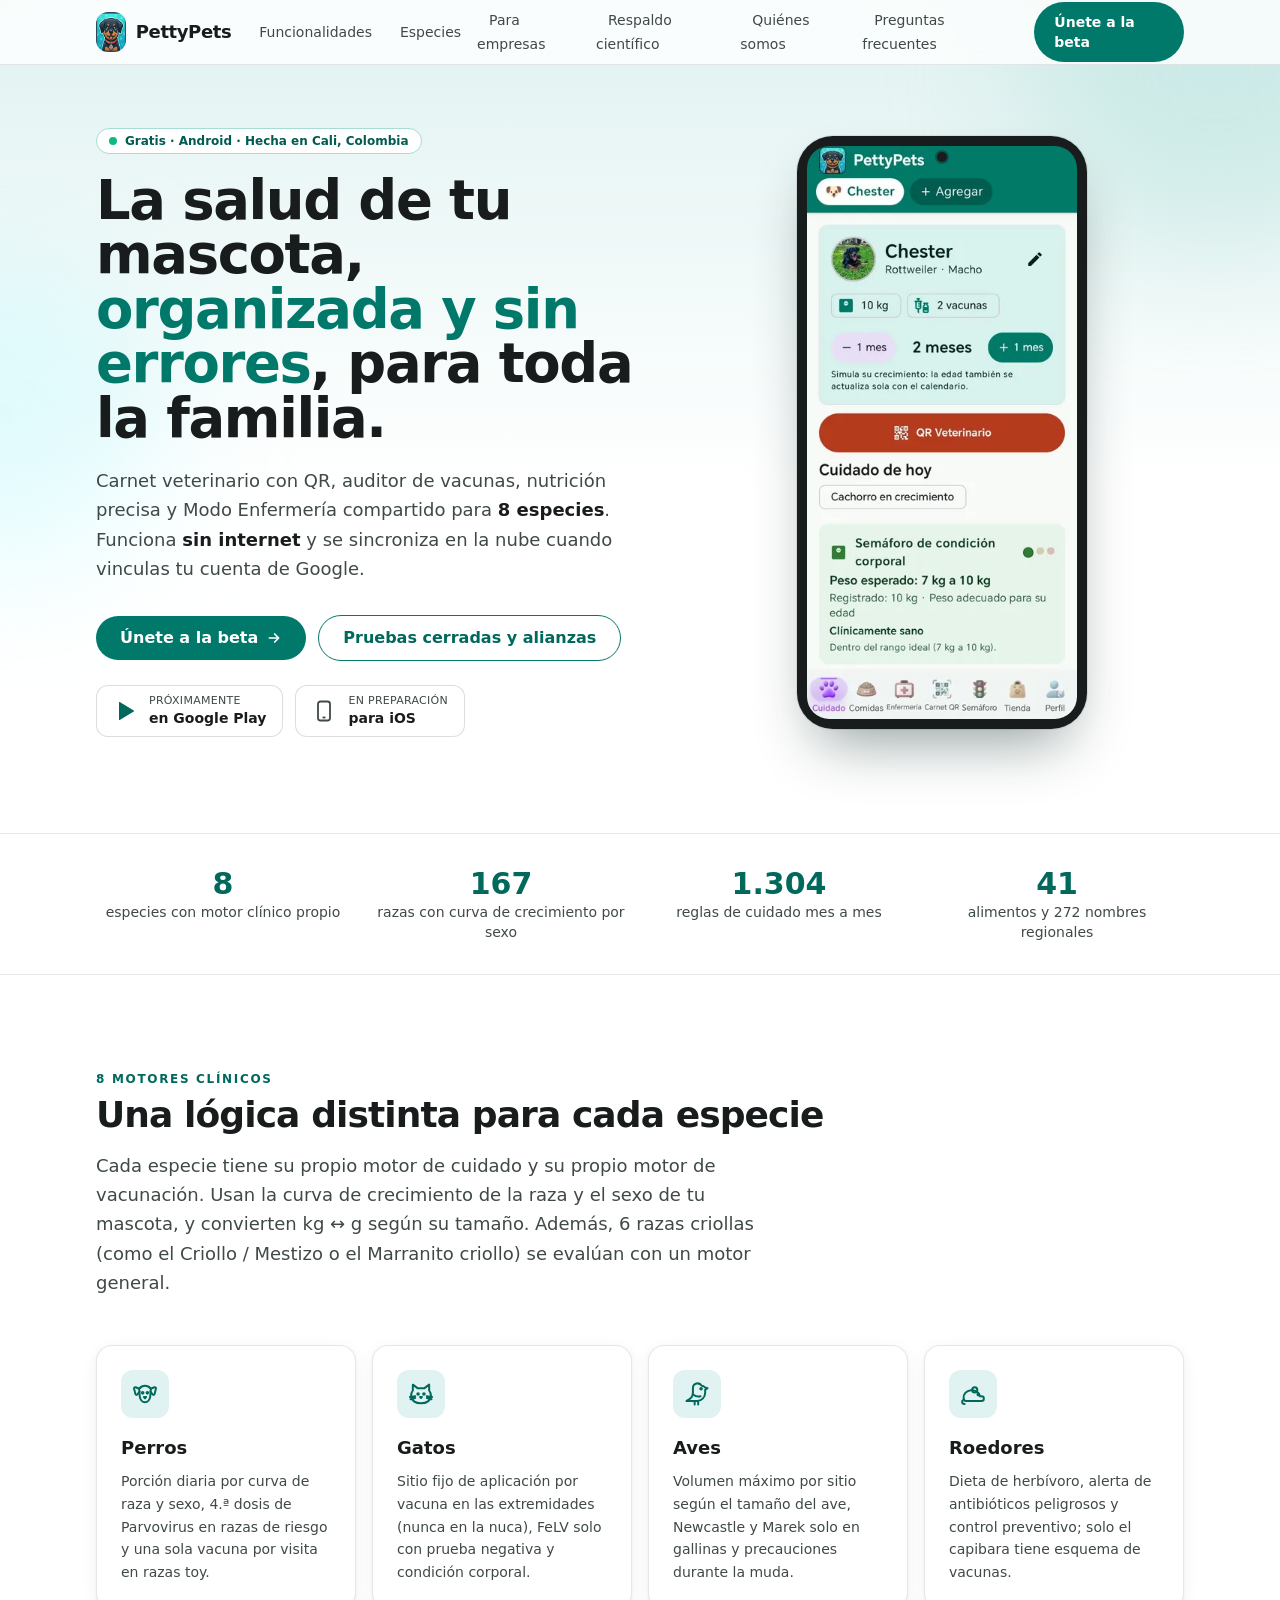
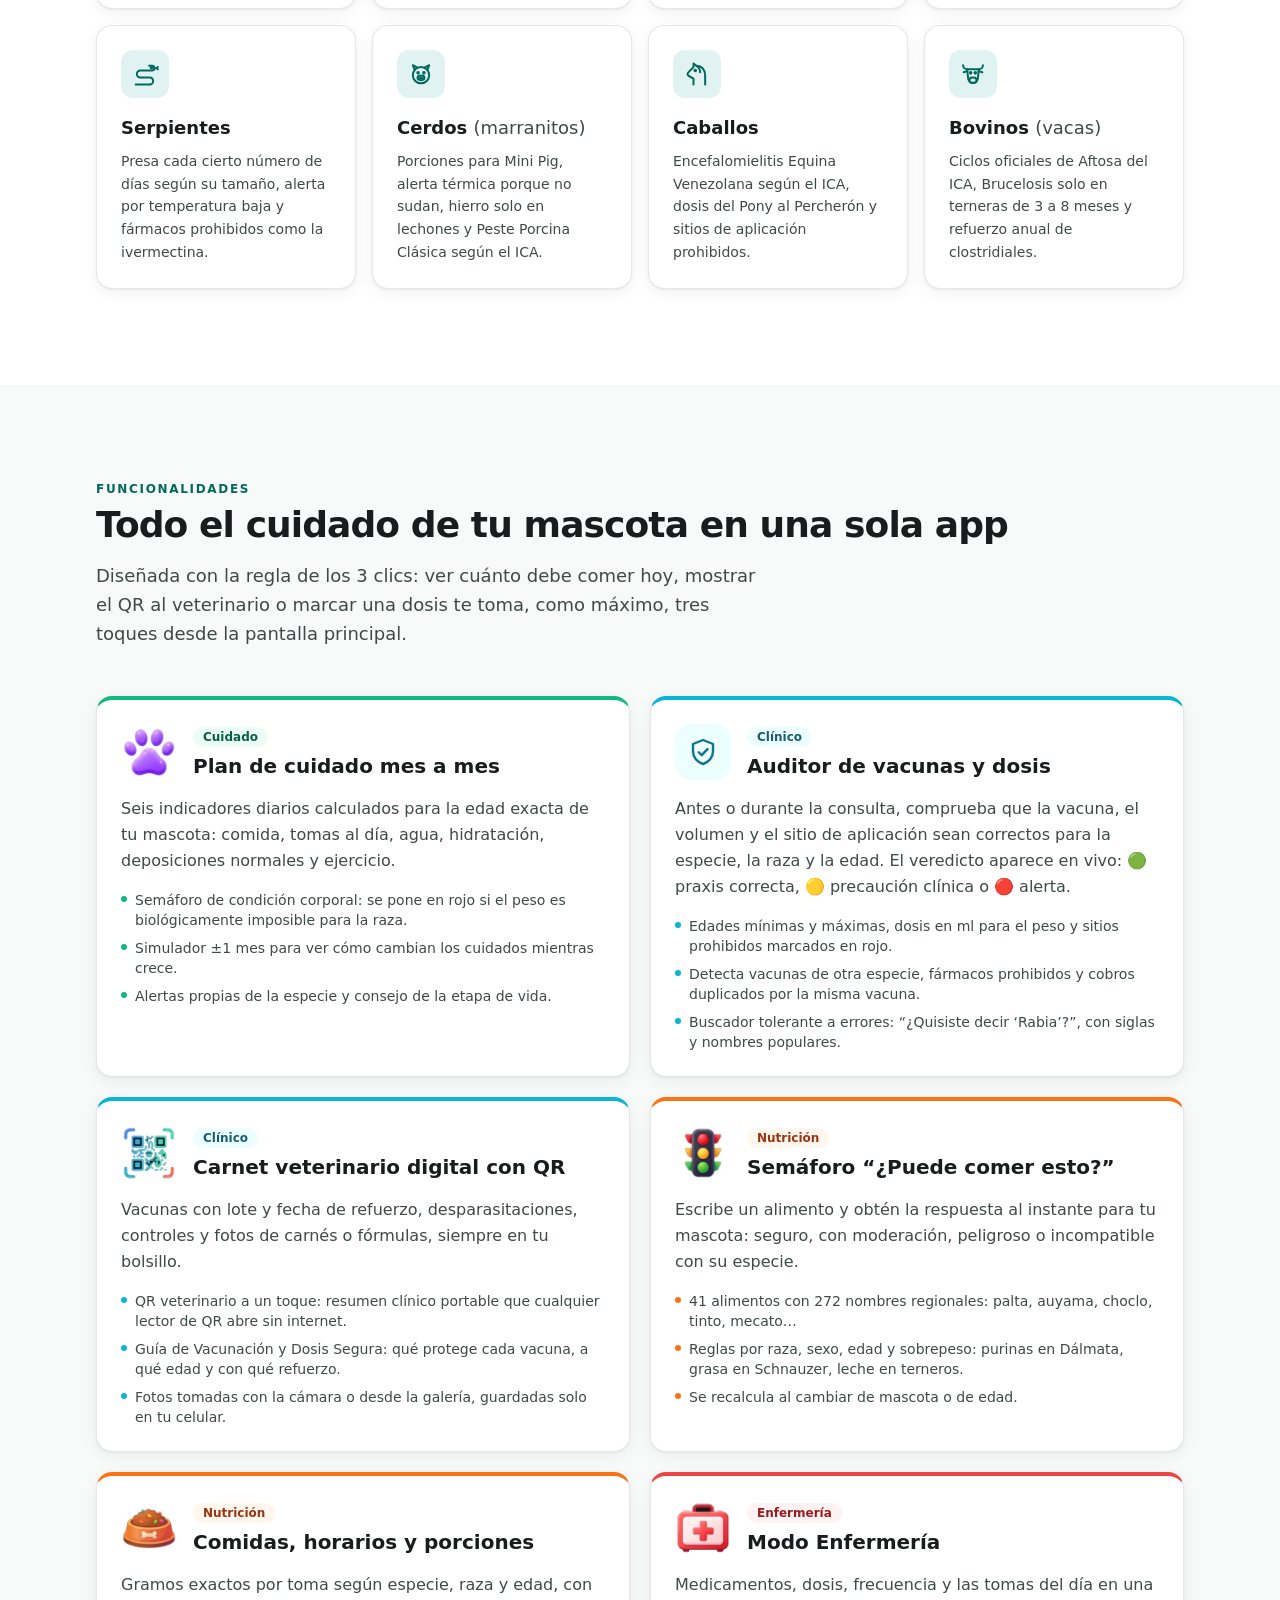
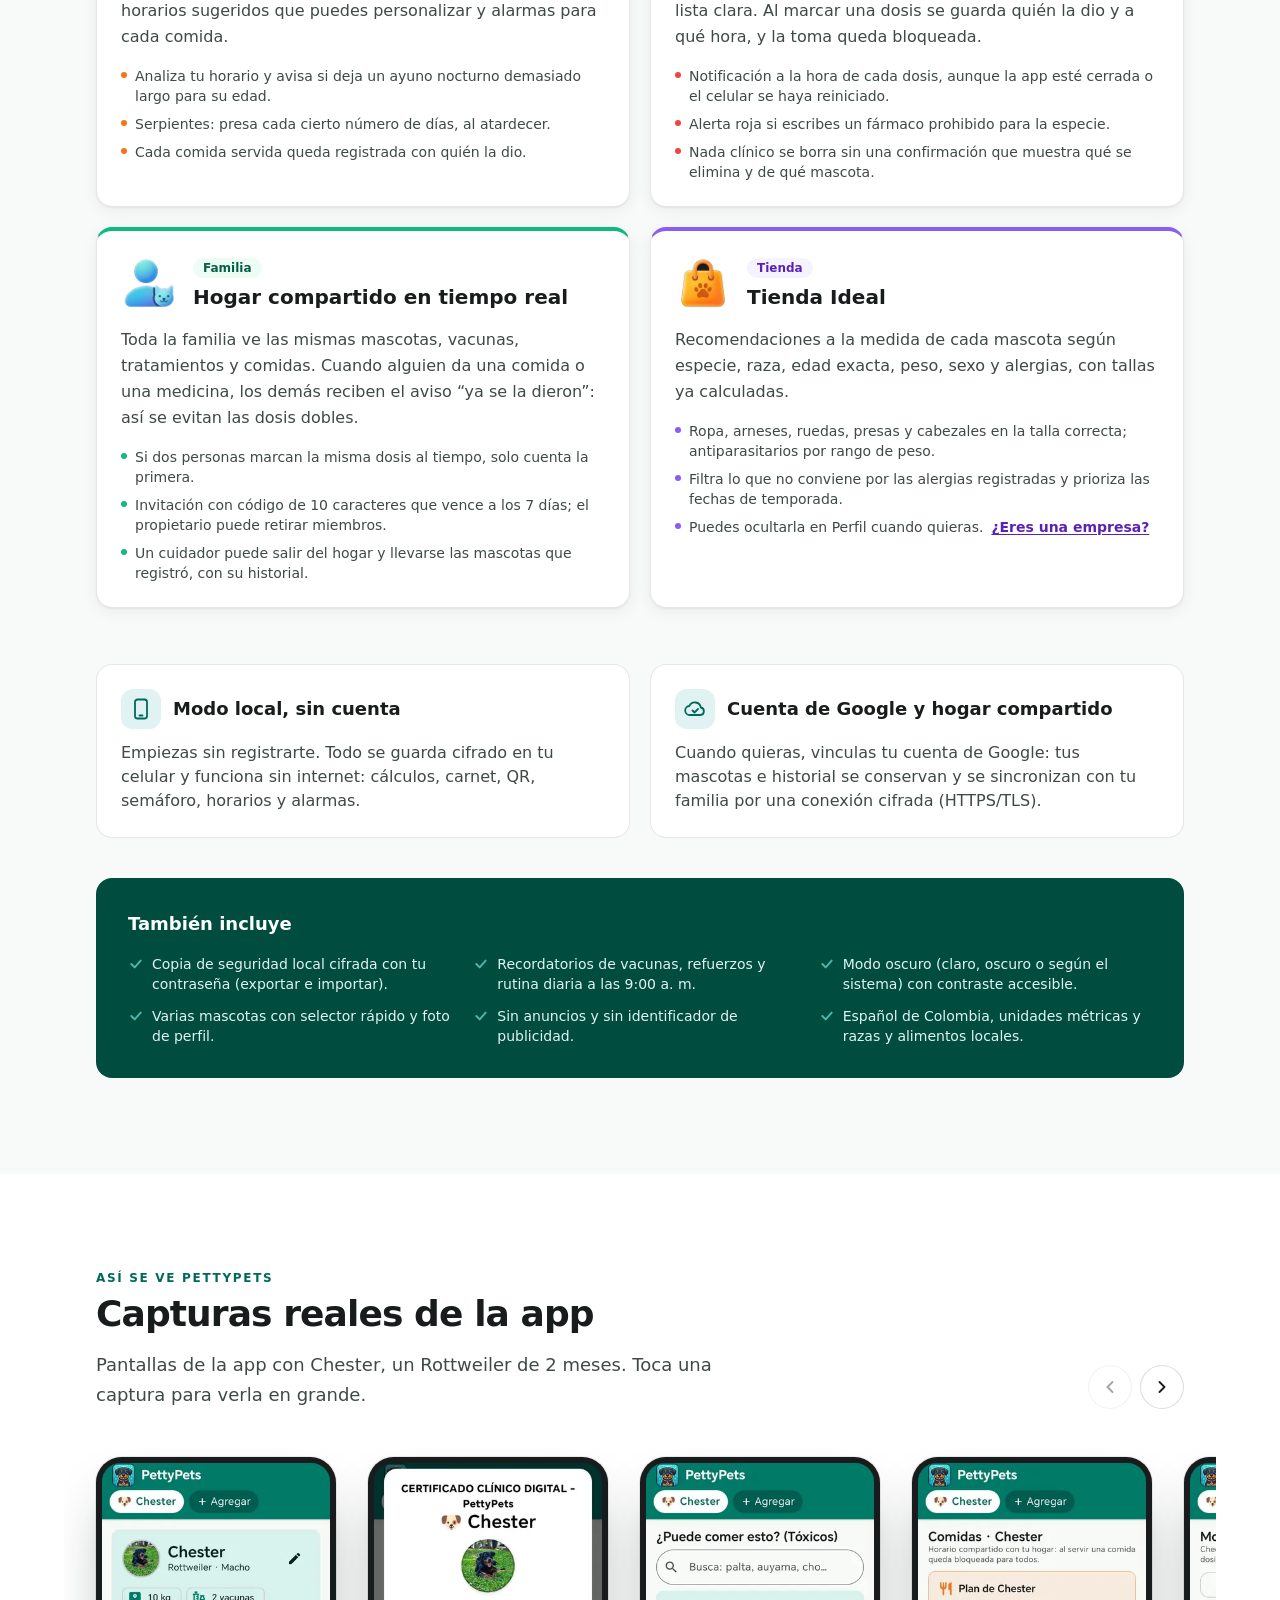
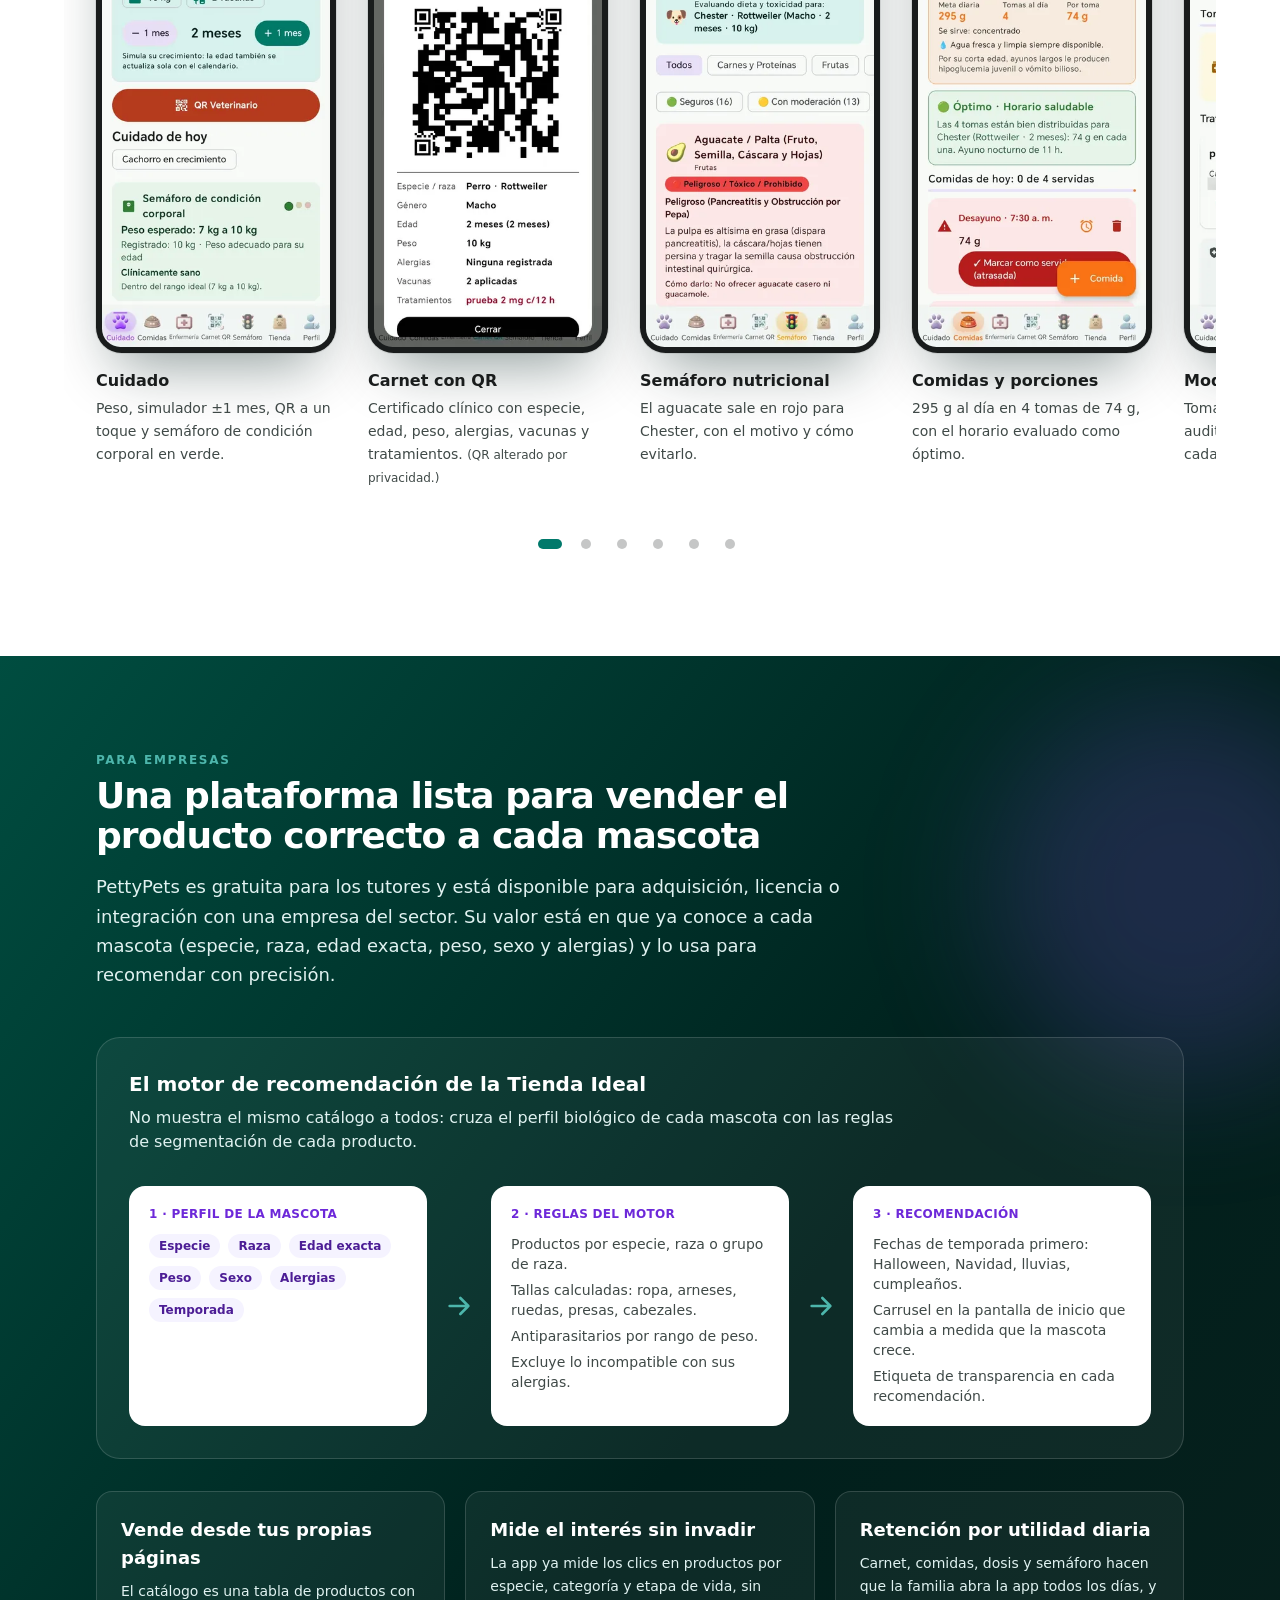
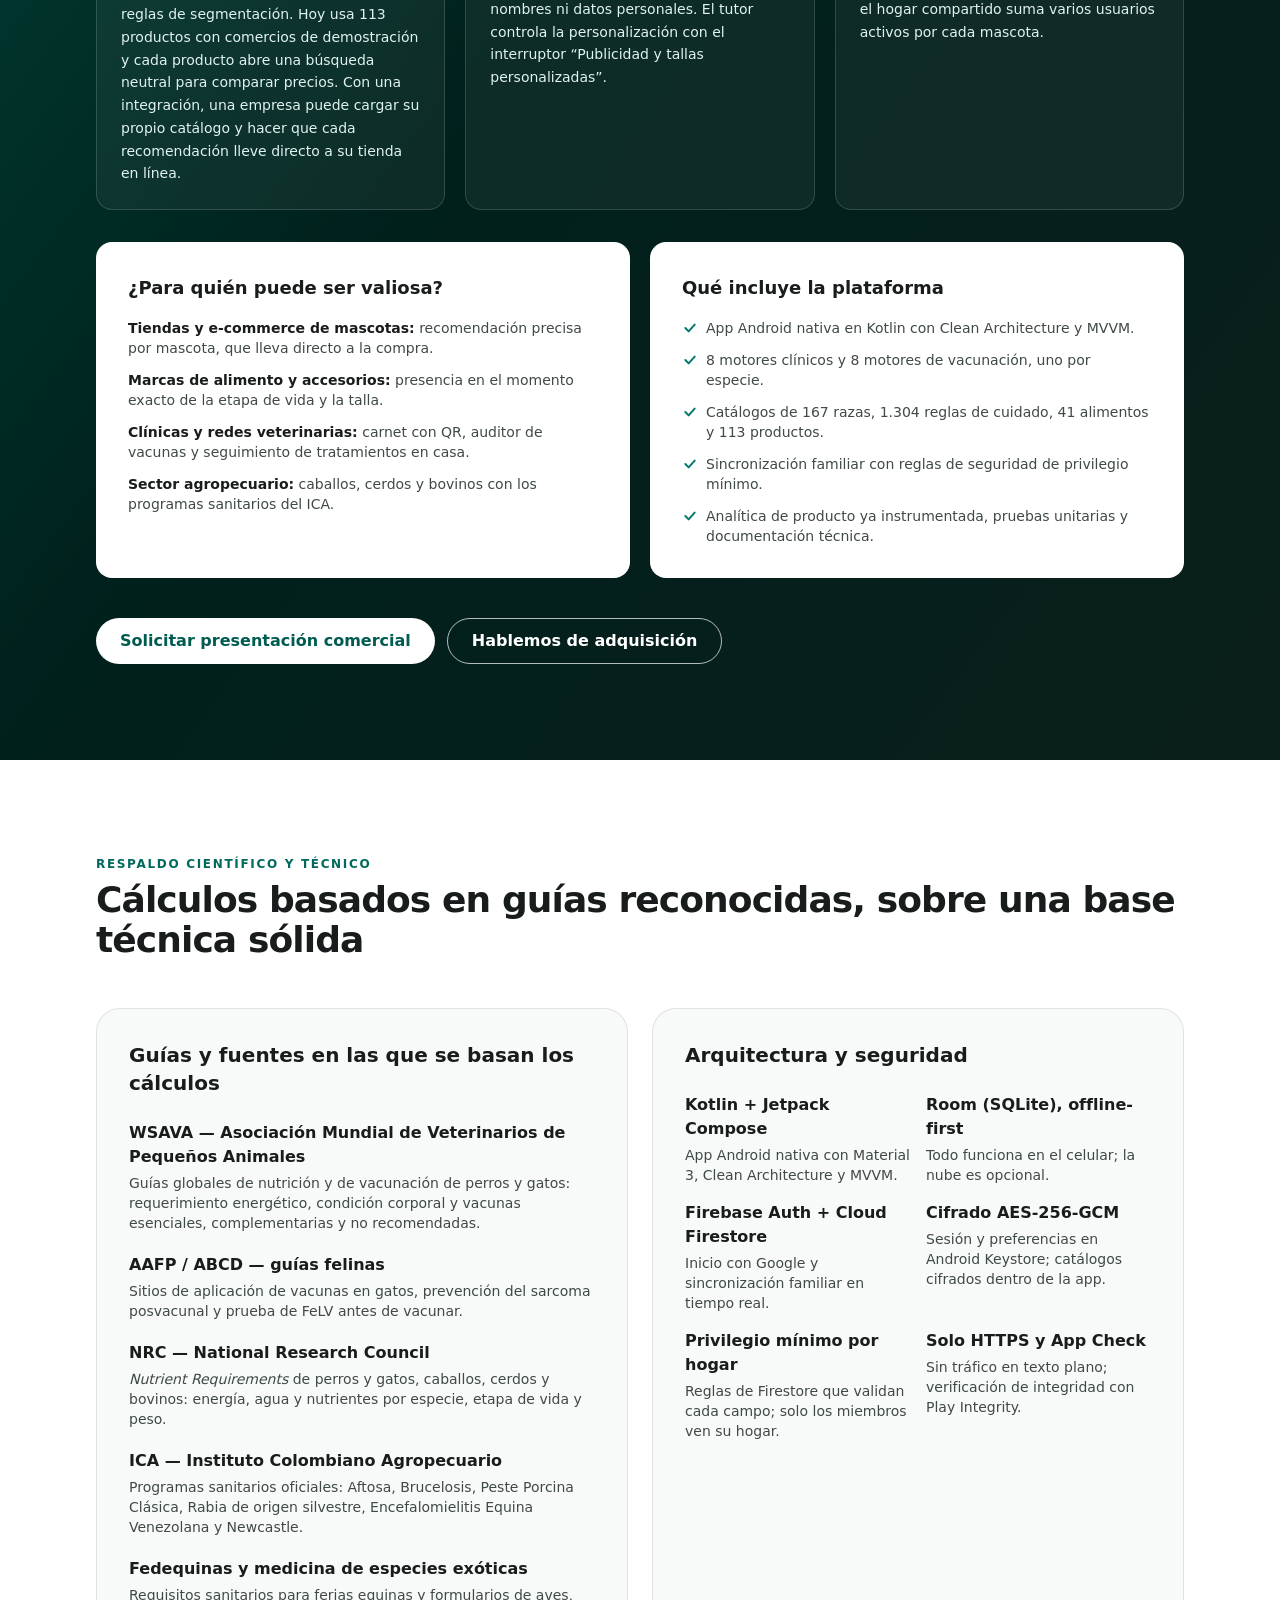
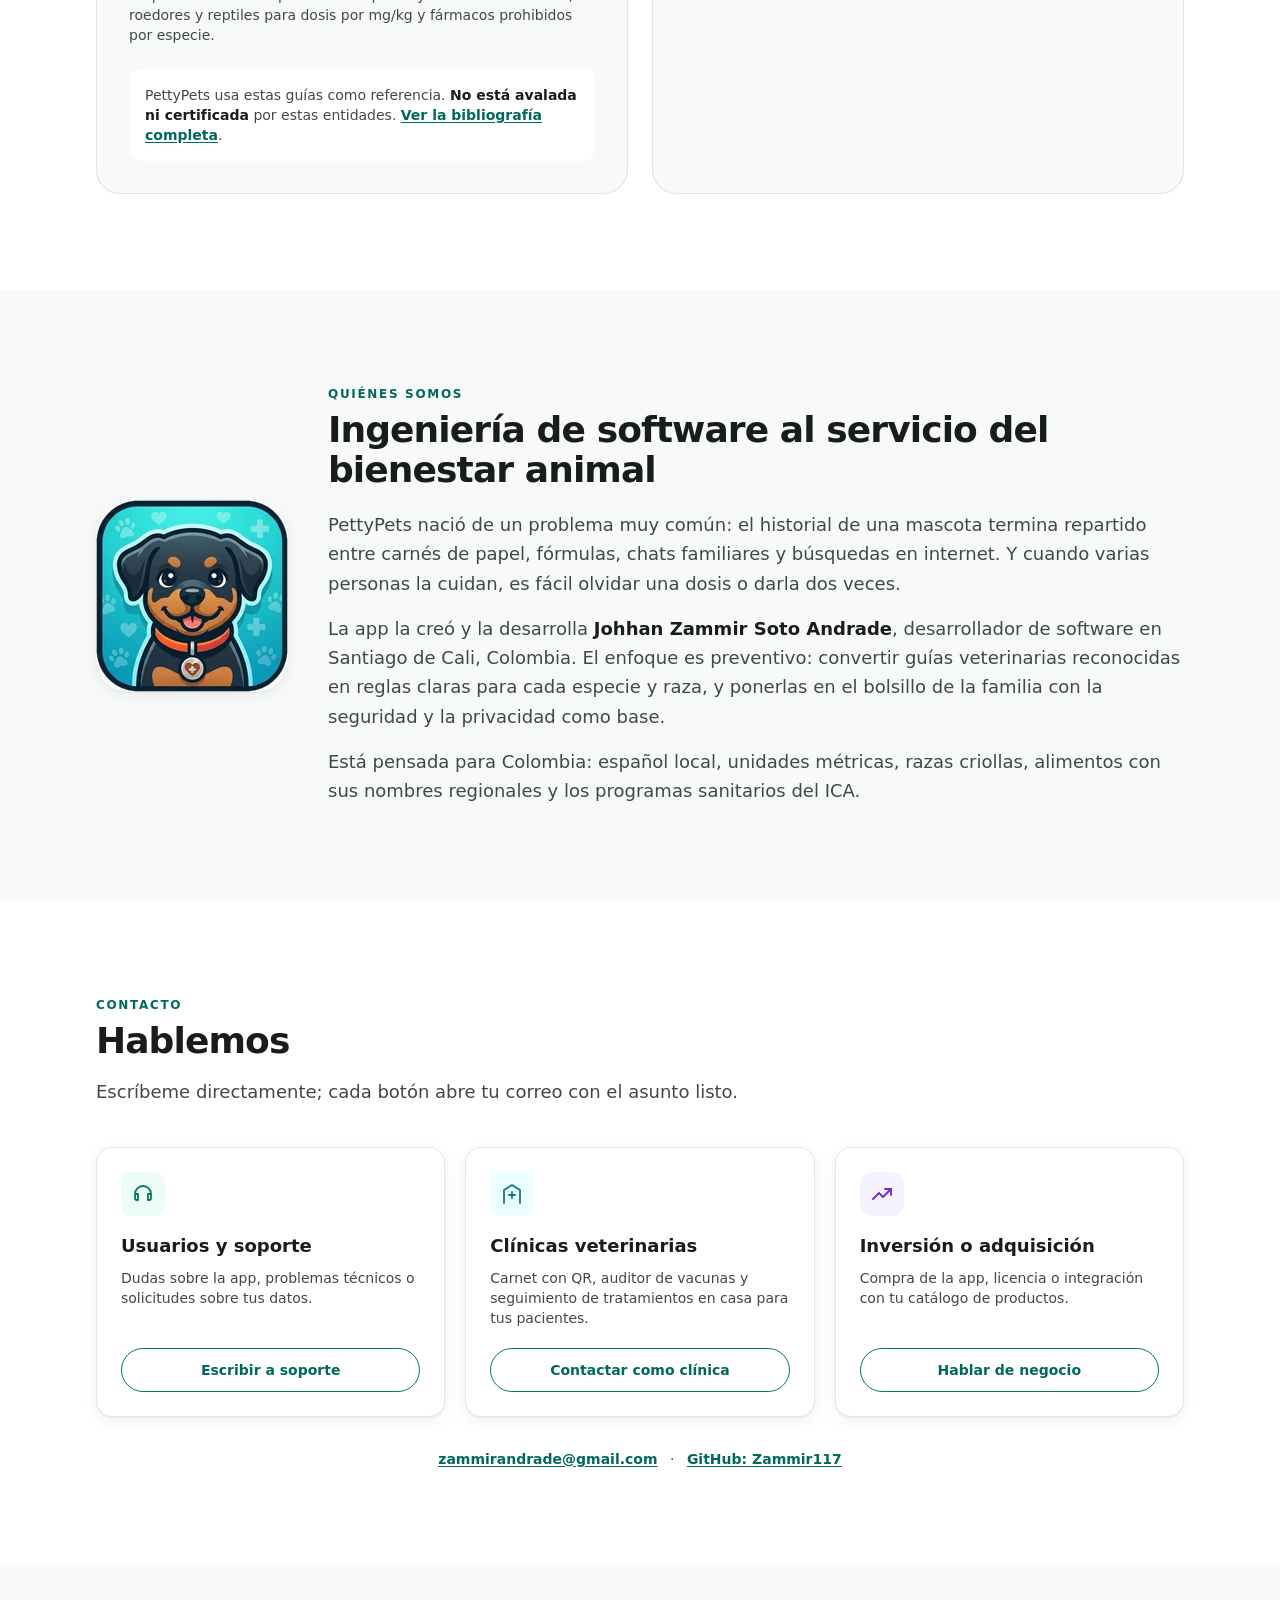
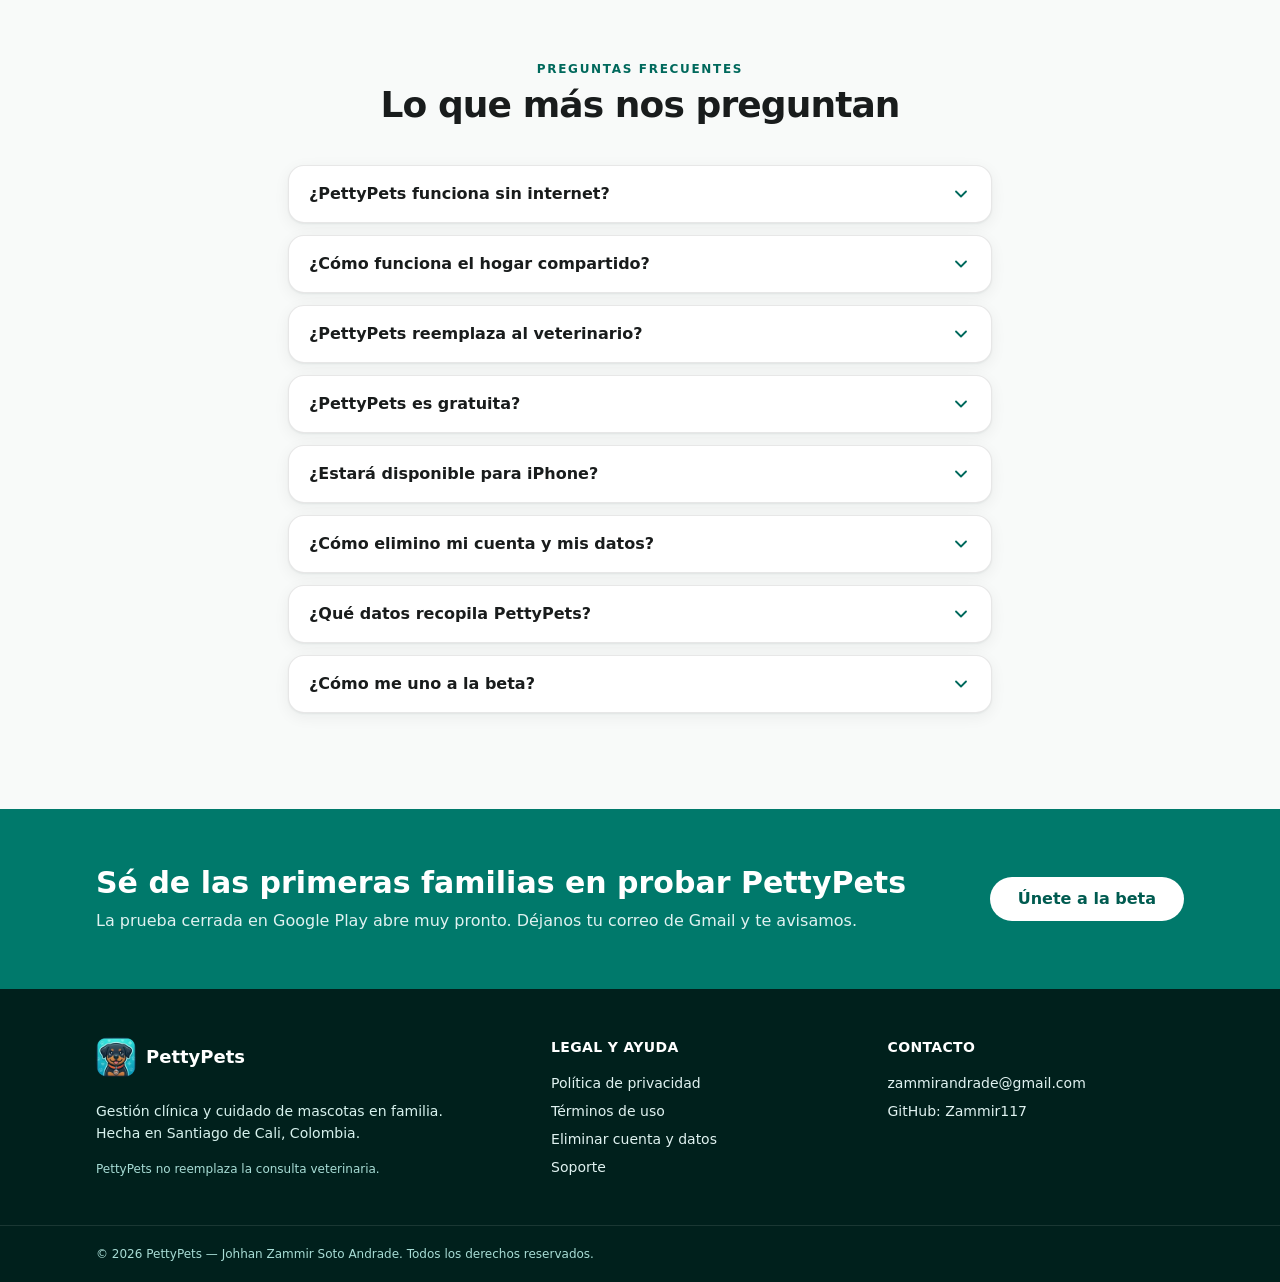
<file: index.html>
<!doctype html>
<html lang="es-CO">
<head>
  <meta charset="utf-8">
  <meta name="viewport" content="width=device-width, initial-scale=1">
  <title>PettyPets — Gestión clínica y cuidado de mascotas en familia</title>
  <meta name="description" content="App gratuita para 8 especies: carnet veterinario con QR, auditor de vacunas, semáforo de alimentos, porciones exactas y Modo Enfermería compartido en familia. Funciona sin internet. Hecha en Colombia.">
  <link rel="canonical" href="https://zammir117.github.io/">
  <meta name="theme-color" content="#00796B">
  <meta name="author" content="Johhan Zammir Soto Andrade">
  <link rel="icon" href="favicon.svg" type="image/svg+xml">
  <link rel="apple-touch-icon" href="apple-touch-icon.png">
  <link rel="stylesheet" href="assets/css/styles.css">

  <!-- Open Graph / Twitter -->
  <meta property="og:type" content="website">
  <meta property="og:site_name" content="PettyPets">
  <meta property="og:locale" content="es_CO">
  <meta property="og:title" content="PettyPets — Gestión clínica y cuidado de mascotas en familia">
  <meta property="og:description" content="Carnet veterinario con QR, auditor de vacunas, nutrición precisa y Modo Enfermería compartido para 8 especies. Gratis y sin internet.">
  <meta property="og:url" content="https://zammir117.github.io/">
  <meta property="og:image" content="https://zammir117.github.io/assets/og-image.png">
  <meta property="og:image:width" content="1200">
  <meta property="og:image:height" content="630">
  <meta property="og:image:alt" content="Logo de PettyPets junto a dos capturas de la app: la pantalla Cuidado de Chester y el semáforo de alimentos.">
  <meta name="twitter:card" content="summary_large_image">
  <meta name="twitter:title" content="PettyPets — Gestión clínica y cuidado de mascotas en familia">
  <meta name="twitter:description" content="Carnet veterinario con QR, auditor de vacunas, nutrición precisa y Modo Enfermería compartido para 8 especies.">
  <meta name="twitter:image" content="https://zammir117.github.io/assets/og-image.png">

  <script type="application/ld+json">
  {
    "@context": "https://schema.org",
    "@type": "MobileApplication",
    "name": "PettyPets",
    "url": "https://zammir117.github.io/",
    "image": "https://zammir117.github.io/assets/logo.png",
    "description": "App para la gestión clínica y el cuidado de mascotas en familia: 8 especies, carnet veterinario con QR, auditor de vacunas, semáforo nutricional, porciones exactas, Modo Enfermería y hogar compartido. Funciona sin internet y sincroniza en la nube al vincular una cuenta de Google.",
    "applicationCategory": "LifestyleApplication",
    "operatingSystem": "Android 8.0 o superior",
    "inLanguage": "es-CO",
    "isAccessibleForFree": true,
    "offers": { "@type": "Offer", "price": "0", "priceCurrency": "COP" },
    "author": {
      "@type": "Person",
      "name": "Johhan Zammir Soto Andrade",
      "url": "https://github.com/Zammir117",
      "address": { "@type": "PostalAddress", "addressLocality": "Santiago de Cali", "addressCountry": "CO" }
    },
    "publisher": { "@type": "Person", "name": "Johhan Zammir Soto Andrade" },
    "privacyPolicy": "https://zammir117.github.io/privacidad.html"
  }
  </script>
  <script type="application/ld+json">
  {
    "@context": "https://schema.org",
    "@type": "FAQPage",
    "mainEntity": [
      {
        "@type": "Question",
        "name": "¿PettyPets funciona sin internet?",
        "acceptedAnswer": { "@type": "Answer", "text": "Sí. Todos los cálculos, el carnet, el QR, el semáforo de alimentos, los horarios y las alarmas funcionan dentro del celular, sin conexión. Internet solo se necesita para iniciar sesión con Google, sincronizar un hogar compartido y eliminar una cuenta vinculada." }
      },
      {
        "@type": "Question",
        "name": "¿Cómo funciona el hogar compartido?",
        "acceptedAnswer": { "@type": "Answer", "text": "El propietario vincula su cuenta de Google, crea el hogar y genera desde Perfil un código de invitación de 10 caracteres que vence a los 7 días. Los cuidadores se unen con ese código. Mascotas, vacunas, tratamientos, horarios y tomas se sincronizan en tiempo real; cada toma queda firmada con el nombre de quien la dio y, si dos personas la marcan al mismo tiempo, solo cuenta la primera." }
      },
      {
        "@type": "Question",
        "name": "¿PettyPets reemplaza al veterinario?",
        "acceptedAnswer": { "@type": "Answer", "text": "No. PettyPets es una herramienta informativa, organizativa y preventiva. No sustituye el diagnóstico, la prescripción ni la atención presencial de un médico veterinario. Ante una emergencia, acude de inmediato a un veterinario." }
      },
      {
        "@type": "Question",
        "name": "¿PettyPets es gratuita?",
        "acceptedAnswer": { "@type": "Answer", "text": "Sí. PettyPets es gratuita para los tutores: no tiene compras dentro de la app, no muestra anuncios y no usa el identificador de publicidad del celular." }
      },
      {
        "@type": "Question",
        "name": "¿Estará disponible para iPhone?",
        "acceptedAnswer": { "@type": "Answer", "text": "Por ahora PettyPets es una app para Android 8.0 o superior. La versión para iPhone está en preparación y todavía no tiene fecha de lanzamiento." }
      },
      {
        "@type": "Question",
        "name": "¿Cómo elimino mi cuenta y mis datos?",
        "acceptedAnswer": { "@type": "Answer", "text": "En la app: Perfil, tarjeta Privacidad y cuenta, botón Eliminar mi cuenta y todos mis datos. Si ya desinstalaste la app, escribe a zammirandrade@gmail.com desde el correo de tu cuenta de Google con el asunto Eliminar cuenta PettyPets. Los detalles están en https://zammir117.github.io/eliminar-cuenta.html." }
      },
      {
        "@type": "Question",
        "name": "¿Qué datos recopila PettyPets?",
        "acceptedAnswer": { "@type": "Answer", "text": "En modo local todo queda en el celular. Si vinculas Google, se guardan tu nombre, correo y foto de perfil de Google y los datos de tu hogar en Firebase. Con tu permiso, que puedes retirar en Perfil, se envían estadísticas de uso y reportes de fallos sin tu nombre, tu correo, nombres de mascotas, fotos ni lo que escribes. Las fotos de las mascotas y de los carnés nunca salen del celular." }
      },
      {
        "@type": "Question",
        "name": "¿Cómo me uno a la beta?",
        "acceptedAnswer": { "@type": "Answer", "text": "Escribe a zammirandrade@gmail.com con el asunto Quiero unirme a la beta cerrada de PettyPets e indica el correo de Gmail que usas en Google Play. Cuando Google apruebe la prueba cerrada recibirás el enlace para instalar la app desde Google Play." }
      }
    ]
  }
  </script>
  <script src="assets/js/main.js" defer></script>
</head>
<body>
  <a href="#contenido" class="skip-link">Saltar al contenido</a>

  <!-- ============================================================ NAVBAR -->
  <header class="fixed inset-x-0 top-0 z-50 border-b border-ink/10 bg-white/90 backdrop-blur supports-[backdrop-filter]:bg-white/80" data-header>
    <nav class="container-site flex h-16 items-center justify-between gap-4" aria-label="Principal">
      <a href="#inicio" class="flex items-center gap-2.5 rounded-lg font-extrabold tracking-tight text-ink">
        <picture>
          <source srcset="assets/img/logo-96.webp" type="image/webp">
          <img src="assets/logo.png" width="40" height="40" alt="" class="h-10 w-10 rounded-xl">
        </picture>
        <span class="text-lg">PettyPets</span>
      </a>

      <ul class="hidden items-center gap-1 xl:flex">
        <li><a class="nav-link" href="#funcionalidades">Funcionalidades</a></li>
        <li><a class="nav-link" href="#especies">Especies</a></li>
        <li><a class="nav-link" href="#empresas">Para empresas</a></li>
        <li><a class="nav-link" href="#respaldo">Respaldo científico</a></li>
        <li><a class="nav-link" href="#quienes-somos">Quiénes somos</a></li>
        <li><a class="nav-link" href="#faq">Preguntas frecuentes</a></li>
      </ul>

      <div class="flex items-center gap-2">
        <a href="mailto:zammirandrade@gmail.com?subject=Quiero%20unirme%20a%20la%20beta%20cerrada%20de%20PettyPets&amp;body=Hola%2C%20Johhan%3A%0A%0AQuiero%20probar%20PettyPets%20antes%20del%20lanzamiento.%0A%0ACorreo%20de%20Google%20%28Gmail%29%20que%20uso%20en%20Google%20Play%3A%20%0AModelo%20de%20celular%20y%20versi%C3%B3n%20de%20Android%3A%20%0AEspecies%20que%20cuido%3A%20%0A%0AGracias." class="btn-primary hidden sm:inline-flex">Únete a la beta</a>
        <button type="button" class="inline-flex h-11 w-11 items-center justify-center rounded-lg text-ink hover:bg-brand-50 xl:hidden" aria-expanded="false" aria-controls="menu-movil" data-menu-button>
          <span class="sr-only" data-menu-label>Abrir menú</span>
          <svg class="h-6 w-6" viewBox="0 0 24 24" fill="none" stroke="currentColor" stroke-width="2" stroke-linecap="round" aria-hidden="true"><path d="M4 7h16M4 12h16M4 17h16"/></svg>
        </button>
      </div>
    </nav>
    <div id="menu-movil" class="hidden border-t border-ink/10 bg-white xl:hidden" data-menu>
      <ul class="container-site flex flex-col gap-1 py-3">
        <li><a class="nav-link block text-base" href="#funcionalidades">Funcionalidades</a></li>
        <li><a class="nav-link block text-base" href="#especies">Especies</a></li>
        <li><a class="nav-link block text-base" href="#empresas">Para empresas</a></li>
        <li><a class="nav-link block text-base" href="#respaldo">Respaldo científico</a></li>
        <li><a class="nav-link block text-base" href="#quienes-somos">Quiénes somos</a></li>
        <li><a class="nav-link block text-base" href="#faq">Preguntas frecuentes</a></li>
        <li class="pt-2"><a href="mailto:zammirandrade@gmail.com?subject=Quiero%20unirme%20a%20la%20beta%20cerrada%20de%20PettyPets&amp;body=Hola%2C%20Johhan%3A%0A%0AQuiero%20probar%20PettyPets%20antes%20del%20lanzamiento.%0A%0ACorreo%20de%20Google%20%28Gmail%29%20que%20uso%20en%20Google%20Play%3A%20%0AModelo%20de%20celular%20y%20versi%C3%B3n%20de%20Android%3A%20%0AEspecies%20que%20cuido%3A%20%0A%0AGracias." class="btn-primary w-full">Únete a la beta</a></li>
      </ul>
    </div>
  </header>

  <main id="contenido">
    <!-- ============================================================ HERO -->
    <section id="inicio" class="relative overflow-hidden bg-gradient-to-b from-brand-50 via-white to-white pt-28 sm:pt-32">
      <div aria-hidden="true" class="pointer-events-none absolute -right-32 -top-32 h-96 w-96 rounded-full bg-brand-200/40 blur-3xl"></div>
      <div aria-hidden="true" class="pointer-events-none absolute -left-40 top-64 h-80 w-80 rounded-full bg-cyan-200/30 blur-3xl"></div>

      <div class="container-site relative grid items-center gap-12 pb-16 lg:grid-cols-[1.15fr_1fr] lg:pb-24">
        <div class="text-center lg:text-left">
          <p class="inline-flex items-center gap-2 rounded-full border border-brand-200 bg-white px-3 py-1 text-xs font-semibold text-brand-800">
            <span class="h-2 w-2 rounded-full bg-emerald-500" aria-hidden="true"></span>
            Gratis · Android · Hecha en Cali, Colombia
          </p>
          <h1 class="mt-5 text-4xl font-extrabold leading-[1.1] tracking-tight text-ink sm:text-5xl lg:text-[3.4rem]">
            La salud de tu mascota, <span class="text-brand-600">organizada y sin errores</span>, para toda la familia.
          </h1>
          <p class="mx-auto mt-5 max-w-xl text-lg leading-relaxed text-ink-soft lg:mx-0">
            Carnet veterinario con QR, auditor de vacunas, nutrición precisa y Modo Enfermería compartido para <strong class="text-ink">8 especies</strong>.
            Funciona <strong class="text-ink">sin internet</strong> y se sincroniza en la nube cuando vinculas tu cuenta de Google.
          </p>

          <div class="mt-8 flex flex-col items-center gap-3 sm:flex-row sm:justify-center lg:justify-start">
            <a href="mailto:zammirandrade@gmail.com?subject=Quiero%20unirme%20a%20la%20beta%20cerrada%20de%20PettyPets&amp;body=Hola%2C%20Johhan%3A%0A%0AQuiero%20probar%20PettyPets%20antes%20del%20lanzamiento.%0A%0ACorreo%20de%20Google%20%28Gmail%29%20que%20uso%20en%20Google%20Play%3A%20%0AModelo%20de%20celular%20y%20versi%C3%B3n%20de%20Android%3A%20%0AEspecies%20que%20cuido%3A%20%0A%0AGracias." class="btn-primary px-6 text-base">
              Únete a la beta
              <svg class="h-4 w-4" viewBox="0 0 24 24" fill="none" stroke="currentColor" stroke-width="2.5" stroke-linecap="round" stroke-linejoin="round" aria-hidden="true"><path d="M5 12h14M13 6l6 6-6 6"/></svg>
            </a>
            <a href="mailto:zammirandrade@gmail.com?subject=Pruebas%20cerradas%20y%20alianzas%20con%20PettyPets&amp;body=Hola%2C%20Johhan%3A%0A%0AMe%20interesa%20PettyPets%20para%3A%0A%5B%20%5D%20Participar%20en%20las%20pruebas%20cerradas%0A%5B%20%5D%20Una%20alianza%20comercial%0A%0ANombre%20/%20empresa%3A%20%0ACu%C3%A9ntame%20brevemente%20tu%20propuesta%3A%20%0A" class="btn-secondary px-6 text-base">Pruebas cerradas y alianzas</a>
          </div>

          <!-- Estado en tiendas. Al publicar: reemplazar el primer bloque por la insignia oficial
               "Disponible en Google Play" enlazada a {{URL_PLAY_STORE}} (ver README). -->
          <ul class="mt-6 flex flex-col items-center gap-3 sm:flex-row sm:justify-center lg:justify-start" aria-label="Disponibilidad en tiendas">
            <li class="store-status">
              <svg class="h-6 w-6 text-brand-700" viewBox="0 0 24 24" fill="currentColor" aria-hidden="true"><path d="M6 3.5v17a.5.5 0 0 0 .76.43l14-8.5a.5.5 0 0 0 0-.86l-14-8.5A.5.5 0 0 0 6 3.5z"/></svg>
              <span class="leading-tight"><span class="block text-[11px] font-medium uppercase tracking-wide text-ink-soft">Próximamente</span><span class="block text-sm font-bold">en Google Play</span></span>
            </li>
            <li class="store-status">
              <svg class="h-6 w-6 text-ink-soft" viewBox="0 0 24 24" fill="none" stroke="currentColor" stroke-width="1.8" aria-hidden="true"><rect x="6" y="2.5" width="12" height="19" rx="2.5"/><path d="M10.5 18.5h3"/></svg>
              <span class="leading-tight"><span class="block text-[11px] font-medium uppercase tracking-wide text-ink-soft">En preparación</span><span class="block text-sm font-bold">para iOS</span></span>
            </li>
          </ul>
        </div>

        <!-- Mockup de teléfono con la captura real de la pantalla Cuidado (sin lazy: es el elemento principal). -->
        <div class="relative">
          <div class="phone">
            <div class="phone-notch" aria-hidden="true"></div>
            <div class="phone-screen">
              <img src="assets/screenshots/cuidado-720.webp" srcset="assets/screenshots/cuidado-360.webp 360w, assets/screenshots/cuidado-720.webp 720w" sizes="(min-width: 640px) 270px, 240px" width="720" height="1530" alt="Pantalla Cuidado de Chester, un Rottweiler de 2 meses y 10 kg, con el simulador de crecimiento y el semáforo de condición corporal en verde" fetchpriority="high" decoding="async">
            </div>
          </div>
        </div>
      </div>

      <!-- Cifras del catálogo (datos reales del proyecto, no de usuarios) -->
      <div class="border-y border-ink/10 bg-white">
        <dl class="container-site grid grid-cols-2 gap-6 py-8 text-center md:grid-cols-4">
          <div class="flex flex-col"><dt class="text-sm text-ink-soft">especies con motor clínico propio</dt><dd class="order-first text-3xl font-extrabold text-brand-700">8</dd></div>
          <div class="flex flex-col"><dt class="text-sm text-ink-soft">razas con curva de crecimiento por sexo</dt><dd class="order-first text-3xl font-extrabold text-brand-700">167</dd></div>
          <div class="flex flex-col"><dt class="text-sm text-ink-soft">reglas de cuidado mes a mes</dt><dd class="order-first text-3xl font-extrabold text-brand-700">1.304</dd></div>
          <div class="flex flex-col"><dt class="text-sm text-ink-soft">alimentos y 272 nombres regionales</dt><dd class="order-first text-3xl font-extrabold text-brand-700">41</dd></div>
        </dl>
      </div>
    </section>

    <!-- ============================================================ ESPECIES -->
    <section id="especies" class="section bg-white" aria-labelledby="especies-titulo">
      <div class="container-site">
        <p class="eyebrow">8 motores clínicos</p>
        <h2 id="especies-titulo" class="section-title">Una lógica distinta para cada especie</h2>
        <p class="section-lead">Cada especie tiene su propio motor de cuidado y su propio motor de vacunación. Usan la curva de crecimiento de la raza y el sexo de tu mascota, y convierten kg ↔ g según su tamaño. Además, 6 razas criollas (como el Criollo / Mestizo o el Marranito criollo) se evalúan con un motor general.</p>

        <ul class="mt-12 grid gap-4 sm:grid-cols-2 lg:grid-cols-4">
          <li class="card">
            <span class="flex h-12 w-12 items-center justify-center rounded-xl bg-brand-50 text-brand-700">
              <svg class="h-7 w-7" viewBox="0 0 24 24" fill="none" stroke="currentColor" stroke-width="1.7" stroke-linecap="round" stroke-linejoin="round" aria-hidden="true"><path d="M7 7.5C8.3 5.9 10 5 12 5s3.7.9 5 2.5l-.5 6.5c-.3 3-2.3 5-4.5 5s-4.2-2-4.5-5z"/><path d="M7 7.5 4 6.2c-.8-.3-1.6.4-1.4 1.2l1.2 4.6c.2.8 1.2 1 1.7.4L7.3 10"/><path d="m17 7.5 3-1.3c.8-.3 1.6.4 1.4 1.2l-1.2 4.6c-.2.8-1.2 1-1.7.4L16.7 10"/><path d="M11 14.5h2l-1 1.2z" fill="currentColor"/><circle cx="10" cy="11" r=".7" fill="currentColor"/><circle cx="14" cy="11" r=".7" fill="currentColor"/></svg>
            </span>
            <h3 class="mt-4 text-lg font-bold">Perros</h3>
            <p class="mt-2 text-sm leading-relaxed text-ink-soft">Porción diaria por curva de raza y sexo, 4.ª dosis de Parvovirus en razas de riesgo y una sola vacuna por visita en razas toy.</p>
          </li>
          <li class="card">
            <span class="flex h-12 w-12 items-center justify-center rounded-xl bg-brand-50 text-brand-700">
              <svg class="h-7 w-7" viewBox="0 0 24 24" fill="none" stroke="currentColor" stroke-width="1.7" stroke-linecap="round" stroke-linejoin="round" aria-hidden="true"><path d="M5 9V4l4 3h6l4-3v5c1 1.3 1.5 2.8 1.5 4.5C20.5 17.6 16.7 20 12 20s-8.5-2.4-8.5-6.5C3.5 11.8 4 10.3 5 9z"/><path d="M11.2 14.5h1.6L12 15.4z" fill="currentColor"/><path d="M2.5 14.5 7 14m-4 2.5L7 15.5m14.5-1L17 14m4 2.5-4-1"/><circle cx="9.5" cy="12" r=".7" fill="currentColor"/><circle cx="14.5" cy="12" r=".7" fill="currentColor"/></svg>
            </span>
            <h3 class="mt-4 text-lg font-bold">Gatos</h3>
            <p class="mt-2 text-sm leading-relaxed text-ink-soft">Sitio fijo de aplicación por vacuna en las extremidades (nunca en la nuca), FeLV solo con prueba negativa y condición corporal.</p>
          </li>
          <li class="card">
            <span class="flex h-12 w-12 items-center justify-center rounded-xl bg-brand-50 text-brand-700">
              <svg class="h-7 w-7" viewBox="0 0 24 24" fill="none" stroke="currentColor" stroke-width="1.7" stroke-linecap="round" stroke-linejoin="round" aria-hidden="true"><path d="M16 5a4 4 0 0 0-7.5 1.9V11c0 3.3-2 5.5-5.5 7h9a7 7 0 0 0 7-7V8.5L21 7l-2.2-.7A4 4 0 0 0 16 5z"/><path d="M9 12.5c1.5 1.5 3.5 2 6 1.5"/><path d="M10 18v3m3-3v3"/><circle cx="15.5" cy="7.5" r=".7" fill="currentColor"/></svg>
            </span>
            <h3 class="mt-4 text-lg font-bold">Aves</h3>
            <p class="mt-2 text-sm leading-relaxed text-ink-soft">Volumen máximo por sitio según el tamaño del ave, Newcastle y Marek solo en gallinas y precauciones durante la muda.</p>
          </li>
          <li class="card">
            <span class="flex h-12 w-12 items-center justify-center rounded-xl bg-brand-50 text-brand-700">
              <svg class="h-7 w-7" viewBox="0 0 24 24" fill="none" stroke="currentColor" stroke-width="1.7" stroke-linecap="round" stroke-linejoin="round" aria-hidden="true"><path d="M4 15.5a7 6 0 0 1 14-1.5h1.3a2 2 0 0 1 0 4H6a2 2 0 0 1-2-2.5z"/><circle cx="13.5" cy="8.5" r="2.2"/><path d="M4.5 16.8C2 17.3 2 20.5 4.8 20.5"/><circle cx="16.5" cy="12.5" r=".7" fill="currentColor"/></svg>
            </span>
            <h3 class="mt-4 text-lg font-bold">Roedores</h3>
            <p class="mt-2 text-sm leading-relaxed text-ink-soft">Dieta de herbívoro, alerta de antibióticos peligrosos y control preventivo; solo el capibara tiene esquema de vacunas.</p>
          </li>
          <li class="card">
            <span class="flex h-12 w-12 items-center justify-center rounded-xl bg-brand-50 text-brand-700">
              <svg class="h-7 w-7" viewBox="0 0 24 24" fill="none" stroke="currentColor" stroke-width="1.7" stroke-linecap="round" stroke-linejoin="round" aria-hidden="true"><path d="M15.5 5H18a2 2 0 0 1 0 4H8a3 3 0 0 0 0 6h8a3 3 0 0 1 0 6H4"/><path d="M20 7h2m0 0 1-1m-1 1 1 1"/><circle cx="17.5" cy="6.6" r=".6" fill="currentColor"/></svg>
            </span>
            <h3 class="mt-4 text-lg font-bold">Serpientes</h3>
            <p class="mt-2 text-sm leading-relaxed text-ink-soft">Presa cada cierto número de días según su tamaño, alerta por temperatura baja y fármacos prohibidos como la ivermectina.</p>
          </li>
          <li class="card">
            <span class="flex h-12 w-12 items-center justify-center rounded-xl bg-brand-50 text-brand-700">
              <svg class="h-7 w-7" viewBox="0 0 24 24" fill="none" stroke="currentColor" stroke-width="1.7" stroke-linecap="round" stroke-linejoin="round" aria-hidden="true"><circle cx="12" cy="13" r="7"/><path d="M6.6 8.6 5 4.5l4 2m8.4 2.1L19 4.5l-4 2"/><ellipse cx="12" cy="15.3" rx="3" ry="2"/><circle cx="11" cy="15.3" r=".5" fill="currentColor"/><circle cx="13" cy="15.3" r=".5" fill="currentColor"/><circle cx="9.5" cy="11" r=".7" fill="currentColor"/><circle cx="14.5" cy="11" r=".7" fill="currentColor"/></svg>
            </span>
            <h3 class="mt-4 text-lg font-bold">Cerdos <span class="font-medium text-ink-soft">(marranitos)</span></h3>
            <p class="mt-2 text-sm leading-relaxed text-ink-soft">Porciones para Mini Pig, alerta térmica porque no sudan, hierro solo en lechones y Peste Porcina Clásica según el ICA.</p>
          </li>
          <li class="card">
            <span class="flex h-12 w-12 items-center justify-center rounded-xl bg-brand-50 text-brand-700">
              <svg class="h-7 w-7" viewBox="0 0 24 24" fill="none" stroke="currentColor" stroke-width="1.7" stroke-linecap="round" stroke-linejoin="round" aria-hidden="true"><path d="M9 21v-5l-4.2-2.4c-1-.6-1.2-2-.4-2.8L9 6V3l2.5 2C16 5 19 8.5 19 13v8"/><path d="M11.5 5c2 1 3 3 3.2 5.5"/><circle cx="10.5" cy="9" r=".7" fill="currentColor"/></svg>
            </span>
            <h3 class="mt-4 text-lg font-bold">Caballos</h3>
            <p class="mt-2 text-sm leading-relaxed text-ink-soft">Encefalomielitis Equina Venezolana según el ICA, dosis del Pony al Percherón y sitios de aplicación prohibidos.</p>
          </li>
          <li class="card">
            <span class="flex h-12 w-12 items-center justify-center rounded-xl bg-brand-50 text-brand-700">
              <svg class="h-7 w-7" viewBox="0 0 24 24" fill="none" stroke="currentColor" stroke-width="1.7" stroke-linecap="round" stroke-linejoin="round" aria-hidden="true"><path d="M7 8h10l-.8 7.5a4.2 4.2 0 0 1-8.4 0z"/><path d="M7 8C5 8 3.5 6.5 3.5 4.5M17 8c2 0 3.5-1.5 3.5-3.5"/><path d="M7.2 9.5 4 10.5m12.8-1 3.2 1"/><rect x="9" y="15" width="6" height="4.5" rx="2.2"/><circle cx="10" cy="11" r=".7" fill="currentColor"/><circle cx="14" cy="11" r=".7" fill="currentColor"/></svg>
            </span>
            <h3 class="mt-4 text-lg font-bold">Bovinos <span class="font-medium text-ink-soft">(vacas)</span></h3>
            <p class="mt-2 text-sm leading-relaxed text-ink-soft">Ciclos oficiales de Aftosa del ICA, Brucelosis solo en terneras de 3 a 8 meses y refuerzo anual de clostridiales.</p>
          </li>
        </ul>
      </div>
    </section>

    <!-- ============================================================ FUNCIONALIDADES -->
    <section id="funcionalidades" class="section bg-[#F8FAF9]" aria-labelledby="func-titulo">
      <div class="container-site">
        <p class="eyebrow">Funcionalidades</p>
        <h2 id="func-titulo" class="section-title">Todo el cuidado de tu mascota en una sola app</h2>
        <p class="section-lead">Diseñada con la regla de los 3 clics: ver cuánto debe comer hoy, mostrar el QR al veterinario o marcar una dosis te toma, como máximo, tres toques desde la pantalla principal.</p>

        <div class="mt-12 grid gap-5 md:grid-cols-2">
          <!-- Plan de cuidado -->
          <article class="card border-t-4 border-t-emerald-500">
            <div class="flex items-start gap-4">
              <img src="assets/img/icons/care.webp" width="56" height="56" alt="" loading="lazy" decoding="async" class="h-14 w-14 shrink-0">
              <div>
                <span class="inline-block rounded-full bg-emerald-50 px-2.5 py-0.5 text-xs font-semibold text-emerald-800">Cuidado</span>
                <h3 class="mt-1 text-xl font-bold">Plan de cuidado mes a mes</h3>
              </div>
            </div>
            <p class="mt-4 leading-relaxed text-ink-soft">Seis indicadores diarios calculados para la edad exacta de tu mascota: comida, tomas al día, agua, hidratación, deposiciones normales y ejercicio.</p>
            <ul class="mt-4 space-y-2 text-sm text-ink-soft">
              <li class="flex gap-2"><span class="mt-1.5 h-1.5 w-1.5 shrink-0 rounded-full bg-emerald-500" aria-hidden="true"></span>Semáforo de condición corporal: se pone en rojo si el peso es biológicamente imposible para la raza.</li>
              <li class="flex gap-2"><span class="mt-1.5 h-1.5 w-1.5 shrink-0 rounded-full bg-emerald-500" aria-hidden="true"></span>Simulador ±1 mes para ver cómo cambian los cuidados mientras crece.</li>
              <li class="flex gap-2"><span class="mt-1.5 h-1.5 w-1.5 shrink-0 rounded-full bg-emerald-500" aria-hidden="true"></span>Alertas propias de la especie y consejo de la etapa de vida.</li>
            </ul>
          </article>

          <!-- Auditor de vacunas -->
          <article class="card border-t-4 border-t-cyan-500">
            <div class="flex items-start gap-4">
              <span class="flex h-14 w-14 shrink-0 items-center justify-center rounded-2xl bg-cyan-50 text-cyan-700">
                <svg class="h-8 w-8" viewBox="0 0 24 24" fill="none" stroke="currentColor" stroke-width="1.8" stroke-linecap="round" stroke-linejoin="round" aria-hidden="true"><path d="M12 3 4.5 6v5.5c0 4.6 3.1 8.3 7.5 9.5 4.4-1.2 7.5-4.9 7.5-9.5V6z"/><path d="m8.8 12.2 2.2 2.2 4.4-4.6"/></svg>
              </span>
              <div>
                <span class="inline-block rounded-full bg-cyan-50 px-2.5 py-0.5 text-xs font-semibold text-cyan-800">Clínico</span>
                <h3 class="mt-1 text-xl font-bold">Auditor de vacunas y dosis</h3>
              </div>
            </div>
            <p class="mt-4 leading-relaxed text-ink-soft">Antes o durante la consulta, comprueba que la vacuna, el volumen y el sitio de aplicación sean correctos para la especie, la raza y la edad. El veredicto aparece en vivo: 🟢 praxis correcta, 🟡 precaución clínica o 🔴 alerta.</p>
            <ul class="mt-4 space-y-2 text-sm text-ink-soft">
              <li class="flex gap-2"><span class="mt-1.5 h-1.5 w-1.5 shrink-0 rounded-full bg-cyan-500" aria-hidden="true"></span>Edades mínimas y máximas, dosis en ml para el peso y sitios prohibidos marcados en rojo.</li>
              <li class="flex gap-2"><span class="mt-1.5 h-1.5 w-1.5 shrink-0 rounded-full bg-cyan-500" aria-hidden="true"></span>Detecta vacunas de otra especie, fármacos prohibidos y cobros duplicados por la misma vacuna.</li>
              <li class="flex gap-2"><span class="mt-1.5 h-1.5 w-1.5 shrink-0 rounded-full bg-cyan-500" aria-hidden="true"></span>Buscador tolerante a errores: “¿Quisiste decir ‘Rabia’?”, con siglas y nombres populares.</li>
            </ul>
          </article>

          <!-- Carnet + QR -->
          <article class="card border-t-4 border-t-cyan-500">
            <div class="flex items-start gap-4">
              <img src="assets/img/icons/card.webp" width="56" height="56" alt="" loading="lazy" decoding="async" class="h-14 w-14 shrink-0">
              <div>
                <span class="inline-block rounded-full bg-cyan-50 px-2.5 py-0.5 text-xs font-semibold text-cyan-800">Clínico</span>
                <h3 class="mt-1 text-xl font-bold">Carnet veterinario digital con QR</h3>
              </div>
            </div>
            <p class="mt-4 leading-relaxed text-ink-soft">Vacunas con lote y fecha de refuerzo, desparasitaciones, controles y fotos de carnés o fórmulas, siempre en tu bolsillo.</p>
            <ul class="mt-4 space-y-2 text-sm text-ink-soft">
              <li class="flex gap-2"><span class="mt-1.5 h-1.5 w-1.5 shrink-0 rounded-full bg-cyan-500" aria-hidden="true"></span>QR veterinario a un toque: resumen clínico portable que cualquier lector de QR abre sin internet.</li>
              <li class="flex gap-2"><span class="mt-1.5 h-1.5 w-1.5 shrink-0 rounded-full bg-cyan-500" aria-hidden="true"></span>Guía de Vacunación y Dosis Segura: qué protege cada vacuna, a qué edad y con qué refuerzo.</li>
              <li class="flex gap-2"><span class="mt-1.5 h-1.5 w-1.5 shrink-0 rounded-full bg-cyan-500" aria-hidden="true"></span>Fotos tomadas con la cámara o desde la galería, guardadas solo en tu celular.</li>
            </ul>
          </article>

          <!-- Semáforo -->
          <article class="card border-t-4 border-t-orange-500">
            <div class="flex items-start gap-4">
              <img src="assets/img/icons/nutrition.webp" width="56" height="56" alt="" loading="lazy" decoding="async" class="h-14 w-14 shrink-0">
              <div>
                <span class="inline-block rounded-full bg-orange-50 px-2.5 py-0.5 text-xs font-semibold text-orange-800">Nutrición</span>
                <h3 class="mt-1 text-xl font-bold">Semáforo “¿Puede comer esto?”</h3>
              </div>
            </div>
            <p class="mt-4 leading-relaxed text-ink-soft">Escribe un alimento y obtén la respuesta al instante para tu mascota: seguro, con moderación, peligroso o incompatible con su especie.</p>
            <ul class="mt-4 space-y-2 text-sm text-ink-soft">
              <li class="flex gap-2"><span class="mt-1.5 h-1.5 w-1.5 shrink-0 rounded-full bg-orange-500" aria-hidden="true"></span>41 alimentos con 272 nombres regionales: palta, auyama, choclo, tinto, mecato…</li>
              <li class="flex gap-2"><span class="mt-1.5 h-1.5 w-1.5 shrink-0 rounded-full bg-orange-500" aria-hidden="true"></span>Reglas por raza, sexo, edad y sobrepeso: purinas en Dálmata, grasa en Schnauzer, leche en terneros.</li>
              <li class="flex gap-2"><span class="mt-1.5 h-1.5 w-1.5 shrink-0 rounded-full bg-orange-500" aria-hidden="true"></span>Se recalcula al cambiar de mascota o de edad.</li>
            </ul>
          </article>

          <!-- Comidas -->
          <article class="card border-t-4 border-t-orange-500">
            <div class="flex items-start gap-4">
              <img src="assets/img/icons/feeding.webp" width="56" height="56" alt="" loading="lazy" decoding="async" class="h-14 w-14 shrink-0">
              <div>
                <span class="inline-block rounded-full bg-orange-50 px-2.5 py-0.5 text-xs font-semibold text-orange-800">Nutrición</span>
                <h3 class="mt-1 text-xl font-bold">Comidas, horarios y porciones</h3>
              </div>
            </div>
            <p class="mt-4 leading-relaxed text-ink-soft">Gramos exactos por toma según especie, raza y edad, con horarios sugeridos que puedes personalizar y alarmas para cada comida.</p>
            <ul class="mt-4 space-y-2 text-sm text-ink-soft">
              <li class="flex gap-2"><span class="mt-1.5 h-1.5 w-1.5 shrink-0 rounded-full bg-orange-500" aria-hidden="true"></span>Analiza tu horario y avisa si deja un ayuno nocturno demasiado largo para su edad.</li>
              <li class="flex gap-2"><span class="mt-1.5 h-1.5 w-1.5 shrink-0 rounded-full bg-orange-500" aria-hidden="true"></span>Serpientes: presa cada cierto número de días, al atardecer.</li>
              <li class="flex gap-2"><span class="mt-1.5 h-1.5 w-1.5 shrink-0 rounded-full bg-orange-500" aria-hidden="true"></span>Cada comida servida queda registrada con quién la dio.</li>
            </ul>
          </article>

          <!-- Enfermería -->
          <article class="card border-t-4 border-t-red-500">
            <div class="flex items-start gap-4">
              <img src="assets/img/icons/nursing.webp" width="56" height="56" alt="" loading="lazy" decoding="async" class="h-14 w-14 shrink-0">
              <div>
                <span class="inline-block rounded-full bg-red-50 px-2.5 py-0.5 text-xs font-semibold text-red-800">Enfermería</span>
                <h3 class="mt-1 text-xl font-bold">Modo Enfermería</h3>
              </div>
            </div>
            <p class="mt-4 leading-relaxed text-ink-soft">Medicamentos, dosis, frecuencia y las tomas del día en una lista clara. Al marcar una dosis se guarda quién la dio y a qué hora, y la toma queda bloqueada.</p>
            <ul class="mt-4 space-y-2 text-sm text-ink-soft">
              <li class="flex gap-2"><span class="mt-1.5 h-1.5 w-1.5 shrink-0 rounded-full bg-red-500" aria-hidden="true"></span>Notificación a la hora de cada dosis, aunque la app esté cerrada o el celular se haya reiniciado.</li>
              <li class="flex gap-2"><span class="mt-1.5 h-1.5 w-1.5 shrink-0 rounded-full bg-red-500" aria-hidden="true"></span>Alerta roja si escribes un fármaco prohibido para la especie.</li>
              <li class="flex gap-2"><span class="mt-1.5 h-1.5 w-1.5 shrink-0 rounded-full bg-red-500" aria-hidden="true"></span>Nada clínico se borra sin una confirmación que muestra qué se elimina y de qué mascota.</li>
            </ul>
          </article>

          <!-- Hogar compartido -->
          <article class="card border-t-4 border-t-emerald-500">
            <div class="flex items-start gap-4">
              <img src="assets/img/icons/profile.webp" width="56" height="56" alt="" loading="lazy" decoding="async" class="h-14 w-14 shrink-0">
              <div>
                <span class="inline-block rounded-full bg-emerald-50 px-2.5 py-0.5 text-xs font-semibold text-emerald-800">Familia</span>
                <h3 class="mt-1 text-xl font-bold">Hogar compartido en tiempo real</h3>
              </div>
            </div>
            <p class="mt-4 leading-relaxed text-ink-soft">Toda la familia ve las mismas mascotas, vacunas, tratamientos y comidas. Cuando alguien da una comida o una medicina, los demás reciben el aviso “ya se la dieron”: así se evitan las dosis dobles.</p>
            <ul class="mt-4 space-y-2 text-sm text-ink-soft">
              <li class="flex gap-2"><span class="mt-1.5 h-1.5 w-1.5 shrink-0 rounded-full bg-emerald-500" aria-hidden="true"></span>Si dos personas marcan la misma dosis al tiempo, solo cuenta la primera.</li>
              <li class="flex gap-2"><span class="mt-1.5 h-1.5 w-1.5 shrink-0 rounded-full bg-emerald-500" aria-hidden="true"></span>Invitación con código de 10 caracteres que vence a los 7 días; el propietario puede retirar miembros.</li>
              <li class="flex gap-2"><span class="mt-1.5 h-1.5 w-1.5 shrink-0 rounded-full bg-emerald-500" aria-hidden="true"></span>Un cuidador puede salir del hogar y llevarse las mascotas que registró, con su historial.</li>
            </ul>
          </article>

          <!-- Tienda Ideal -->
          <article class="card border-t-4 border-t-violet-500">
            <div class="flex items-start gap-4">
              <img src="assets/img/icons/store.webp" width="56" height="56" alt="" loading="lazy" decoding="async" class="h-14 w-14 shrink-0">
              <div>
                <span class="inline-block rounded-full bg-violet-50 px-2.5 py-0.5 text-xs font-semibold text-violet-800">Tienda</span>
                <h3 class="mt-1 text-xl font-bold">Tienda Ideal</h3>
              </div>
            </div>
            <p class="mt-4 leading-relaxed text-ink-soft">Recomendaciones a la medida de cada mascota según especie, raza, edad exacta, peso, sexo y alergias, con tallas ya calculadas.</p>
            <ul class="mt-4 space-y-2 text-sm text-ink-soft">
              <li class="flex gap-2"><span class="mt-1.5 h-1.5 w-1.5 shrink-0 rounded-full bg-violet-500" aria-hidden="true"></span>Ropa, arneses, ruedas, presas y cabezales en la talla correcta; antiparasitarios por rango de peso.</li>
              <li class="flex gap-2"><span class="mt-1.5 h-1.5 w-1.5 shrink-0 rounded-full bg-violet-500" aria-hidden="true"></span>Filtra lo que no conviene por las alergias registradas y prioriza las fechas de temporada.</li>
              <li class="flex gap-2"><span class="mt-1.5 h-1.5 w-1.5 shrink-0 rounded-full bg-violet-500" aria-hidden="true"></span>Puedes ocultarla en Perfil cuando quieras. <a href="#empresas" class="font-semibold text-violet-800 underline underline-offset-2">¿Eres una empresa?</a></li>
            </ul>
          </article>
        </div>

        <!-- Cómo funciona: local vs nube -->
        <div class="mt-14 grid gap-5 lg:grid-cols-2">
          <div class="rounded-2xl border border-ink/10 bg-white p-6">
            <div class="flex items-center gap-3">
              <span class="flex h-10 w-10 items-center justify-center rounded-xl bg-brand-50 text-brand-700"><svg class="h-6 w-6" viewBox="0 0 24 24" fill="none" stroke="currentColor" stroke-width="1.8" stroke-linecap="round" stroke-linejoin="round" aria-hidden="true"><rect x="6" y="2.5" width="12" height="19" rx="2.5"/><path d="M10.5 18.5h3"/></svg></span>
              <h3 class="text-lg font-bold">Modo local, sin cuenta</h3>
            </div>
            <p class="mt-3 text-ink-soft">Empiezas sin registrarte. Todo se guarda cifrado en tu celular y funciona sin internet: cálculos, carnet, QR, semáforo, horarios y alarmas.</p>
          </div>
          <div class="rounded-2xl border border-ink/10 bg-white p-6">
            <div class="flex items-center gap-3">
              <span class="flex h-10 w-10 items-center justify-center rounded-xl bg-brand-50 text-brand-700"><svg class="h-6 w-6" viewBox="0 0 24 24" fill="none" stroke="currentColor" stroke-width="1.8" stroke-linecap="round" stroke-linejoin="round" aria-hidden="true"><path d="M7 18a4.5 4.5 0 0 1-.6-9 6 6 0 0 1 11.4 1.5A3.8 3.8 0 0 1 17.5 18z"/><path d="m9.5 13.5 2 2 3.5-3.5"/></svg></span>
              <h3 class="text-lg font-bold">Cuenta de Google y hogar compartido</h3>
            </div>
            <p class="mt-3 text-ink-soft">Cuando quieras, vinculas tu cuenta de Google: tus mascotas e historial se conservan y se sincronizan con tu familia por una conexión cifrada (HTTPS/TLS).</p>
          </div>
        </div>

        <!-- También incluye -->
        <div class="mt-10 rounded-2xl bg-brand-900 p-6 text-white sm:p-8">
          <h3 class="text-lg font-bold">También incluye</h3>
          <ul class="mt-4 grid gap-3 text-sm text-brand-50 sm:grid-cols-2 lg:grid-cols-3">
            <li class="flex gap-2"><svg class="mt-0.5 h-4 w-4 shrink-0 text-brand-300" viewBox="0 0 24 24" fill="none" stroke="currentColor" stroke-width="3" stroke-linecap="round" stroke-linejoin="round" aria-hidden="true"><path d="m5 12 5 5 9-10"/></svg>Copia de seguridad local cifrada con tu contraseña (exportar e importar).</li>
            <li class="flex gap-2"><svg class="mt-0.5 h-4 w-4 shrink-0 text-brand-300" viewBox="0 0 24 24" fill="none" stroke="currentColor" stroke-width="3" stroke-linecap="round" stroke-linejoin="round" aria-hidden="true"><path d="m5 12 5 5 9-10"/></svg>Recordatorios de vacunas, refuerzos y rutina diaria a las 9:00 a. m.</li>
            <li class="flex gap-2"><svg class="mt-0.5 h-4 w-4 shrink-0 text-brand-300" viewBox="0 0 24 24" fill="none" stroke="currentColor" stroke-width="3" stroke-linecap="round" stroke-linejoin="round" aria-hidden="true"><path d="m5 12 5 5 9-10"/></svg>Modo oscuro (claro, oscuro o según el sistema) con contraste accesible.</li>
            <li class="flex gap-2"><svg class="mt-0.5 h-4 w-4 shrink-0 text-brand-300" viewBox="0 0 24 24" fill="none" stroke="currentColor" stroke-width="3" stroke-linecap="round" stroke-linejoin="round" aria-hidden="true"><path d="m5 12 5 5 9-10"/></svg>Varias mascotas con selector rápido y foto de perfil.</li>
            <li class="flex gap-2"><svg class="mt-0.5 h-4 w-4 shrink-0 text-brand-300" viewBox="0 0 24 24" fill="none" stroke="currentColor" stroke-width="3" stroke-linecap="round" stroke-linejoin="round" aria-hidden="true"><path d="m5 12 5 5 9-10"/></svg>Sin anuncios y sin identificador de publicidad.</li>
            <li class="flex gap-2"><svg class="mt-0.5 h-4 w-4 shrink-0 text-brand-300" viewBox="0 0 24 24" fill="none" stroke="currentColor" stroke-width="3" stroke-linecap="round" stroke-linejoin="round" aria-hidden="true"><path d="m5 12 5 5 9-10"/></svg>Español de Colombia, unidades métricas y razas y alimentos locales.</li>
          </ul>
        </div>
      </div>
    </section>

    <!-- ============================================================ CAPTURAS -->
    <section id="capturas" class="section overflow-hidden bg-white" aria-labelledby="capturas-titulo">
      <div class="container-site">
        <div class="flex flex-col gap-6 sm:flex-row sm:items-end sm:justify-between">
          <div>
            <p class="eyebrow">Así se ve PettyPets</p>
            <h2 id="capturas-titulo" class="section-title">Capturas reales de la app</h2>
            <p class="section-lead">Pantallas de la app con Chester, un Rottweiler de 2 meses. Toca una captura para verla en grande.</p>
          </div>
          <div class="hidden shrink-0 gap-2 sm:flex">
            <button type="button" class="gallery-arrow" data-gallery-prev aria-label="Captura anterior" aria-controls="galeria">
              <svg class="h-5 w-5" viewBox="0 0 24 24" fill="none" stroke="currentColor" stroke-width="2.2" stroke-linecap="round" stroke-linejoin="round" aria-hidden="true"><path d="m15 6-6 6 6 6"/></svg>
            </button>
            <button type="button" class="gallery-arrow" data-gallery-next aria-label="Captura siguiente" aria-controls="galeria">
              <svg class="h-5 w-5" viewBox="0 0 24 24" fill="none" stroke="currentColor" stroke-width="2.2" stroke-linecap="round" stroke-linejoin="round" aria-hidden="true"><path d="m9 6 6 6-6 6"/></svg>
            </button>
          </div>
        </div>

        <ul id="galeria" class="gallery-track" data-gallery tabindex="0" aria-label="Capturas de PettyPets. Desplázate horizontalmente para ver más.">
          <li class="gallery-item" data-gallery-item>
            <figure>
              <button type="button" class="shot-phone" data-lightbox data-full="assets/screenshots/cuidado-720.webp" data-caption="Cuidado: perfil de Chester con su peso, el simulador ±1 mes y el semáforo de condición corporal." aria-label="Ampliar captura: Cuidado">
                <img src="assets/screenshots/cuidado-360.webp" srcset="assets/screenshots/cuidado-360.webp 360w, assets/screenshots/cuidado-720.webp 720w" sizes="240px" width="360" height="765" alt="Pantalla Cuidado de Chester con su peso de 10 kg, el simulador de crecimiento y el semáforo de condición corporal en verde" loading="lazy" decoding="async">
              </button>
              <figcaption class="mt-4">
                <p class="font-bold text-ink">Cuidado</p>
                <p class="mt-1 text-sm leading-relaxed text-ink-soft">Peso, simulador ±1 mes, QR a un toque y semáforo de condición corporal en verde.</p>
              </figcaption>
            </figure>
          </li>
          <li class="gallery-item" data-gallery-item>
            <figure>
              <button type="button" class="shot-phone" data-lightbox data-full="assets/screenshots/carnet-qr-720.webp" data-caption="Certificado clínico digital de Chester con su resumen clínico. El código QR está alterado por privacidad." aria-label="Ampliar captura: Carnet con QR">
                <img src="assets/screenshots/carnet-qr-360.webp" srcset="assets/screenshots/carnet-qr-360.webp 360w, assets/screenshots/carnet-qr-720.webp 720w" sizes="240px" width="360" height="765" alt="Certificado clínico digital de Chester con su foto, el código QR alterado por privacidad y su especie, edad, peso, alergias, vacunas y tratamientos" loading="lazy" decoding="async">
              </button>
              <figcaption class="mt-4">
                <p class="font-bold text-ink">Carnet con QR</p>
                <p class="mt-1 text-sm leading-relaxed text-ink-soft">Certificado clínico con especie, edad, peso, alergias, vacunas y tratamientos. <span class="text-xs">(QR alterado por privacidad.)</span></p>
              </figcaption>
            </figure>
          </li>
          <li class="gallery-item" data-gallery-item>
            <figure>
              <button type="button" class="shot-phone" data-lightbox data-full="assets/screenshots/semaforo-720.webp" data-caption="Semáforo ¿Puede comer esto?: el aguacate es peligroso para Chester, con el motivo y cómo evitarlo." aria-label="Ampliar captura: Semáforo nutricional">
                <img src="assets/screenshots/semaforo-360.webp" srcset="assets/screenshots/semaforo-360.webp 360w, assets/screenshots/semaforo-720.webp 720w" sizes="240px" width="360" height="765" alt="Semáforo ¿Puede comer esto? marcando el aguacate como peligroso para Chester por riesgo de pancreatitis y obstrucción" loading="lazy" decoding="async">
              </button>
              <figcaption class="mt-4">
                <p class="font-bold text-ink">Semáforo nutricional</p>
                <p class="mt-1 text-sm leading-relaxed text-ink-soft">El aguacate sale en rojo para Chester, con el motivo y cómo evitarlo.</p>
              </figcaption>
            </figure>
          </li>
          <li class="gallery-item" data-gallery-item>
            <figure>
              <button type="button" class="shot-phone" data-lightbox data-full="assets/screenshots/comidas-720.webp" data-caption="Comidas: 295 g al día en 4 tomas de 74 g, con el horario evaluado como óptimo." aria-label="Ampliar captura: Comidas y porciones">
                <img src="assets/screenshots/comidas-360.webp" srcset="assets/screenshots/comidas-360.webp 360w, assets/screenshots/comidas-720.webp 720w" sizes="240px" width="360" height="765" alt="Plan de comidas de Chester con meta de 295 g al día en 4 tomas de 74 g y el horario marcado como óptimo" loading="lazy" decoding="async">
              </button>
              <figcaption class="mt-4">
                <p class="font-bold text-ink">Comidas y porciones</p>
                <p class="mt-1 text-sm leading-relaxed text-ink-soft">295 g al día en 4 tomas de 74 g, con el horario evaluado como óptimo.</p>
              </figcaption>
            </figure>
          </li>
          <li class="gallery-item" data-gallery-item>
            <figure>
              <button type="button" class="shot-phone" data-lightbox data-full="assets/screenshots/enfermeria-720.webp" data-caption="Modo Enfermería: toma pendiente con el botón Dar dosis, el auditor de dosis y el tratamiento activo." aria-label="Ampliar captura: Modo Enfermería">
                <img src="assets/screenshots/enfermeria-360.webp" srcset="assets/screenshots/enfermeria-360.webp 360w, assets/screenshots/enfermeria-720.webp 720w" sizes="240px" width="360" height="765" alt="Modo Enfermería de Chester con una toma pendiente, el botón Dar dosis y un tratamiento activo cada 12 horas" loading="lazy" decoding="async">
              </button>
              <figcaption class="mt-4">
                <p class="font-bold text-ink">Modo Enfermería</p>
                <p class="mt-1 text-sm leading-relaxed text-ink-soft">Toma pendiente con “Dar dosis”, auditor de dosis y tratamiento cada 12 horas.</p>
              </figcaption>
            </figure>
          </li>
          <li class="gallery-item" data-gallery-item>
            <figure>
              <button type="button" class="shot-phone" data-lightbox data-full="assets/screenshots/tienda-720.webp" data-caption="Tienda Ideal: alimento recomendado para un Rottweiler de 2 meses, con el porqué y el precio estimado." aria-label="Ampliar captura: Tienda Ideal">
                <img src="assets/screenshots/tienda-360.webp" srcset="assets/screenshots/tienda-360.webp 360w, assets/screenshots/tienda-720.webp 720w" sizes="240px" width="360" height="765" alt="Tienda Ideal con un alimento para cachorro Rottweiler, la explicación de por qué es para Chester y su precio estimado en pesos" loading="lazy" decoding="async">
              </button>
              <figcaption class="mt-4">
                <p class="font-bold text-ink">Tienda Ideal</p>
                <p class="mt-1 text-sm leading-relaxed text-ink-soft">Alimento elegido para un Rottweiler de 2 meses, con el porqué y el precio estimado.</p>
              </figcaption>
            </figure>
          </li>
        </ul>
        <div class="mt-4 flex justify-center gap-1" data-gallery-dots role="group" aria-label="Elegir captura"></div>
      </div>
    </section>

    <!-- ============================================================ PARA EMPRESAS -->
    <section id="empresas" class="section on-dark relative overflow-hidden bg-gradient-to-br from-brand-900 via-brand-950 to-[#0B1F1C] text-white" aria-labelledby="empresas-titulo">
      <div aria-hidden="true" class="pointer-events-none absolute -right-24 top-10 h-96 w-96 rounded-full bg-violet-500/20 blur-3xl"></div>
      <div class="container-site relative">
        <p class="text-xs font-bold uppercase tracking-[0.14em] text-brand-300">Para empresas</p>
        <h2 id="empresas-titulo" class="mt-2 max-w-3xl text-3xl font-extrabold tracking-tight sm:text-4xl">Una plataforma lista para vender el producto correcto a cada mascota</h2>
        <p class="mt-4 max-w-3xl text-lg leading-relaxed text-brand-50">PettyPets es gratuita para los tutores y está disponible para adquisición, licencia o integración con una empresa del sector. Su valor está en que ya conoce a cada mascota (especie, raza, edad exacta, peso, sexo y alergias) y lo usa para recomendar con precisión.</p>

        <!-- Motor de recomendación -->
        <div class="mt-12 rounded-3xl border border-white/15 bg-white/5 p-6 sm:p-8">
          <h3 class="text-xl font-bold">El motor de recomendación de la Tienda Ideal</h3>
          <p class="mt-2 max-w-3xl text-brand-50">No muestra el mismo catálogo a todos: cruza el perfil biológico de cada mascota con las reglas de segmentación de cada producto.</p>
          <div class="mt-8 grid items-stretch gap-4 lg:grid-cols-[1fr_auto_1fr_auto_1fr]">
            <div class="rounded-2xl bg-white p-5 text-ink">
              <p class="text-xs font-bold uppercase tracking-wide text-violet-700">1 · Perfil de la mascota</p>
              <ul class="mt-3 flex flex-wrap gap-2 text-xs font-semibold">
                <li class="rounded-full bg-violet-50 px-2.5 py-1 text-violet-900">Especie</li>
                <li class="rounded-full bg-violet-50 px-2.5 py-1 text-violet-900">Raza</li>
                <li class="rounded-full bg-violet-50 px-2.5 py-1 text-violet-900">Edad exacta</li>
                <li class="rounded-full bg-violet-50 px-2.5 py-1 text-violet-900">Peso</li>
                <li class="rounded-full bg-violet-50 px-2.5 py-1 text-violet-900">Sexo</li>
                <li class="rounded-full bg-violet-50 px-2.5 py-1 text-violet-900">Alergias</li>
                <li class="rounded-full bg-violet-50 px-2.5 py-1 text-violet-900">Temporada</li>
              </ul>
            </div>
            <div class="hidden items-center justify-center text-brand-300 lg:flex" aria-hidden="true"><svg class="h-8 w-8" viewBox="0 0 24 24" fill="none" stroke="currentColor" stroke-width="2" stroke-linecap="round" stroke-linejoin="round"><path d="M5 12h14M13 6l6 6-6 6"/></svg></div>
            <div class="rounded-2xl bg-white p-5 text-ink">
              <p class="text-xs font-bold uppercase tracking-wide text-violet-700">2 · Reglas del motor</p>
              <ul class="mt-3 space-y-1.5 text-sm text-ink-soft">
                <li>Productos por especie, raza o grupo de raza.</li>
                <li>Tallas calculadas: ropa, arneses, ruedas, presas, cabezales.</li>
                <li>Antiparasitarios por rango de peso.</li>
                <li>Excluye lo incompatible con sus alergias.</li>
              </ul>
            </div>
            <div class="hidden items-center justify-center text-brand-300 lg:flex" aria-hidden="true"><svg class="h-8 w-8" viewBox="0 0 24 24" fill="none" stroke="currentColor" stroke-width="2" stroke-linecap="round" stroke-linejoin="round"><path d="M5 12h14M13 6l6 6-6 6"/></svg></div>
            <div class="rounded-2xl bg-white p-5 text-ink">
              <p class="text-xs font-bold uppercase tracking-wide text-violet-700">3 · Recomendación</p>
              <ul class="mt-3 space-y-1.5 text-sm text-ink-soft">
                <li>Fechas de temporada primero: Halloween, Navidad, lluvias, cumpleaños.</li>
                <li>Carrusel en la pantalla de inicio que cambia a medida que la mascota crece.</li>
                <li>Etiqueta de transparencia en cada recomendación.</li>
              </ul>
            </div>
          </div>
        </div>

        <!-- Ventajas -->
        <div class="mt-8 grid gap-5 md:grid-cols-3">
          <div class="rounded-2xl border border-white/15 bg-white/5 p-6">
            <h3 class="text-lg font-bold">Vende desde tus propias páginas</h3>
            <p class="mt-2 text-sm leading-relaxed text-brand-50">El catálogo es una tabla de productos con reglas de segmentación. Hoy usa 113 productos con comercios de demostración y cada producto abre una búsqueda neutral para comparar precios. Con una integración, una empresa puede cargar su propio catálogo y hacer que cada recomendación lleve directo a su tienda en línea.</p>
          </div>
          <div class="rounded-2xl border border-white/15 bg-white/5 p-6">
            <h3 class="text-lg font-bold">Mide el interés sin invadir</h3>
            <p class="mt-2 text-sm leading-relaxed text-brand-50">La app ya mide los clics en productos por especie, categoría y etapa de vida, sin nombres ni datos personales. El tutor controla la personalización con el interruptor “Publicidad y tallas personalizadas”.</p>
          </div>
          <div class="rounded-2xl border border-white/15 bg-white/5 p-6">
            <h3 class="text-lg font-bold">Retención por utilidad diaria</h3>
            <p class="mt-2 text-sm leading-relaxed text-brand-50">Carnet, comidas, dosis y semáforo hacen que la familia abra la app todos los días, y el hogar compartido suma varios usuarios activos por cada mascota.</p>
          </div>
        </div>

        <div class="mt-8 grid gap-5 lg:grid-cols-2">
          <div class="rounded-2xl bg-white p-6 text-ink sm:p-8">
            <h3 class="text-lg font-bold">¿Para quién puede ser valiosa?</h3>
            <ul class="mt-4 space-y-3 text-sm text-ink-soft">
              <li><strong class="text-ink">Tiendas y e-commerce de mascotas:</strong> recomendación precisa por mascota, que lleva directo a la compra.</li>
              <li><strong class="text-ink">Marcas de alimento y accesorios:</strong> presencia en el momento exacto de la etapa de vida y la talla.</li>
              <li><strong class="text-ink">Clínicas y redes veterinarias:</strong> carnet con QR, auditor de vacunas y seguimiento de tratamientos en casa.</li>
              <li><strong class="text-ink">Sector agropecuario:</strong> caballos, cerdos y bovinos con los programas sanitarios del ICA.</li>
            </ul>
          </div>
          <div class="rounded-2xl bg-white p-6 text-ink sm:p-8">
            <h3 class="text-lg font-bold">Qué incluye la plataforma</h3>
            <ul class="mt-4 space-y-3 text-sm text-ink-soft">
              <li class="flex gap-2"><svg class="mt-0.5 h-4 w-4 shrink-0 text-brand-600" viewBox="0 0 24 24" fill="none" stroke="currentColor" stroke-width="3" stroke-linecap="round" stroke-linejoin="round" aria-hidden="true"><path d="m5 12 5 5 9-10"/></svg>App Android nativa en Kotlin con Clean Architecture y MVVM.</li>
              <li class="flex gap-2"><svg class="mt-0.5 h-4 w-4 shrink-0 text-brand-600" viewBox="0 0 24 24" fill="none" stroke="currentColor" stroke-width="3" stroke-linecap="round" stroke-linejoin="round" aria-hidden="true"><path d="m5 12 5 5 9-10"/></svg>8 motores clínicos y 8 motores de vacunación, uno por especie.</li>
              <li class="flex gap-2"><svg class="mt-0.5 h-4 w-4 shrink-0 text-brand-600" viewBox="0 0 24 24" fill="none" stroke="currentColor" stroke-width="3" stroke-linecap="round" stroke-linejoin="round" aria-hidden="true"><path d="m5 12 5 5 9-10"/></svg>Catálogos de 167 razas, 1.304 reglas de cuidado, 41 alimentos y 113 productos.</li>
              <li class="flex gap-2"><svg class="mt-0.5 h-4 w-4 shrink-0 text-brand-600" viewBox="0 0 24 24" fill="none" stroke="currentColor" stroke-width="3" stroke-linecap="round" stroke-linejoin="round" aria-hidden="true"><path d="m5 12 5 5 9-10"/></svg>Sincronización familiar con reglas de seguridad de privilegio mínimo.</li>
              <li class="flex gap-2"><svg class="mt-0.5 h-4 w-4 shrink-0 text-brand-600" viewBox="0 0 24 24" fill="none" stroke="currentColor" stroke-width="3" stroke-linecap="round" stroke-linejoin="round" aria-hidden="true"><path d="m5 12 5 5 9-10"/></svg>Analítica de producto ya instrumentada, pruebas unitarias y documentación técnica.</li>
            </ul>
          </div>
        </div>

        <div class="mt-10 flex flex-col gap-3 sm:flex-row">
          <a href="mailto:zammirandrade@gmail.com?subject=Presentaci%C3%B3n%20comercial%20de%20PettyPets&amp;body=Hola%2C%20Johhan%3A%0A%0AQuiero%20recibir%20una%20presentaci%C3%B3n%20de%20PettyPets%20para%20mi%20empresa.%0A%0AEmpresa%3A%20%0ASector%20%28tienda%20de%20mascotas%2C%20marca%20de%20alimento%20o%20accesorios%2C%20cl%C3%ADnica%2C%20agropecuario%2C%20otro%29%3A%20%0A%C2%BFTe%20interesa%20conectar%20tu%20cat%C3%A1logo%20de%20productos%20a%20la%20Tienda%20Ideal%3F%3A%20%0A" class="btn-light px-6 text-base">Solicitar presentación comercial</a>
          <a href="mailto:zammirandrade@gmail.com?subject=Adquisici%C3%B3n%20o%20inversi%C3%B3n%20en%20PettyPets&amp;body=Hola%2C%20Johhan%3A%0A%0AMe%20interesa%20conocer%20la%20oportunidad%20de%20adquisici%C3%B3n%20o%20inversi%C3%B3n%20en%20PettyPets.%0A%0ANombre%20y%20empresa%3A%20%0ATipo%20de%20inter%C3%A9s%20%28compra%20de%20la%20app%2C%20licencia%2C%20inversi%C3%B3n%2C%20otro%29%3A%20%0ACu%C3%A9ntame%20brevemente%3A%20%0A" class="btn-ghost-light px-6 text-base">Hablemos de adquisición</a>
        </div>
      </div>
    </section>

    <!-- ============================================================ RESPALDO -->
    <section id="respaldo" class="section bg-white" aria-labelledby="respaldo-titulo">
      <div class="container-site">
        <p class="eyebrow">Respaldo científico y técnico</p>
        <h2 id="respaldo-titulo" class="section-title">Cálculos basados en guías reconocidas, sobre una base técnica sólida</h2>

        <div class="mt-12 grid gap-6 lg:grid-cols-2">
          <div class="rounded-3xl border border-ink/10 bg-[#F8FAF9] p-6 sm:p-8">
            <h3 class="text-xl font-bold">Guías y fuentes en las que se basan los cálculos</h3>
            <dl class="mt-6 space-y-5">
              <div>
                <dt class="font-semibold text-ink">WSAVA — Asociación Mundial de Veterinarios de Pequeños Animales</dt>
                <dd class="mt-1 text-sm text-ink-soft">Guías globales de nutrición y de vacunación de perros y gatos: requerimiento energético, condición corporal y vacunas esenciales, complementarias y no recomendadas.</dd>
              </div>
              <div>
                <dt class="font-semibold text-ink">AAFP / ABCD — guías felinas</dt>
                <dd class="mt-1 text-sm text-ink-soft">Sitios de aplicación de vacunas en gatos, prevención del sarcoma posvacunal y prueba de FeLV antes de vacunar.</dd>
              </div>
              <div>
                <dt class="font-semibold text-ink">NRC — National Research Council</dt>
                <dd class="mt-1 text-sm text-ink-soft"><em>Nutrient Requirements</em> de perros y gatos, caballos, cerdos y bovinos: energía, agua y nutrientes por especie, etapa de vida y peso.</dd>
              </div>
              <div>
                <dt class="font-semibold text-ink">ICA — Instituto Colombiano Agropecuario</dt>
                <dd class="mt-1 text-sm text-ink-soft">Programas sanitarios oficiales: Aftosa, Brucelosis, Peste Porcina Clásica, Rabia de origen silvestre, Encefalomielitis Equina Venezolana y Newcastle.</dd>
              </div>
              <div>
                <dt class="font-semibold text-ink">Fedequinas y medicina de especies exóticas</dt>
                <dd class="mt-1 text-sm text-ink-soft">Requisitos sanitarios para ferias equinas y formularios de aves, roedores y reptiles para dosis por mg/kg y fármacos prohibidos por especie.</dd>
              </div>
            </dl>
            <p class="mt-6 rounded-xl bg-white p-4 text-sm text-ink-soft">PettyPets usa estas guías como referencia. <strong class="text-ink">No está avalada ni certificada</strong> por estas entidades. <a href="terminos.html#bibliografia" class="font-semibold text-brand-700 underline underline-offset-2">Ver la bibliografía completa</a>.</p>
          </div>

          <div class="rounded-3xl border border-ink/10 bg-[#F8FAF9] p-6 sm:p-8">
            <h3 class="text-xl font-bold">Arquitectura y seguridad</h3>
            <ul class="mt-6 grid gap-4 sm:grid-cols-2">
              <li><p class="font-semibold text-ink">Kotlin + Jetpack Compose</p><p class="mt-1 text-sm text-ink-soft">App Android nativa con Material 3, Clean Architecture y MVVM.</p></li>
              <li><p class="font-semibold text-ink">Room (SQLite), offline-first</p><p class="mt-1 text-sm text-ink-soft">Todo funciona en el celular; la nube es opcional.</p></li>
              <li><p class="font-semibold text-ink">Firebase Auth + Cloud Firestore</p><p class="mt-1 text-sm text-ink-soft">Inicio con Google y sincronización familiar en tiempo real.</p></li>
              <li><p class="font-semibold text-ink">Cifrado AES-256-GCM</p><p class="mt-1 text-sm text-ink-soft">Sesión y preferencias en Android Keystore; catálogos cifrados dentro de la app.</p></li>
              <li><p class="font-semibold text-ink">Privilegio mínimo por hogar</p><p class="mt-1 text-sm text-ink-soft">Reglas de Firestore que validan cada campo; solo los miembros ven su hogar.</p></li>
              <li><p class="font-semibold text-ink">Solo HTTPS y App Check</p><p class="mt-1 text-sm text-ink-soft">Sin tráfico en texto plano; verificación de integridad con Play Integrity.</p></li>
            </ul>
          </div>
        </div>
      </div>
    </section>

    <!-- ============================================================ QUIÉNES SOMOS -->
    <section id="quienes-somos" class="section bg-[#F8FAF9]" aria-labelledby="nosotros-titulo">
      <div class="container-site grid items-center gap-10 lg:grid-cols-[auto_1fr]">
        <picture class="mx-auto block">
          <source srcset="assets/img/logo-192.webp 1x, assets/img/logo-512.webp 2x" type="image/webp">
          <img src="assets/logo.png" width="192" height="192" alt="Logo de PettyPets: un cachorro Rottweiler con collar y placa con un corazón" loading="lazy" decoding="async" class="h-40 w-40 rounded-[2rem] shadow-card sm:h-48 sm:w-48">
        </picture>
        <div>
          <p class="eyebrow">Quiénes somos</p>
          <h2 id="nosotros-titulo" class="section-title">Ingeniería de software al servicio del bienestar animal</h2>
          <div class="mt-5 space-y-4 text-lg leading-relaxed text-ink-soft">
            <p>PettyPets nació de un problema muy común: el historial de una mascota termina repartido entre carnés de papel, fórmulas, chats familiares y búsquedas en internet. Y cuando varias personas la cuidan, es fácil olvidar una dosis o darla dos veces.</p>
            <p>La app la creó y la desarrolla <strong class="text-ink">Johhan Zammir Soto Andrade</strong>, desarrollador de software en Santiago de Cali, Colombia. El enfoque es preventivo: convertir guías veterinarias reconocidas en reglas claras para cada especie y raza, y ponerlas en el bolsillo de la familia con la seguridad y la privacidad como base.</p>
            <p>Está pensada para Colombia: español local, unidades métricas, razas criollas, alimentos con sus nombres regionales y los programas sanitarios del ICA.</p>
          </div>
        </div>
      </div>
    </section>

    <!-- ============================================================ CONTACTO -->
    <section id="contacto" class="section bg-white" aria-labelledby="contacto-titulo">
      <div class="container-site">
        <p class="eyebrow">Contacto</p>
        <h2 id="contacto-titulo" class="section-title">Hablemos</h2>
        <p class="section-lead">Escríbeme directamente; cada botón abre tu correo con el asunto listo.</p>

        <div class="mt-10 grid gap-5 md:grid-cols-3">
          <div class="card flex flex-col">
            <span class="flex h-11 w-11 items-center justify-center rounded-xl bg-emerald-50 text-emerald-700"><svg class="h-6 w-6" viewBox="0 0 24 24" fill="none" stroke="currentColor" stroke-width="1.8" stroke-linecap="round" stroke-linejoin="round" aria-hidden="true"><path d="M4 12a8 8 0 1 1 16 0v4a2 2 0 0 1-2 2h-1v-6h3M4 12v4a2 2 0 0 0 2 2h1v-6H4"/></svg></span>
            <h3 class="mt-4 text-lg font-bold">Usuarios y soporte</h3>
            <p class="mt-2 flex-1 text-sm text-ink-soft">Dudas sobre la app, problemas técnicos o solicitudes sobre tus datos.</p>
            <a href="mailto:zammirandrade@gmail.com?subject=Soporte%20PettyPets&amp;body=Hola%3A%0A%0ADescribe%20el%20problema%20o%20la%20pregunta%3A%20%0A%0AVersi%C3%B3n%20de%20la%20app%20%28Perfil%2C%20al%20final%29%3A%20%0AModelo%20de%20celular%20y%20versi%C3%B3n%20de%20Android%3A%20%0A%C2%BFUsas%20modo%20local%20o%20cuenta%20de%20Google%3F%3A%20%0A" class="btn-secondary mt-5">Escribir a soporte</a>
          </div>
          <div class="card flex flex-col">
            <span class="flex h-11 w-11 items-center justify-center rounded-xl bg-cyan-50 text-cyan-700"><svg class="h-6 w-6" viewBox="0 0 24 24" fill="none" stroke="currentColor" stroke-width="1.8" stroke-linecap="round" stroke-linejoin="round" aria-hidden="true"><path d="M4 21V8l8-5 8 5v13"/><path d="M12 10v6m-3-3h6"/></svg></span>
            <h3 class="mt-4 text-lg font-bold">Clínicas veterinarias</h3>
            <p class="mt-2 flex-1 text-sm text-ink-soft">Carnet con QR, auditor de vacunas y seguimiento de tratamientos en casa para tus pacientes.</p>
            <a href="mailto:zammirandrade@gmail.com?subject=PettyPets%20para%20cl%C3%ADnicas%20veterinarias&amp;body=Hola%2C%20Johhan%3A%0A%0ARepresento%20a%20una%20cl%C3%ADnica%20veterinaria%20y%20quiero%20conocer%20PettyPets.%0A%0ANombre%20de%20la%20cl%C3%ADnica%3A%20%0ACiudad%3A%20%0ATema%20de%20inter%C3%A9s%20%28carnet%20y%20QR%2C%20auditor%20de%20vacunas%2C%20pruebas%20con%20pacientes%2C%20otro%29%3A%20%0A" class="btn-secondary mt-5">Contactar como clínica</a>
          </div>
          <div class="card flex flex-col">
            <span class="flex h-11 w-11 items-center justify-center rounded-xl bg-violet-50 text-violet-700"><svg class="h-6 w-6" viewBox="0 0 24 24" fill="none" stroke="currentColor" stroke-width="1.8" stroke-linecap="round" stroke-linejoin="round" aria-hidden="true"><path d="M3 17l6-6 4 4 8-8"/><path d="M15 7h6v6"/></svg></span>
            <h3 class="mt-4 text-lg font-bold">Inversión o adquisición</h3>
            <p class="mt-2 flex-1 text-sm text-ink-soft">Compra de la app, licencia o integración con tu catálogo de productos.</p>
            <a href="mailto:zammirandrade@gmail.com?subject=Adquisici%C3%B3n%20o%20inversi%C3%B3n%20en%20PettyPets&amp;body=Hola%2C%20Johhan%3A%0A%0AMe%20interesa%20conocer%20la%20oportunidad%20de%20adquisici%C3%B3n%20o%20inversi%C3%B3n%20en%20PettyPets.%0A%0ANombre%20y%20empresa%3A%20%0ATipo%20de%20inter%C3%A9s%20%28compra%20de%20la%20app%2C%20licencia%2C%20inversi%C3%B3n%2C%20otro%29%3A%20%0ACu%C3%A9ntame%20brevemente%3A%20%0A" class="btn-secondary mt-5">Hablar de negocio</a>
          </div>
        </div>
        <p class="mt-8 text-center text-sm text-ink-soft">
          <a href="mailto:zammirandrade@gmail.com" class="font-semibold text-brand-700 underline underline-offset-2">zammirandrade@gmail.com</a>
          <span aria-hidden="true" class="mx-2">·</span>
          <a href="https://github.com/Zammir117" rel="noopener" class="font-semibold text-brand-700 underline underline-offset-2">GitHub: Zammir117</a>
        </p>
      </div>
    </section>

    <!-- ============================================================ FAQ -->
    <section id="faq" class="section bg-[#F8FAF9]" aria-labelledby="faq-titulo">
      <div class="container-site max-w-3xl">
        <p class="eyebrow text-center">Preguntas frecuentes</p>
        <h2 id="faq-titulo" class="section-title text-center">Lo que más nos preguntan</h2>
        <div class="mt-10 space-y-3">
          <details class="faq-item">
            <summary>¿PettyPets funciona sin internet?<svg class="faq-chevron" viewBox="0 0 24 24" fill="none" stroke="currentColor" stroke-width="2.2" stroke-linecap="round" stroke-linejoin="round" aria-hidden="true"><path d="m6 9 6 6 6-6"/></svg></summary>
            <div class="faq-body">Sí. Todos los cálculos, el carnet, el QR, el semáforo de alimentos, los horarios y las alarmas funcionan dentro del celular, sin conexión. Internet solo se necesita para iniciar sesión con Google, sincronizar un hogar compartido y eliminar una cuenta vinculada.</div>
          </details>
          <details class="faq-item">
            <summary>¿Cómo funciona el hogar compartido?<svg class="faq-chevron" viewBox="0 0 24 24" fill="none" stroke="currentColor" stroke-width="2.2" stroke-linecap="round" stroke-linejoin="round" aria-hidden="true"><path d="m6 9 6 6 6-6"/></svg></summary>
            <div class="faq-body">El propietario vincula su cuenta de Google, crea el hogar y genera desde Perfil un código de invitación de 10 caracteres que vence a los 7 días. Los cuidadores se unen con ese código. Mascotas, vacunas, tratamientos, horarios y tomas se sincronizan en tiempo real; cada toma queda firmada con el nombre de quien la dio y, si dos personas la marcan al mismo tiempo, solo cuenta la primera.</div>
          </details>
          <details class="faq-item">
            <summary>¿PettyPets reemplaza al veterinario?<svg class="faq-chevron" viewBox="0 0 24 24" fill="none" stroke="currentColor" stroke-width="2.2" stroke-linecap="round" stroke-linejoin="round" aria-hidden="true"><path d="m6 9 6 6 6-6"/></svg></summary>
            <div class="faq-body">No. PettyPets es una herramienta informativa, organizativa y preventiva. No sustituye el diagnóstico, la prescripción ni la atención presencial de un médico veterinario. Ante una emergencia, acude de inmediato a un veterinario.</div>
          </details>
          <details class="faq-item">
            <summary>¿PettyPets es gratuita?<svg class="faq-chevron" viewBox="0 0 24 24" fill="none" stroke="currentColor" stroke-width="2.2" stroke-linecap="round" stroke-linejoin="round" aria-hidden="true"><path d="m6 9 6 6 6-6"/></svg></summary>
            <div class="faq-body">Sí. PettyPets es gratuita para los tutores: no tiene compras dentro de la app, no muestra anuncios y no usa el identificador de publicidad del celular.</div>
          </details>
          <details class="faq-item">
            <summary>¿Estará disponible para iPhone?<svg class="faq-chevron" viewBox="0 0 24 24" fill="none" stroke="currentColor" stroke-width="2.2" stroke-linecap="round" stroke-linejoin="round" aria-hidden="true"><path d="m6 9 6 6 6-6"/></svg></summary>
            <div class="faq-body">Por ahora PettyPets es una app para Android 8.0 o superior. La versión para iPhone está en preparación y todavía no tiene fecha de lanzamiento.</div>
          </details>
          <details class="faq-item">
            <summary>¿Cómo elimino mi cuenta y mis datos?<svg class="faq-chevron" viewBox="0 0 24 24" fill="none" stroke="currentColor" stroke-width="2.2" stroke-linecap="round" stroke-linejoin="round" aria-hidden="true"><path d="m6 9 6 6 6-6"/></svg></summary>
            <div class="faq-body">En la app: <strong class="text-ink">Perfil → tarjeta “Privacidad y cuenta” → “Eliminar mi cuenta y todos mis datos”</strong>. Si ya desinstalaste la app, escribe a zammirandrade@gmail.com desde el correo de tu cuenta de Google con el asunto “Eliminar cuenta PettyPets”. Todos los detalles están en <a href="eliminar-cuenta.html" class="font-semibold text-brand-700 underline underline-offset-2">Eliminar cuenta</a>.</div>
          </details>
          <details class="faq-item">
            <summary>¿Qué datos recopila PettyPets?<svg class="faq-chevron" viewBox="0 0 24 24" fill="none" stroke="currentColor" stroke-width="2.2" stroke-linecap="round" stroke-linejoin="round" aria-hidden="true"><path d="m6 9 6 6 6-6"/></svg></summary>
            <div class="faq-body">En modo local todo queda en el celular. Si vinculas Google, se guardan tu nombre, correo y foto de perfil de Google y los datos de tu hogar en Firebase. Con tu permiso, que puedes retirar en Perfil, se envían estadísticas de uso y reportes de fallos sin tu nombre, tu correo, nombres de mascotas, fotos ni lo que escribes. Las fotos de las mascotas y de los carnés nunca salen del celular. Lee la <a href="privacidad.html" class="font-semibold text-brand-700 underline underline-offset-2">política de privacidad</a>.</div>
          </details>
          <details class="faq-item">
            <summary>¿Cómo me uno a la beta?<svg class="faq-chevron" viewBox="0 0 24 24" fill="none" stroke="currentColor" stroke-width="2.2" stroke-linecap="round" stroke-linejoin="round" aria-hidden="true"><path d="m6 9 6 6 6-6"/></svg></summary>
            <div class="faq-body">Escribe a zammirandrade@gmail.com con el asunto “Quiero unirme a la beta cerrada de PettyPets” e indica el correo de Gmail que usas en Google Play. Cuando Google apruebe la prueba cerrada recibirás el enlace para instalar la app desde Google Play.</div>
          </details>
        </div>
      </div>
    </section>

    <!-- ============================================================ CTA BETA -->
    <section class="on-dark bg-brand-600" aria-labelledby="cta-titulo">
      <div class="container-site flex flex-col items-center gap-6 py-14 text-center text-white lg:flex-row lg:justify-between lg:text-left">
        <div>
          <h2 id="cta-titulo" class="text-2xl font-extrabold sm:text-3xl">Sé de las primeras familias en probar PettyPets</h2>
          <p class="mt-2 text-brand-50">La prueba cerrada en Google Play abre muy pronto. Déjanos tu correo de Gmail y te avisamos.</p>
        </div>
        <a href="mailto:zammirandrade@gmail.com?subject=Quiero%20unirme%20a%20la%20beta%20cerrada%20de%20PettyPets&amp;body=Hola%2C%20Johhan%3A%0A%0AQuiero%20probar%20PettyPets%20antes%20del%20lanzamiento.%0A%0ACorreo%20de%20Google%20%28Gmail%29%20que%20uso%20en%20Google%20Play%3A%20%0AModelo%20de%20celular%20y%20versi%C3%B3n%20de%20Android%3A%20%0AEspecies%20que%20cuido%3A%20%0A%0AGracias." class="btn-light shrink-0 px-7 text-base">Únete a la beta</a>
      </div>
    </section>
  </main>

  <!-- Ampliación de capturas (dialog nativo: Esc, foco atrapado y fondo inerte) -->
  <dialog class="lightbox" data-lightbox-dialog aria-label="Captura ampliada">
    <div class="relative flex flex-col items-center">
      <button type="button" class="lightbox-close" data-lightbox-close aria-label="Cerrar captura ampliada">
        <svg class="h-6 w-6" viewBox="0 0 24 24" fill="none" stroke="currentColor" stroke-width="2.4" stroke-linecap="round" aria-hidden="true"><path d="M6 6l12 12M18 6 6 18"/></svg>
      </button>
      <img data-lightbox-img width="720" height="1530" alt="" class="h-auto max-h-[80vh] w-auto max-w-full rounded-[1.6rem] bg-white">
      <p data-lightbox-caption class="mt-4 max-w-md text-center text-sm leading-relaxed text-white"></p>
    </div>
  </dialog>

  <!-- ============================================================ FOOTER -->
  <footer class="on-dark bg-brand-950 text-brand-50">
    <div class="container-site grid gap-10 py-12 md:grid-cols-[1.4fr_1fr_1fr]">
      <div>
        <a href="index.html" class="inline-flex items-center gap-2.5 rounded-lg font-extrabold text-white">
          <picture>
            <source srcset="assets/img/logo-96.webp" type="image/webp">
            <img src="assets/logo.png" width="40" height="40" alt="" loading="lazy" class="h-10 w-10 rounded-xl">
          </picture>
          <span class="text-lg">PettyPets</span>
        </a>
        <p class="mt-4 max-w-sm text-sm leading-relaxed text-brand-100">Gestión clínica y cuidado de mascotas en familia. Hecha en Santiago de Cali, Colombia.</p>
        <p class="mt-4 text-xs text-brand-200">PettyPets no reemplaza la consulta veterinaria.</p>
      </div>
      <nav aria-label="Legal">
        <h2 class="text-sm font-bold uppercase tracking-wide text-white">Legal y ayuda</h2>
        <ul class="mt-4 space-y-2 text-sm">
          <li><a class="rounded hover:text-white hover:underline" href="privacidad.html">Política de privacidad</a></li>
          <li><a class="rounded hover:text-white hover:underline" href="terminos.html">Términos de uso</a></li>
          <li><a class="rounded hover:text-white hover:underline" href="eliminar-cuenta.html">Eliminar cuenta y datos</a></li>
          <li><a class="rounded hover:text-white hover:underline" href="soporte.html">Soporte</a></li>
        </ul>
      </nav>
      <div>
        <h2 class="text-sm font-bold uppercase tracking-wide text-white">Contacto</h2>
        <ul class="mt-4 space-y-2 text-sm">
          <li><a class="rounded hover:text-white hover:underline" href="mailto:zammirandrade@gmail.com">zammirandrade@gmail.com</a></li>
          <li><a class="rounded hover:text-white hover:underline" href="https://github.com/Zammir117" rel="noopener">GitHub: Zammir117</a></li>
        </ul>
      </div>
    </div>
    <div class="border-t border-white/10">
      <p class="container-site py-5 text-xs text-brand-200">© <span data-year>2026</span> PettyPets — Johhan Zammir Soto Andrade. Todos los derechos reservados.</p>
    </div>
  </footer>
</body>
</html>
</file>
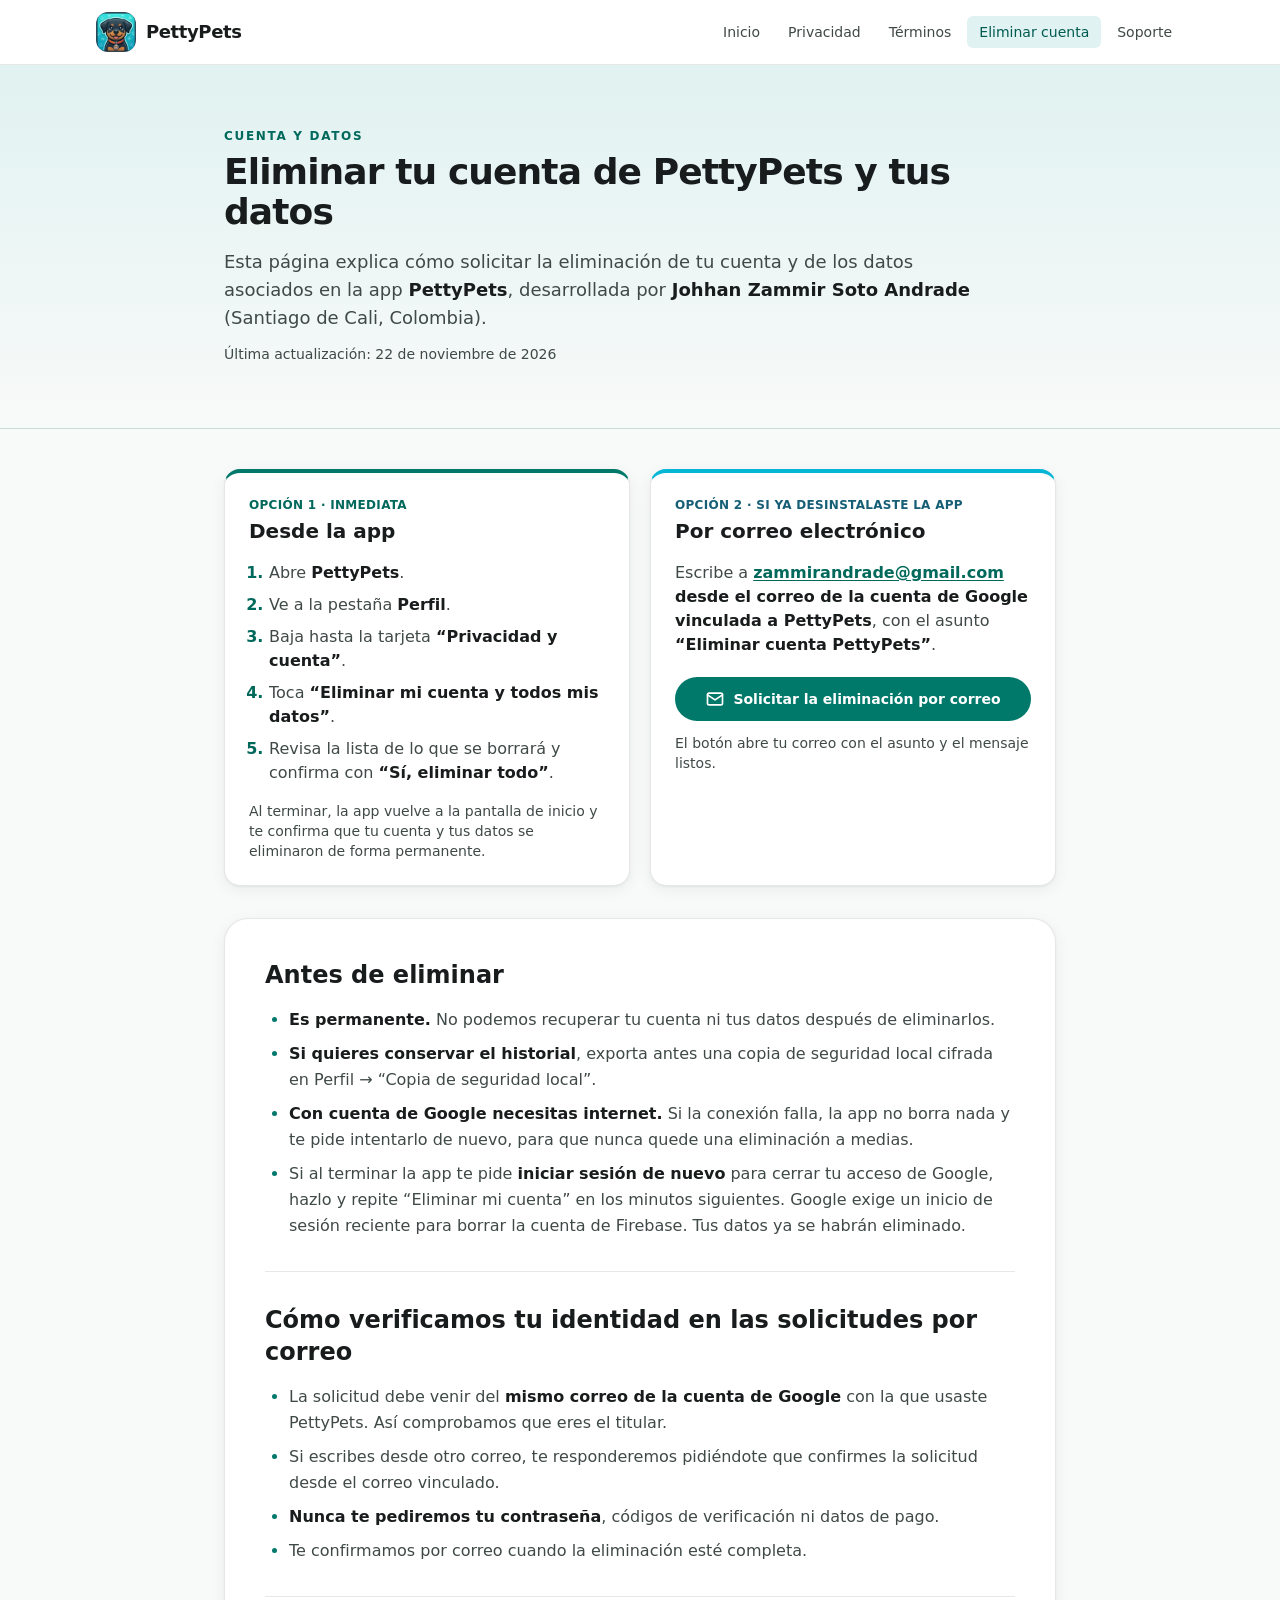
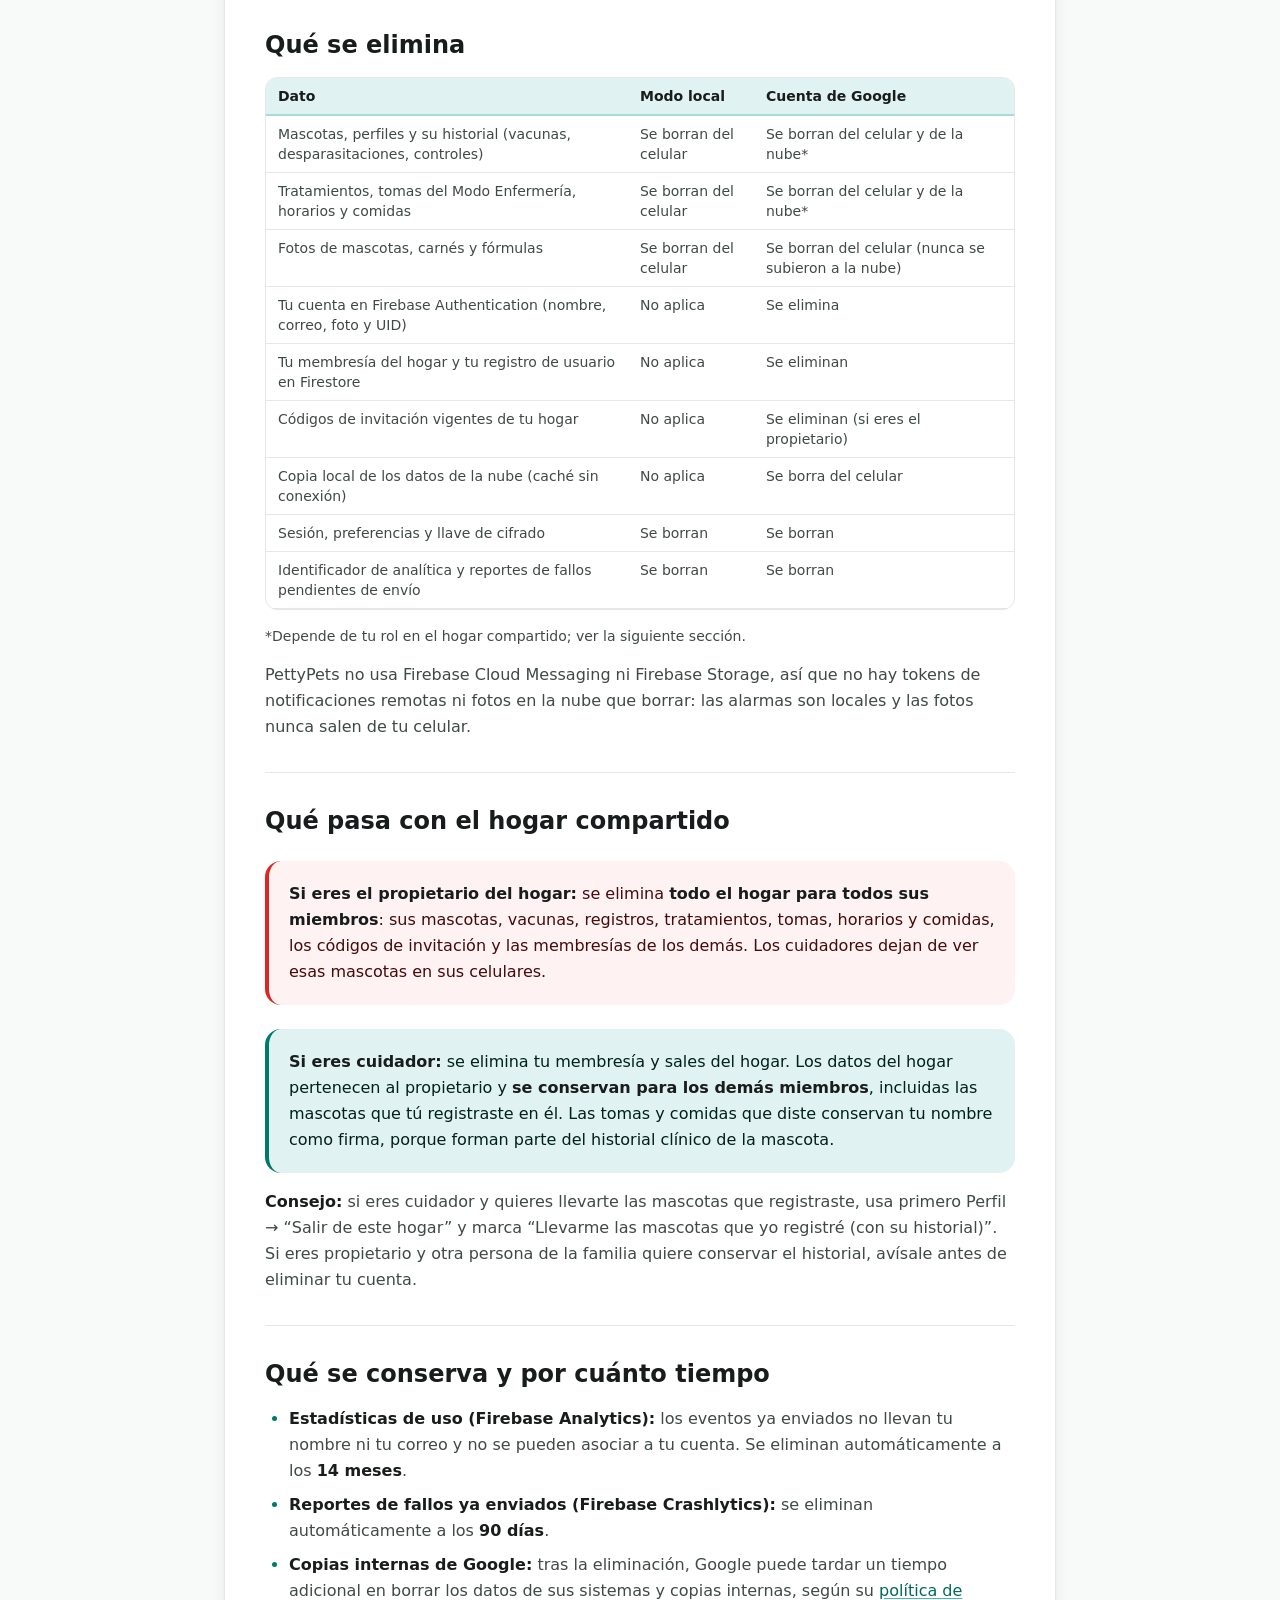
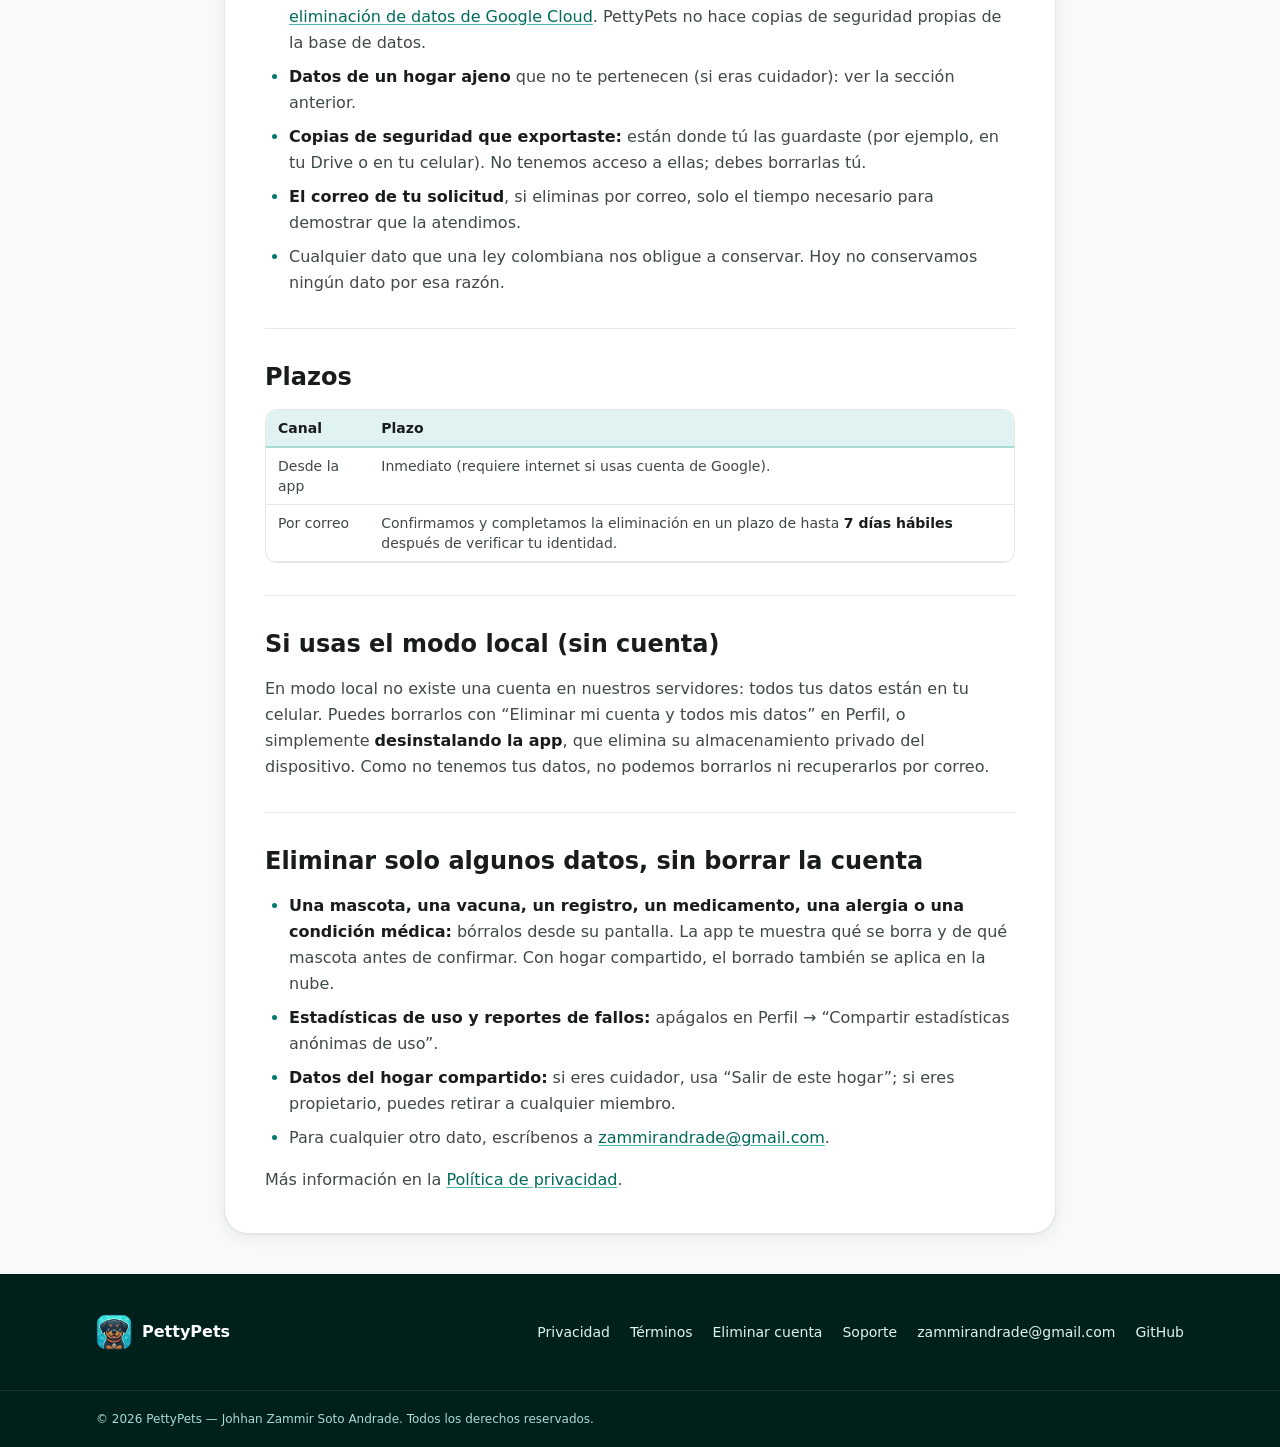
<file: eliminar-cuenta.html>
<!doctype html>
<html lang="es-CO">
<head>
  <meta charset="utf-8">
  <meta name="viewport" content="width=device-width, initial-scale=1">
  <title>Eliminar cuenta y datos — PettyPets</title>
  <meta name="description" content="Cómo eliminar tu cuenta de PettyPets y todos tus datos: desde la app al instante o por correo si ya la desinstalaste. Qué se borra, qué se conserva y en qué plazos.">
  <link rel="canonical" href="https://zammir117.github.io/eliminar-cuenta.html">
  <meta name="theme-color" content="#00796B">
  <link rel="icon" href="favicon.svg" type="image/svg+xml">
  <link rel="apple-touch-icon" href="apple-touch-icon.png">
  <link rel="stylesheet" href="assets/css/styles.css">
  <meta property="og:type" content="article">
  <meta property="og:site_name" content="PettyPets">
  <meta property="og:locale" content="es_CO">
  <meta property="og:title" content="Eliminar cuenta y datos — PettyPets">
  <meta property="og:description" content="Elimina tu cuenta de PettyPets y todos tus datos desde la app o por correo.">
  <meta property="og:url" content="https://zammir117.github.io/eliminar-cuenta.html">
  <meta property="og:image" content="https://zammir117.github.io/assets/og-image.png">
  <meta property="og:image:width" content="1200">
  <meta property="og:image:height" content="630">
  <meta name="twitter:card" content="summary_large_image">
  <meta name="twitter:title" content="Eliminar cuenta y datos — PettyPets">
  <meta name="twitter:description" content="Elimina tu cuenta de PettyPets y todos tus datos desde la app o por correo.">
  <meta name="twitter:image" content="https://zammir117.github.io/assets/og-image.png">
  <script src="assets/js/main.js" defer></script>
</head>
<body class="bg-[#F8FAF9]">
  <a href="#contenido" class="skip-link">Saltar al contenido</a>

  <header class="fixed inset-x-0 top-0 z-50 border-b border-ink/10 bg-white/95 backdrop-blur" data-header>
    <nav class="container-site flex h-16 items-center justify-between gap-4" aria-label="Principal">
      <a href="index.html" class="flex items-center gap-2.5 rounded-lg font-extrabold tracking-tight text-ink">
        <picture><source srcset="assets/img/logo-96.webp" type="image/webp"><img src="assets/logo.png" width="40" height="40" alt="" class="h-10 w-10 rounded-xl"></picture>
        <span class="text-lg">PettyPets</span>
      </a>
      <ul class="hidden items-center gap-1 lg:flex">
        <li><a class="nav-link" href="index.html">Inicio</a></li>
        <li><a class="nav-link" href="privacidad.html">Privacidad</a></li>
        <li><a class="nav-link" href="terminos.html">Términos</a></li>
        <li><a class="nav-link bg-brand-50 text-brand-800" href="eliminar-cuenta.html" aria-current="page">Eliminar cuenta</a></li>
        <li><a class="nav-link" href="soporte.html">Soporte</a></li>
      </ul>
      <button type="button" class="inline-flex h-11 w-11 items-center justify-center rounded-lg text-ink hover:bg-brand-50 lg:hidden" aria-expanded="false" aria-controls="menu-movil" data-menu-button>
        <span class="sr-only" data-menu-label>Abrir menú</span>
        <svg class="h-6 w-6" viewBox="0 0 24 24" fill="none" stroke="currentColor" stroke-width="2" stroke-linecap="round" aria-hidden="true"><path d="M4 7h16M4 12h16M4 17h16"/></svg>
      </button>
    </nav>
    <div id="menu-movil" class="hidden border-t border-ink/10 bg-white lg:hidden" data-menu>
      <ul class="container-site flex flex-col gap-1 py-3">
        <li><a class="nav-link block text-base" href="index.html">Inicio</a></li>
        <li><a class="nav-link block text-base" href="privacidad.html">Privacidad</a></li>
        <li><a class="nav-link block text-base" href="terminos.html">Términos</a></li>
        <li><a class="nav-link block text-base" href="eliminar-cuenta.html" aria-current="page">Eliminar cuenta</a></li>
        <li><a class="nav-link block text-base" href="soporte.html">Soporte</a></li>
      </ul>
    </div>
  </header>

  <main id="contenido" class="pt-16">
    <div class="border-b border-ink/10 bg-gradient-to-b from-brand-50 to-[#F8FAF9]">
      <div class="container-site max-w-4xl py-12 sm:py-16">
        <p class="eyebrow">Cuenta y datos</p>
        <h1 class="mt-2 text-3xl font-extrabold tracking-tight sm:text-4xl">Eliminar tu cuenta de PettyPets y tus datos</h1>
        <p class="mt-4 max-w-3xl text-lg text-ink-soft">Esta página explica cómo solicitar la eliminación de tu cuenta y de los datos asociados en la app <strong class="text-ink">PettyPets</strong>, desarrollada por <strong class="text-ink">Johhan Zammir Soto Andrade</strong> (Santiago de Cali, Colombia).</p>
        <p class="mt-3 text-sm text-ink-soft">Última actualización: <time datetime="2026-11-22">22 de noviembre de 2026</time></p>
      </div>
    </div>

    <div class="container-site max-w-4xl py-10">
      <!-- Las dos opciones -->
      <div class="grid gap-5 md:grid-cols-2">
        <section class="card border-t-4 border-t-brand-600" aria-labelledby="op1">
          <p class="text-xs font-bold uppercase tracking-wide text-brand-700">Opción 1 · inmediata</p>
          <h2 id="op1" class="mt-1 text-xl font-bold">Desde la app</h2>
          <ol class="mt-4 list-decimal space-y-2 pl-5 text-ink-soft marker:font-bold marker:text-brand-700">
            <li>Abre <strong class="text-ink">PettyPets</strong>.</li>
            <li>Ve a la pestaña <strong class="text-ink">Perfil</strong>.</li>
            <li>Baja hasta la tarjeta <strong class="text-ink">“Privacidad y cuenta”</strong>.</li>
            <li>Toca <strong class="text-ink">“Eliminar mi cuenta y todos mis datos”</strong>.</li>
            <li>Revisa la lista de lo que se borrará y confirma con <strong class="text-ink">“Sí, eliminar todo”</strong>.</li>
          </ol>
          <p class="mt-4 text-sm text-ink-soft">Al terminar, la app vuelve a la pantalla de inicio y te confirma que tu cuenta y tus datos se eliminaron de forma permanente.</p>
        </section>

        <section class="card border-t-4 border-t-cyan-500" aria-labelledby="op2">
          <p class="text-xs font-bold uppercase tracking-wide text-cyan-800">Opción 2 · si ya desinstalaste la app</p>
          <h2 id="op2" class="mt-1 text-xl font-bold">Por correo electrónico</h2>
          <p class="mt-4 text-ink-soft">Escribe a <a href="mailto:zammirandrade@gmail.com" class="font-semibold text-brand-700 underline underline-offset-2">zammirandrade@gmail.com</a> <strong class="text-ink">desde el correo de la cuenta de Google vinculada a PettyPets</strong>, con el asunto <strong class="text-ink">“Eliminar cuenta PettyPets”</strong>.</p>
          <a href="mailto:zammirandrade@gmail.com?subject=Eliminar%20cuenta%20PettyPets&amp;body=Hola%3A%0A%0ASolicito%20eliminar%20mi%20cuenta%20de%20PettyPets%20y%20todos%20los%20datos%20asociados.%0A%0ACorreo%20de%20la%20cuenta%20de%20Google%20vinculada%20a%20PettyPets%3A%20%0A%C2%BFEres%20propietario%20de%20un%20hogar%20compartido%3F%20%28s%C3%AD%20/%20no%20/%20no%20s%C3%A9%29%3A%20%0A%0AEntiendo%20que%20la%20eliminaci%C3%B3n%20es%20permanente%20y%20no%20se%20puede%20deshacer.%0A" class="btn-primary mt-5 w-full">
            <svg class="h-5 w-5" viewBox="0 0 24 24" fill="none" stroke="currentColor" stroke-width="2" stroke-linecap="round" stroke-linejoin="round" aria-hidden="true"><rect x="3" y="5" width="18" height="14" rx="2"/><path d="m3 7 9 6 9-6"/></svg>
            Solicitar la eliminación por correo
          </a>
          <p class="mt-3 text-sm text-ink-soft">El botón abre tu correo con el asunto y el mensaje listos.</p>
        </section>
      </div>

      <article class="legal mt-8 rounded-3xl border border-ink/10 bg-white p-6 shadow-card sm:p-10">
        <section aria-labelledby="antes-t">
          <h2 id="antes-t" class="!mt-0 !border-t-0 !pt-0">Antes de eliminar</h2>
          <ul>
            <li><strong>Es permanente.</strong> No podemos recuperar tu cuenta ni tus datos después de eliminarlos.</li>
            <li><strong>Si quieres conservar el historial</strong>, exporta antes una copia de seguridad local cifrada en Perfil → “Copia de seguridad local”.</li>
            <li><strong>Con cuenta de Google necesitas internet.</strong> Si la conexión falla, la app no borra nada y te pide intentarlo de nuevo, para que nunca quede una eliminación a medias.</li>
            <li>Si al terminar la app te pide <strong>iniciar sesión de nuevo</strong> para cerrar tu acceso de Google, hazlo y repite “Eliminar mi cuenta” en los minutos siguientes. Google exige un inicio de sesión reciente para borrar la cuenta de Firebase. Tus datos ya se habrán eliminado.</li>
          </ul>
        </section>

        <section aria-labelledby="correo-t">
          <h2 id="correo-t">Cómo verificamos tu identidad en las solicitudes por correo</h2>
          <ul>
            <li>La solicitud debe venir del <strong>mismo correo de la cuenta de Google</strong> con la que usaste PettyPets. Así comprobamos que eres el titular.</li>
            <li>Si escribes desde otro correo, te responderemos pidiéndote que confirmes la solicitud desde el correo vinculado.</li>
            <li><strong>Nunca te pediremos tu contraseña</strong>, códigos de verificación ni datos de pago.</li>
            <li>Te confirmamos por correo cuando la eliminación esté completa.</li>
          </ul>
        </section>

        <section aria-labelledby="borra-t">
          <h2 id="borra-t">Qué se elimina</h2>
          <div class="table-wrap">
            <table>
              <thead><tr><th scope="col">Dato</th><th scope="col">Modo local</th><th scope="col">Cuenta de Google</th></tr></thead>
              <tbody>
                <tr><td>Mascotas, perfiles y su historial (vacunas, desparasitaciones, controles)</td><td>Se borran del celular</td><td>Se borran del celular y de la nube*</td></tr>
                <tr><td>Tratamientos, tomas del Modo Enfermería, horarios y comidas</td><td>Se borran del celular</td><td>Se borran del celular y de la nube*</td></tr>
                <tr><td>Fotos de mascotas, carnés y fórmulas</td><td>Se borran del celular</td><td>Se borran del celular (nunca se subieron a la nube)</td></tr>
                <tr><td>Tu cuenta en Firebase Authentication (nombre, correo, foto y UID)</td><td>No aplica</td><td>Se elimina</td></tr>
                <tr><td>Tu membresía del hogar y tu registro de usuario en Firestore</td><td>No aplica</td><td>Se eliminan</td></tr>
                <tr><td>Códigos de invitación vigentes de tu hogar</td><td>No aplica</td><td>Se eliminan (si eres el propietario)</td></tr>
                <tr><td>Copia local de los datos de la nube (caché sin conexión)</td><td>No aplica</td><td>Se borra del celular</td></tr>
                <tr><td>Sesión, preferencias y llave de cifrado</td><td>Se borran</td><td>Se borran</td></tr>
                <tr><td>Identificador de analítica y reportes de fallos pendientes de envío</td><td>Se borran</td><td>Se borran</td></tr>
              </tbody>
            </table>
          </div>
          <p class="text-sm">*Depende de tu rol en el hogar compartido; ver la siguiente sección.</p>
          <p>PettyPets no usa Firebase Cloud Messaging ni Firebase Storage, así que no hay tokens de notificaciones remotas ni fotos en la nube que borrar: las alarmas son locales y las fotos nunca salen de tu celular.</p>
        </section>

        <section aria-labelledby="hogar-t">
          <h2 id="hogar-t">Qué pasa con el hogar compartido</h2>
          <div class="callout-warn">
            <p class="!mt-0"><strong>Si eres el propietario del hogar:</strong> se elimina <strong>todo el hogar para todos sus miembros</strong>: sus mascotas, vacunas, registros, tratamientos, tomas, horarios y comidas, los códigos de invitación y las membresías de los demás. Los cuidadores dejan de ver esas mascotas en sus celulares.</p>
          </div>
          <div class="callout-info">
            <p class="!mt-0"><strong>Si eres cuidador:</strong> se elimina tu membresía y sales del hogar. Los datos del hogar pertenecen al propietario y <strong>se conservan para los demás miembros</strong>, incluidas las mascotas que tú registraste en él. Las tomas y comidas que diste conservan tu nombre como firma, porque forman parte del historial clínico de la mascota.</p>
          </div>
          <p><strong>Consejo:</strong> si eres cuidador y quieres llevarte las mascotas que registraste, usa primero Perfil → “Salir de este hogar” y marca “Llevarme las mascotas que yo registré (con su historial)”. Si eres propietario y otra persona de la familia quiere conservar el historial, avísale antes de eliminar tu cuenta.</p>
        </section>

        <section aria-labelledby="conserva-t">
          <h2 id="conserva-t">Qué se conserva y por cuánto tiempo</h2>
          <ul>
            <li><strong>Estadísticas de uso (Firebase Analytics):</strong> los eventos ya enviados no llevan tu nombre ni tu correo y no se pueden asociar a tu cuenta. Se eliminan automáticamente a los <strong>14 meses</strong>.</li>
            <li><strong>Reportes de fallos ya enviados (Firebase Crashlytics):</strong> se eliminan automáticamente a los <strong>90 días</strong>.</li>
            <li><strong>Copias internas de Google:</strong> tras la eliminación, Google puede tardar un tiempo adicional en borrar los datos de sus sistemas y copias internas, según su <a href="https://cloud.google.com/docs/security/deletion" rel="noopener">política de eliminación de datos de Google Cloud</a>. PettyPets no hace copias de seguridad propias de la base de datos.</li>
            <li><strong>Datos de un hogar ajeno</strong> que no te pertenecen (si eras cuidador): ver la sección anterior.</li>
            <li><strong>Copias de seguridad que exportaste:</strong> están donde tú las guardaste (por ejemplo, en tu Drive o en tu celular). No tenemos acceso a ellas; debes borrarlas tú.</li>
            <li><strong>El correo de tu solicitud</strong>, si eliminas por correo, solo el tiempo necesario para demostrar que la atendimos.</li>
            <li>Cualquier dato que una ley colombiana nos obligue a conservar. Hoy no conservamos ningún dato por esa razón.</li>
          </ul>
        </section>

        <section aria-labelledby="plazos-t">
          <h2 id="plazos-t">Plazos</h2>
          <div class="table-wrap">
            <table>
              <thead><tr><th scope="col">Canal</th><th scope="col">Plazo</th></tr></thead>
              <tbody>
                <tr><td>Desde la app</td><td>Inmediato (requiere internet si usas cuenta de Google).</td></tr>
                <tr><td>Por correo</td><td>Confirmamos y completamos la eliminación en un plazo de hasta <strong>7 días hábiles</strong> después de verificar tu identidad.</td></tr>
              </tbody>
            </table>
          </div>
        </section>

        <section aria-labelledby="local-t">
          <h2 id="local-t">Si usas el modo local (sin cuenta)</h2>
          <p>En modo local no existe una cuenta en nuestros servidores: todos tus datos están en tu celular. Puedes borrarlos con “Eliminar mi cuenta y todos mis datos” en Perfil, o simplemente <strong>desinstalando la app</strong>, que elimina su almacenamiento privado del dispositivo. Como no tenemos tus datos, no podemos borrarlos ni recuperarlos por correo.</p>
        </section>

        <section aria-labelledby="parcial-t">
          <h2 id="parcial-t">Eliminar solo algunos datos, sin borrar la cuenta</h2>
          <ul>
            <li><strong>Una mascota, una vacuna, un registro, un medicamento, una alergia o una condición médica:</strong> bórralos desde su pantalla. La app te muestra qué se borra y de qué mascota antes de confirmar. Con hogar compartido, el borrado también se aplica en la nube.</li>
            <li><strong>Estadísticas de uso y reportes de fallos:</strong> apágalos en Perfil → “Compartir estadísticas anónimas de uso”.</li>
            <li><strong>Datos del hogar compartido:</strong> si eres cuidador, usa “Salir de este hogar”; si eres propietario, puedes retirar a cualquier miembro.</li>
            <li>Para cualquier otro dato, escríbenos a <a href="mailto:zammirandrade@gmail.com">zammirandrade@gmail.com</a>.</li>
          </ul>
          <p>Más información en la <a href="privacidad.html">Política de privacidad</a>.</p>
        </section>
      </article>
    </div>
  </main>

  <footer class="on-dark bg-brand-950 text-brand-50">
    <div class="container-site flex flex-col gap-6 py-10 md:flex-row md:items-center md:justify-between">
      <a href="index.html" class="inline-flex items-center gap-2.5 rounded-lg font-extrabold text-white">
        <picture><source srcset="assets/img/logo-96.webp" type="image/webp"><img src="assets/logo.png" width="36" height="36" alt="" loading="lazy" class="h-9 w-9 rounded-xl"></picture>
        PettyPets
      </a>
      <nav aria-label="Legal">
        <ul class="flex flex-wrap gap-x-5 gap-y-2 text-sm">
          <li><a class="rounded hover:text-white hover:underline" href="privacidad.html">Privacidad</a></li>
          <li><a class="rounded hover:text-white hover:underline" href="terminos.html">Términos</a></li>
          <li><a class="rounded hover:text-white hover:underline" href="eliminar-cuenta.html">Eliminar cuenta</a></li>
          <li><a class="rounded hover:text-white hover:underline" href="soporte.html">Soporte</a></li>
          <li><a class="rounded hover:text-white hover:underline" href="mailto:zammirandrade@gmail.com">zammirandrade@gmail.com</a></li>
          <li><a class="rounded hover:text-white hover:underline" href="https://github.com/Zammir117" rel="noopener">GitHub</a></li>
        </ul>
      </nav>
    </div>
    <div class="border-t border-white/10">
      <p class="container-site py-5 text-xs text-brand-200">© <span data-year>2026</span> PettyPets — Johhan Zammir Soto Andrade. Todos los derechos reservados.</p>
    </div>
  </footer>
</body>
</html>
</file>
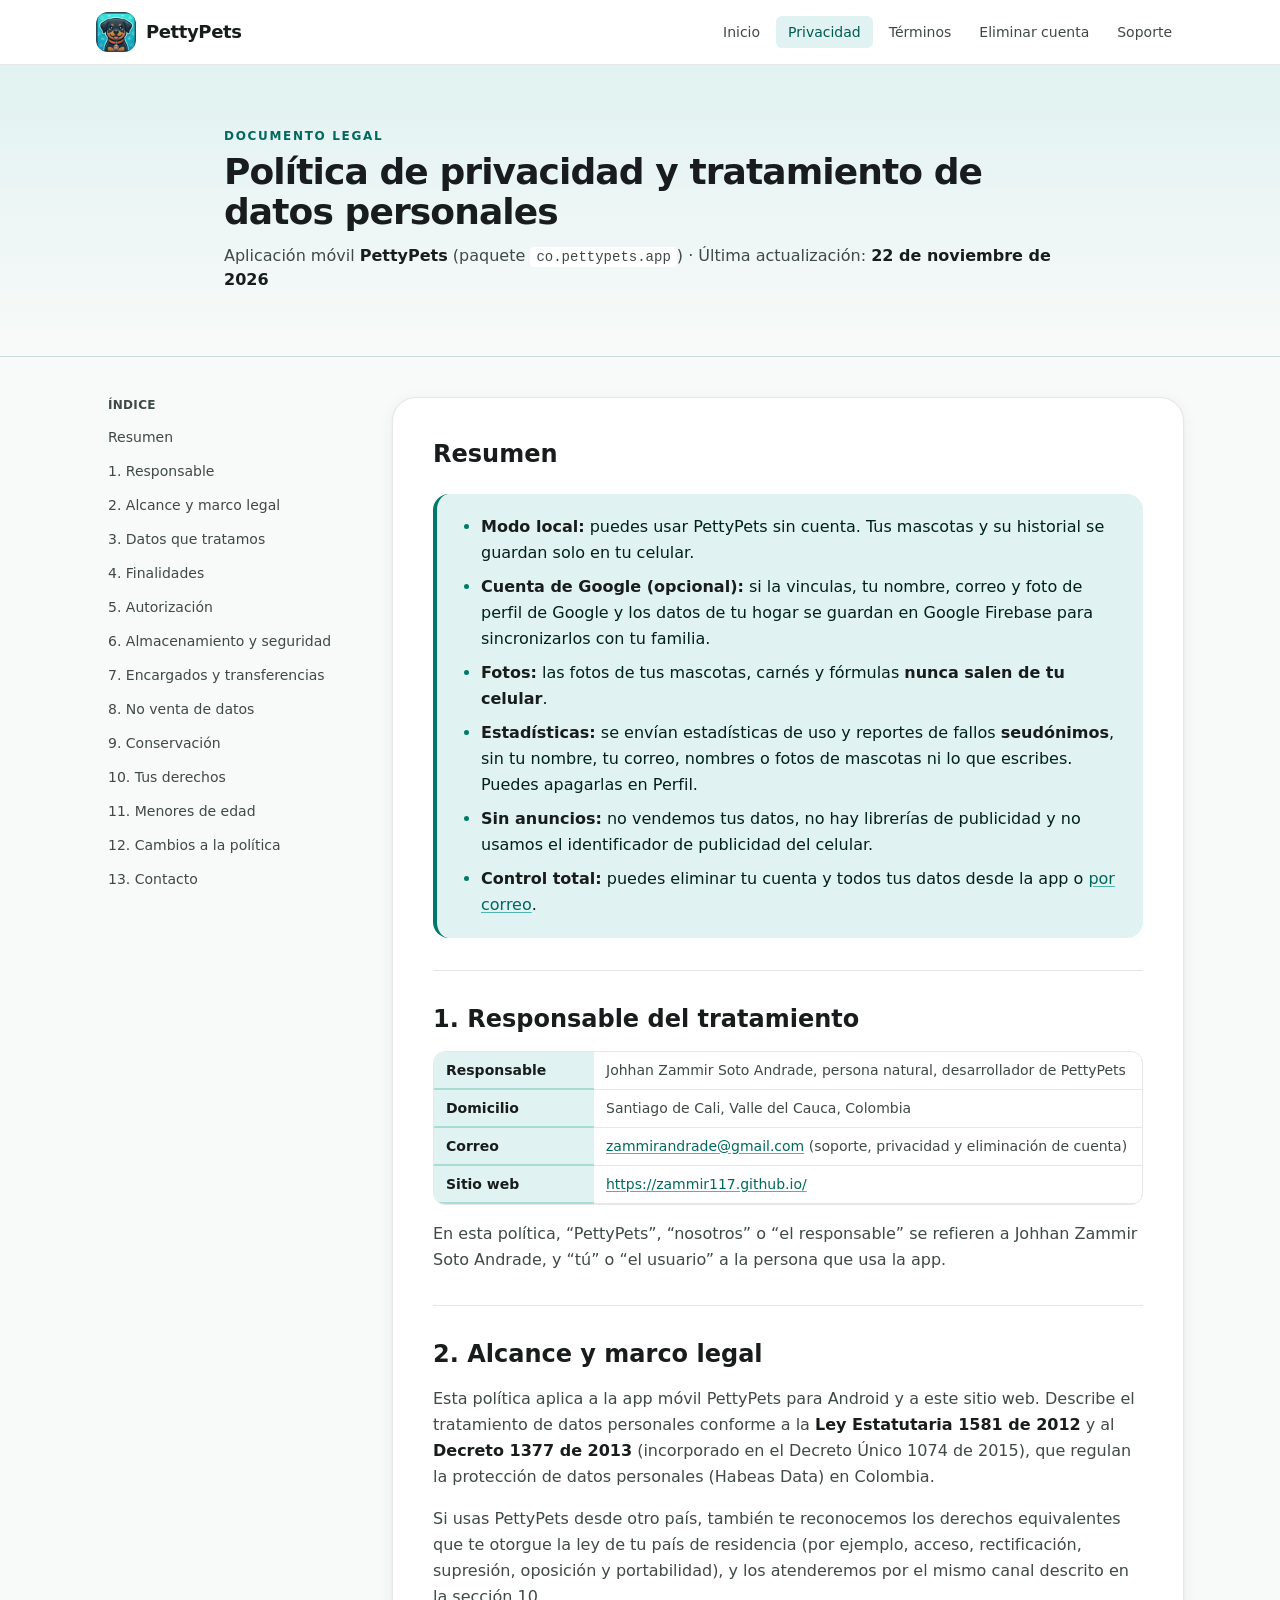
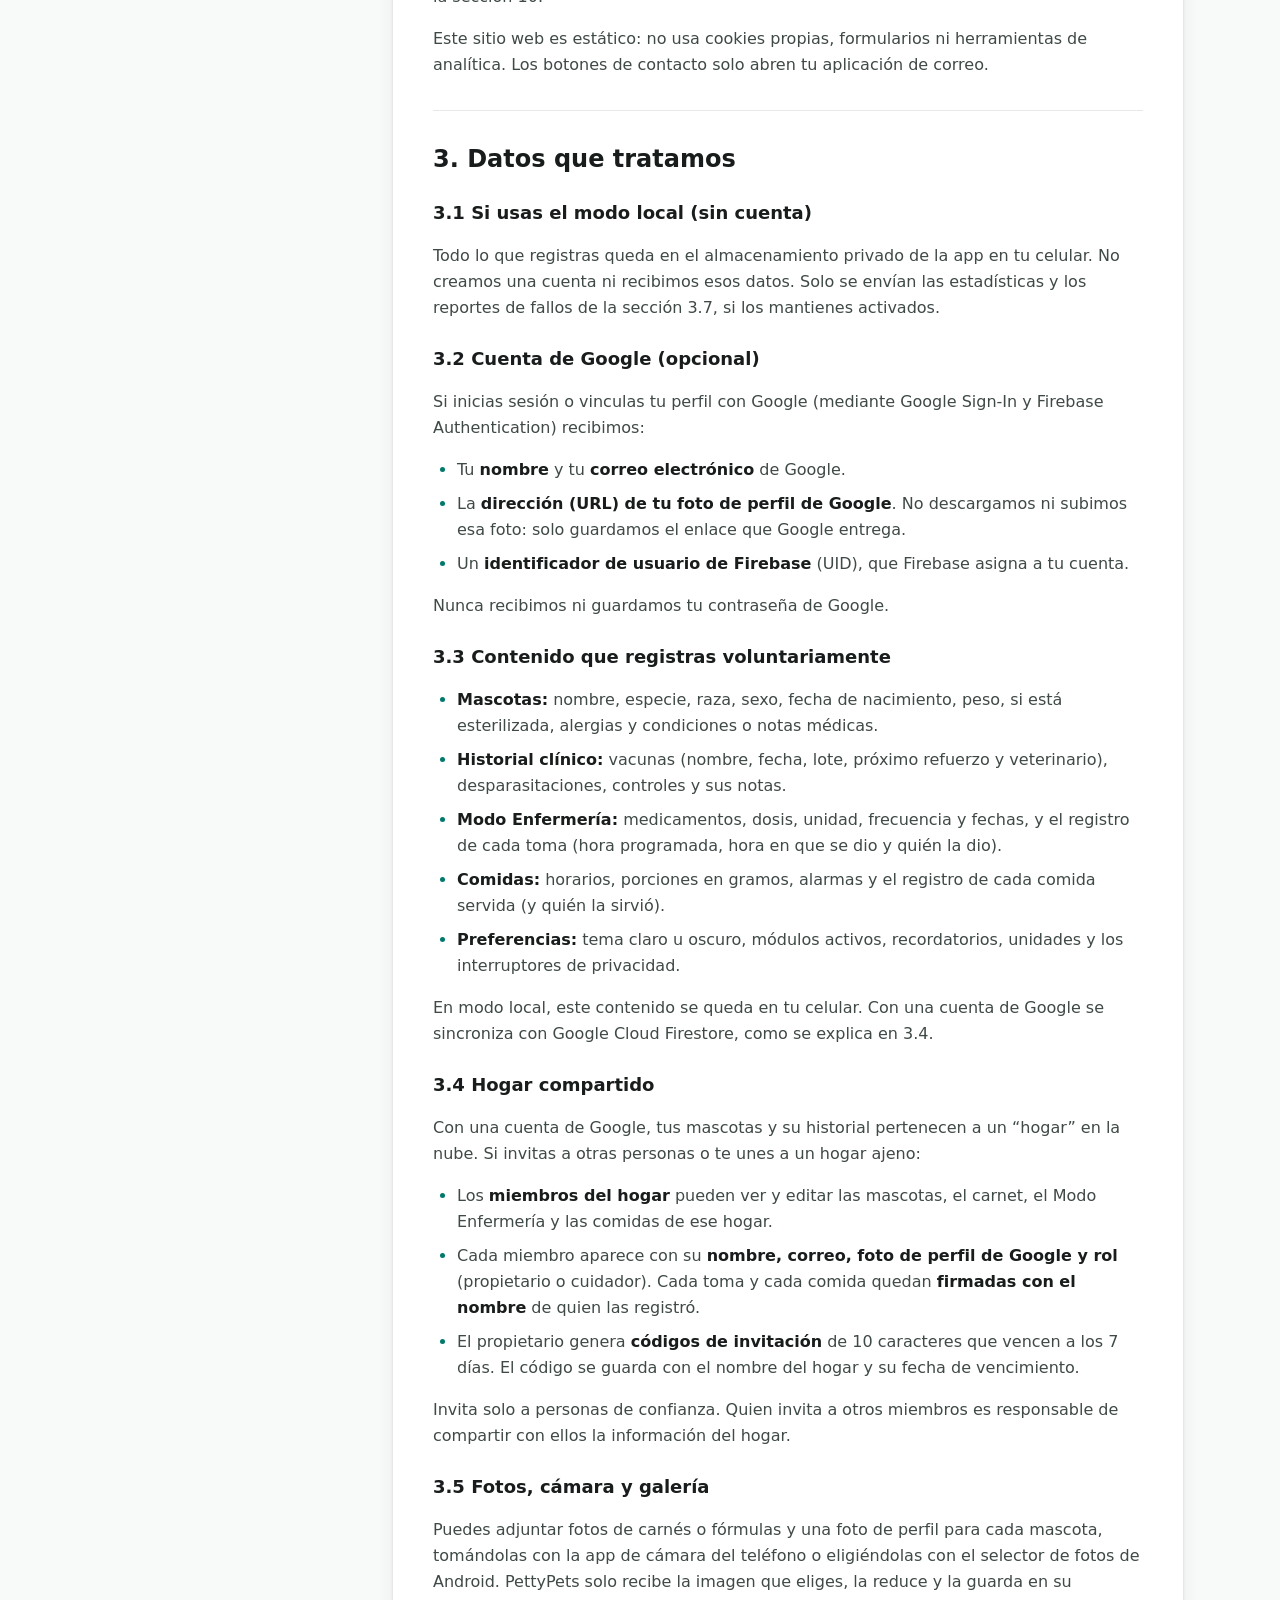
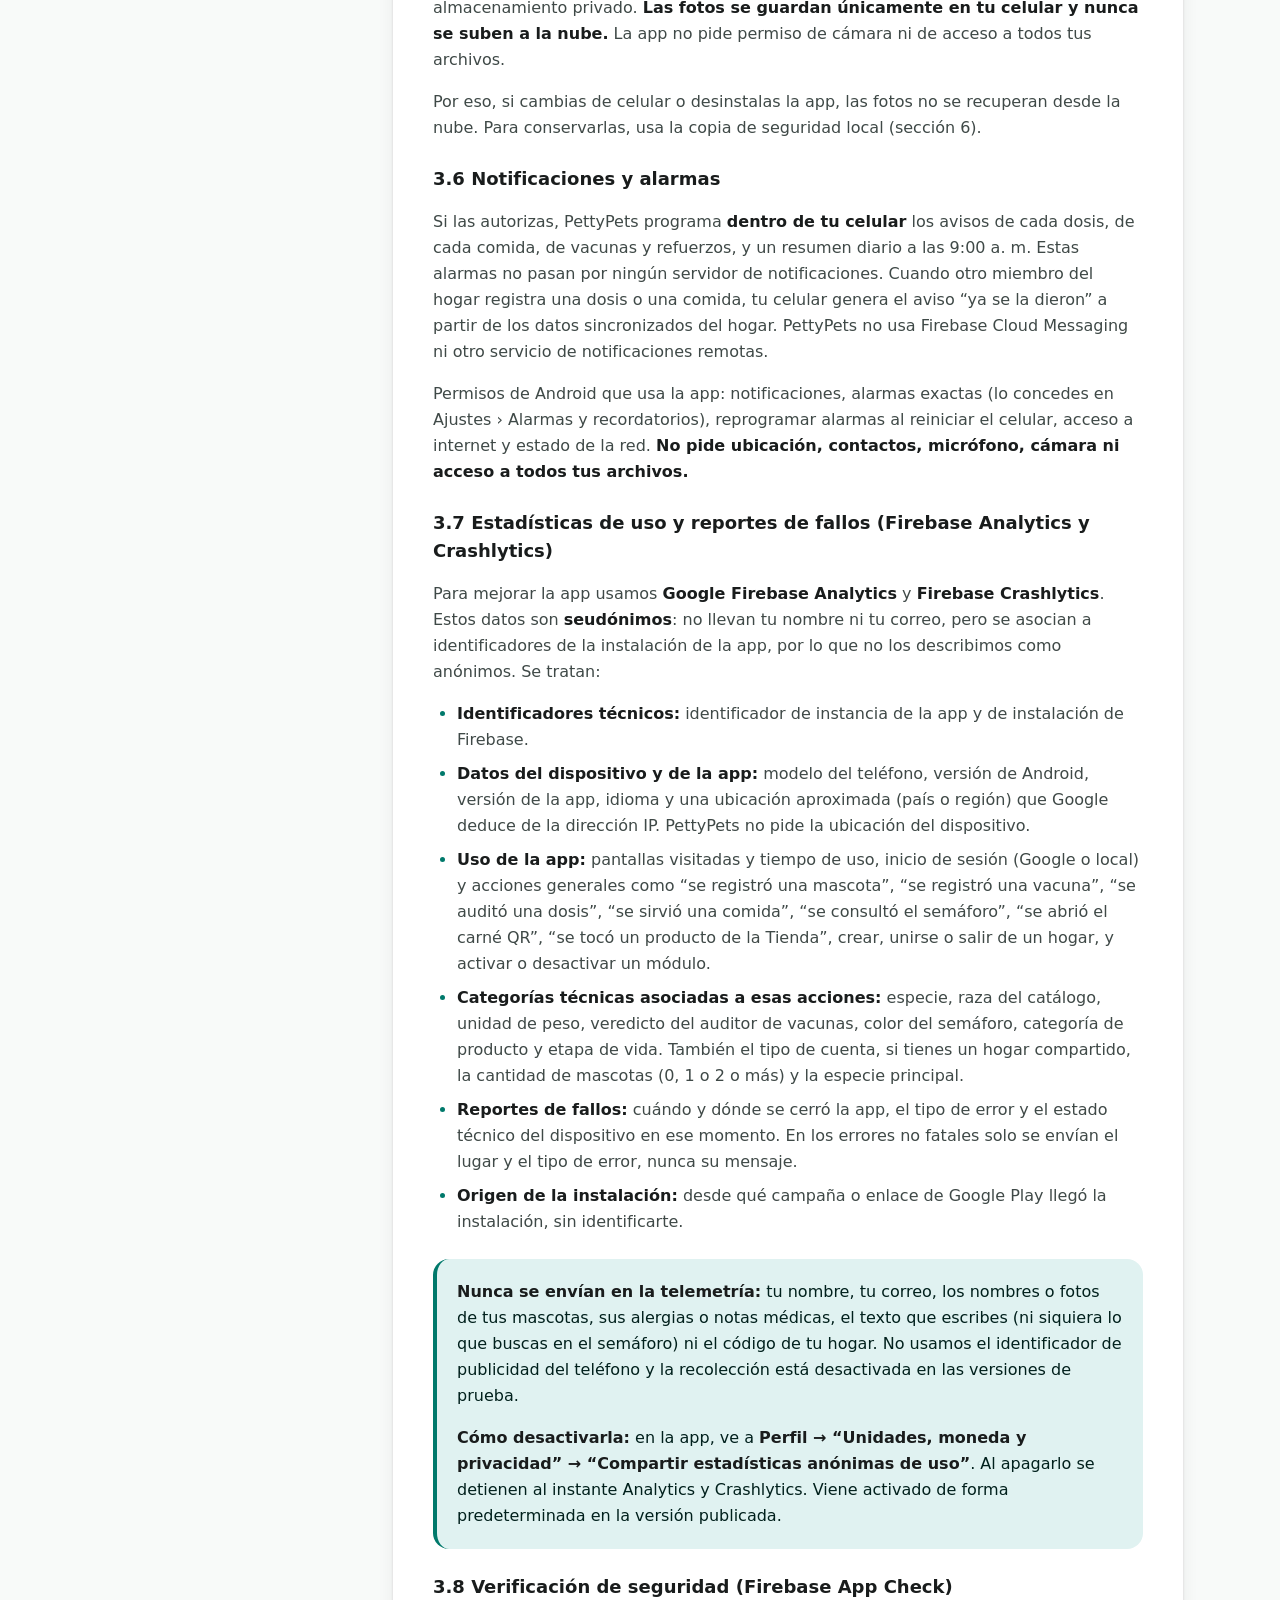
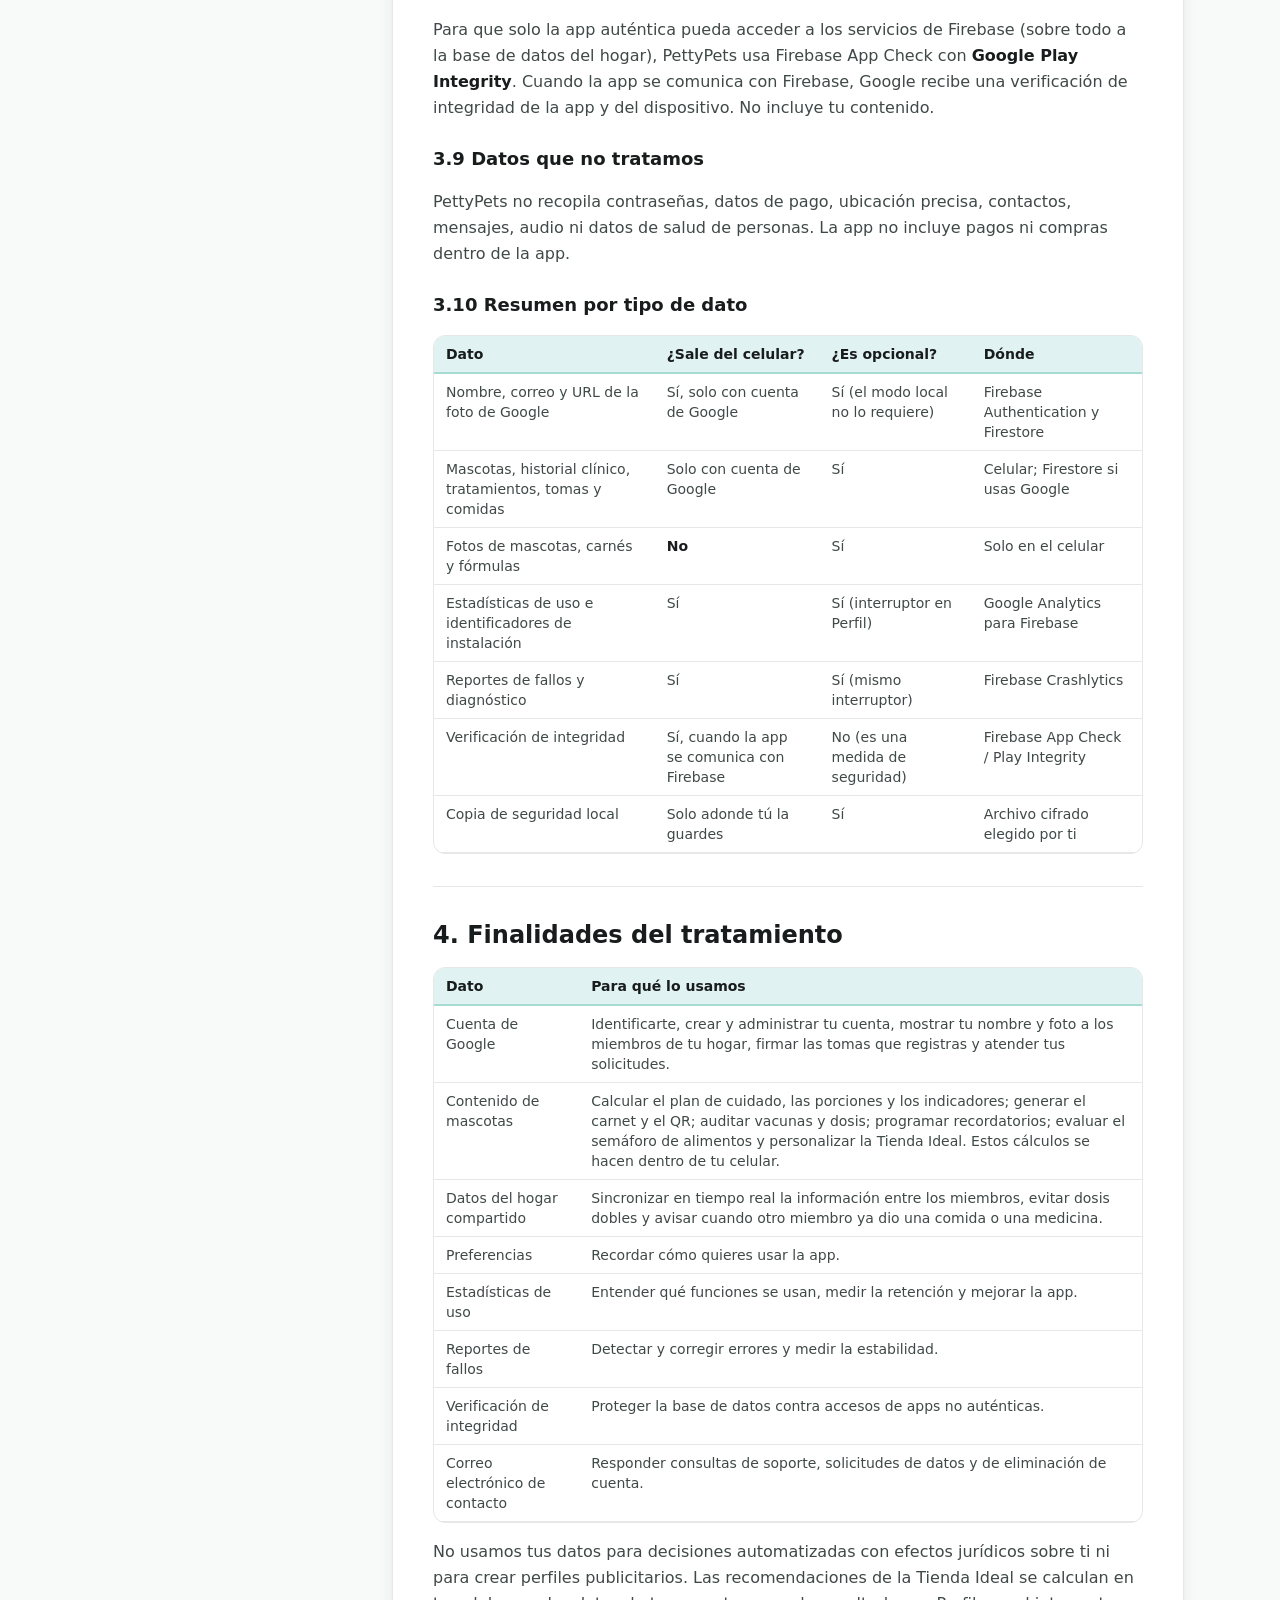
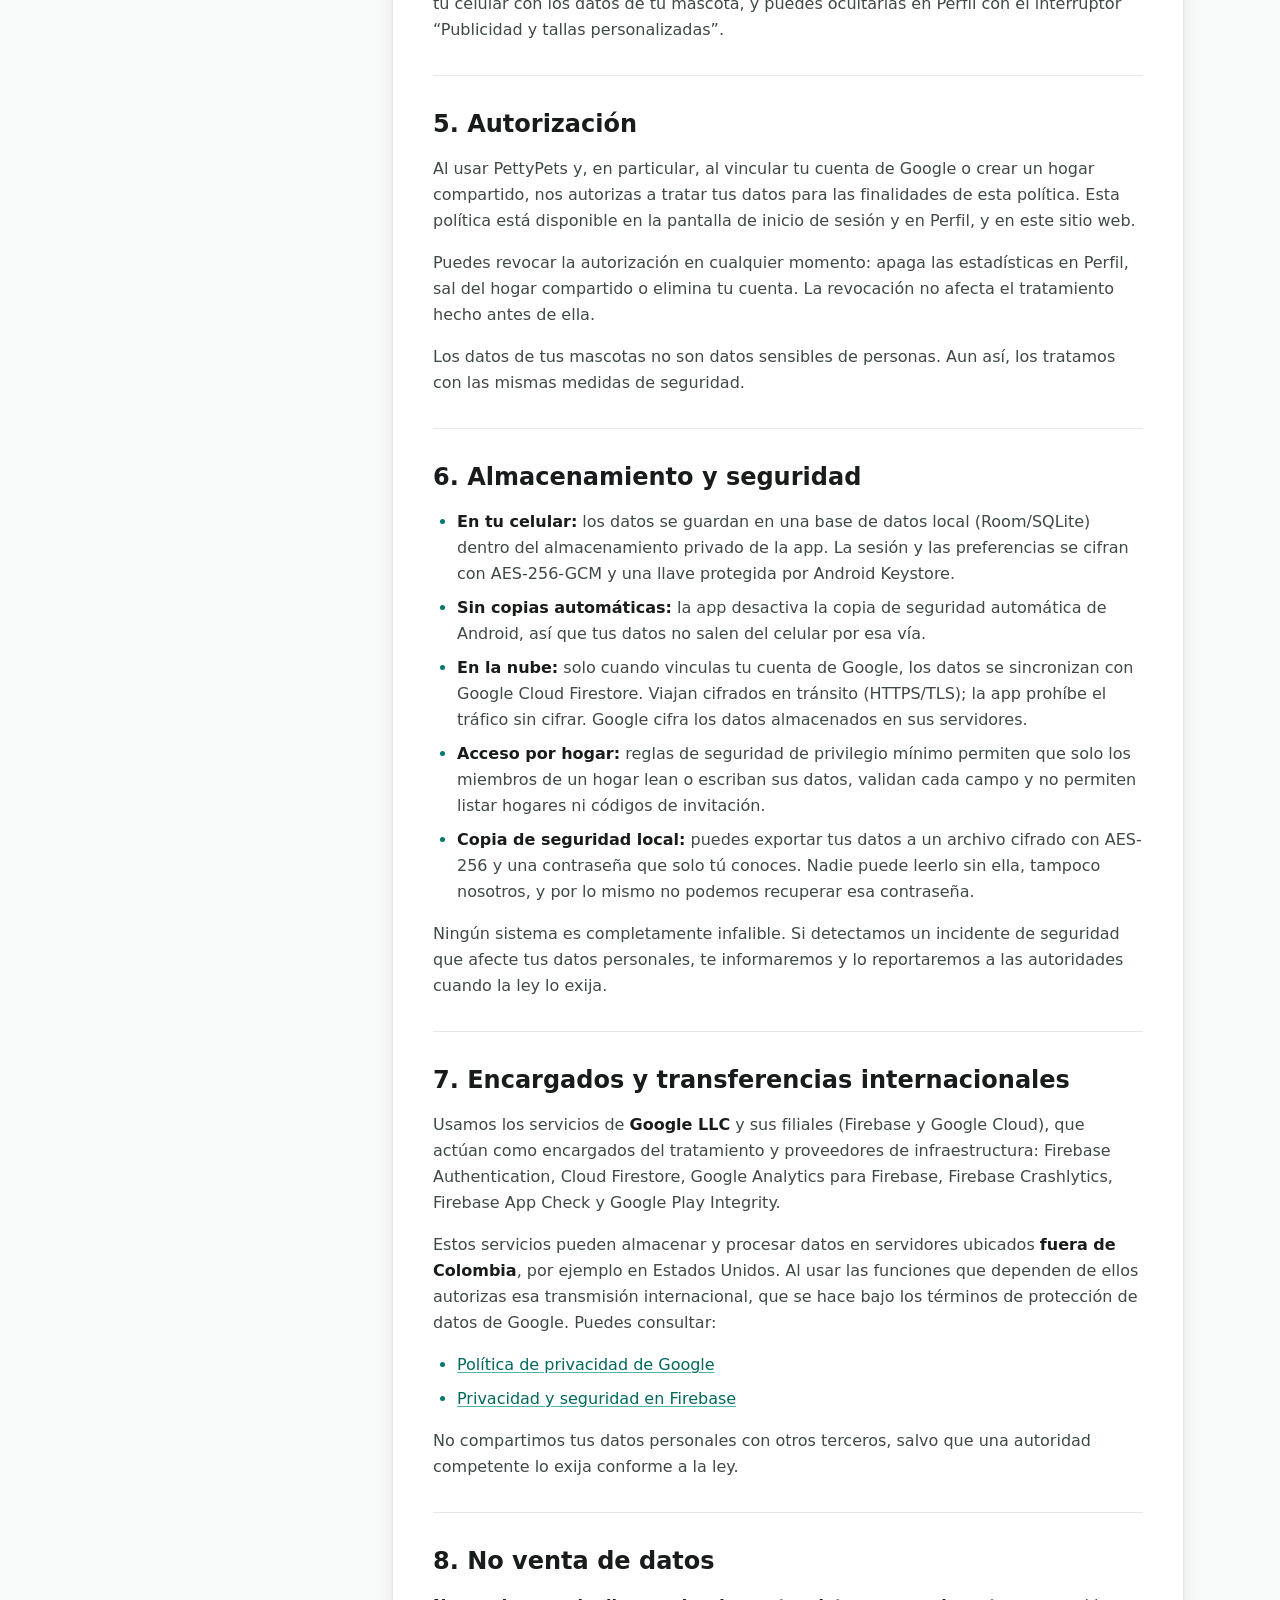
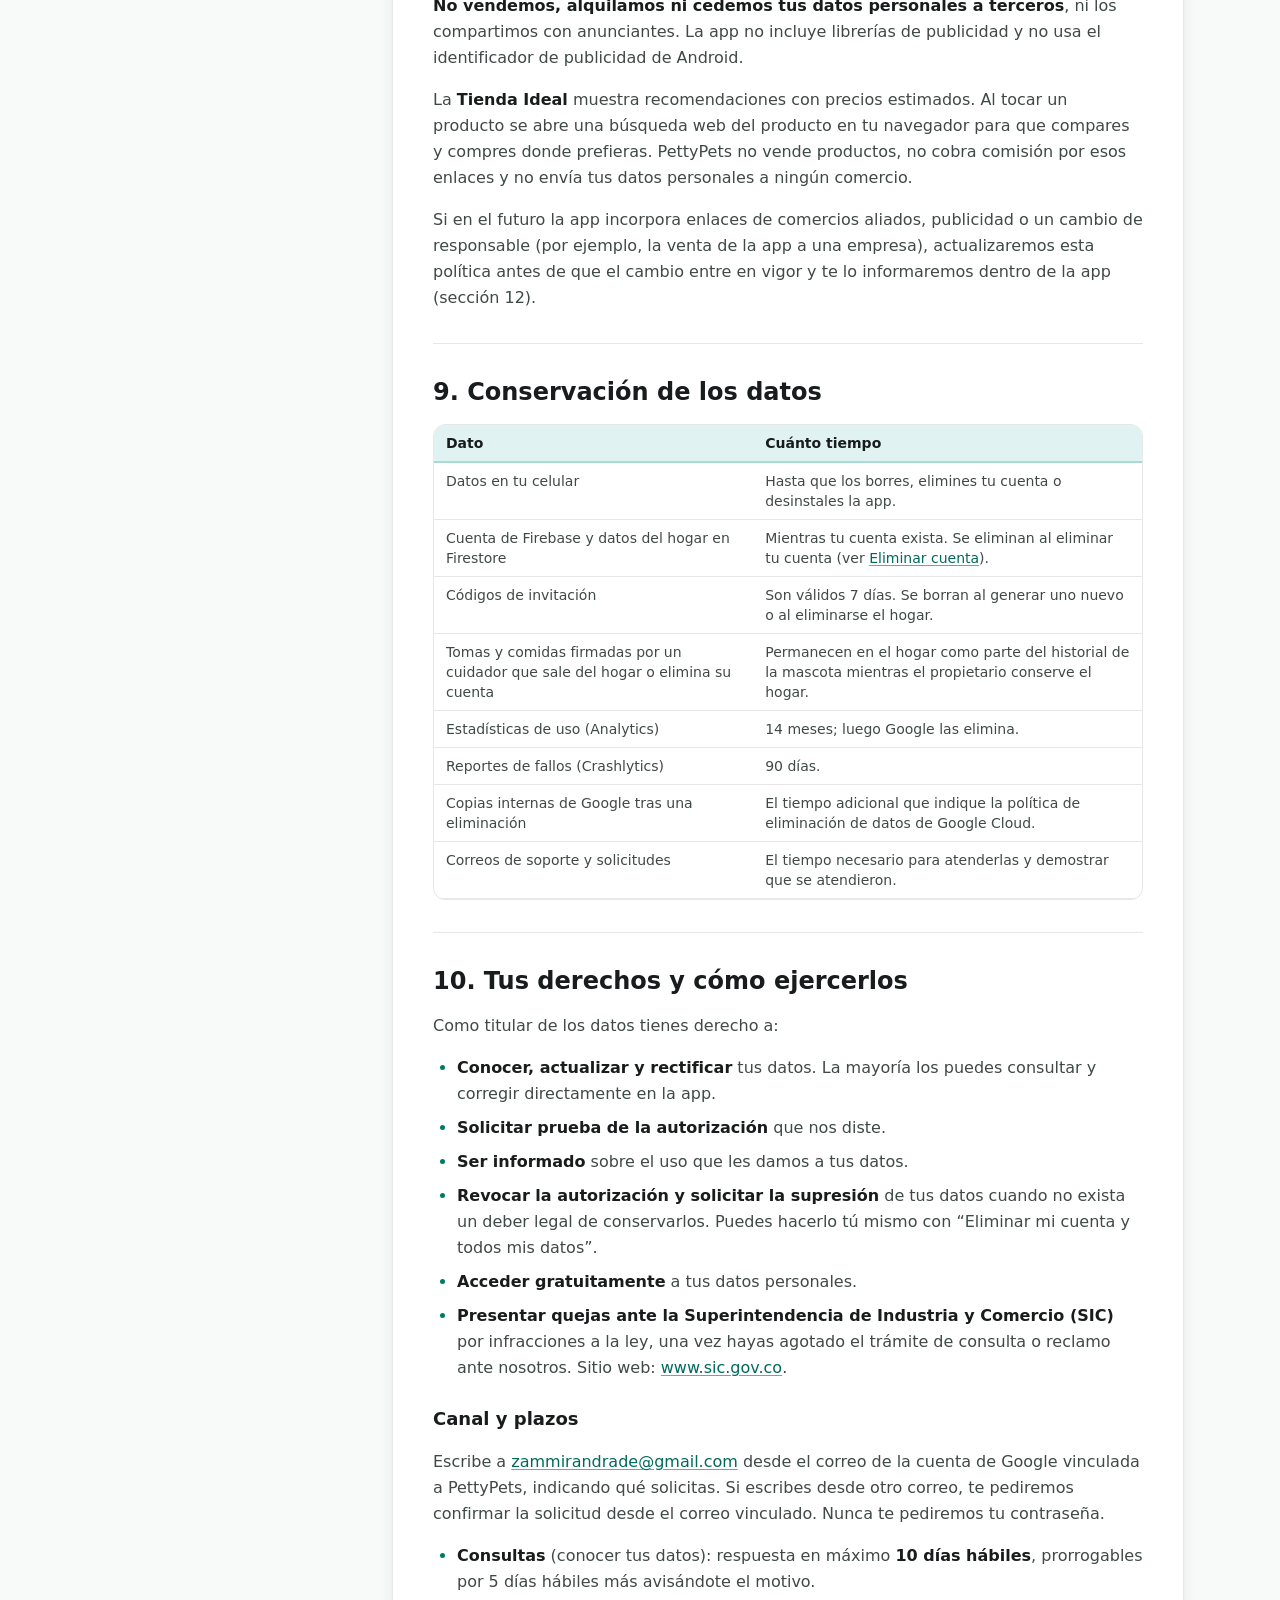
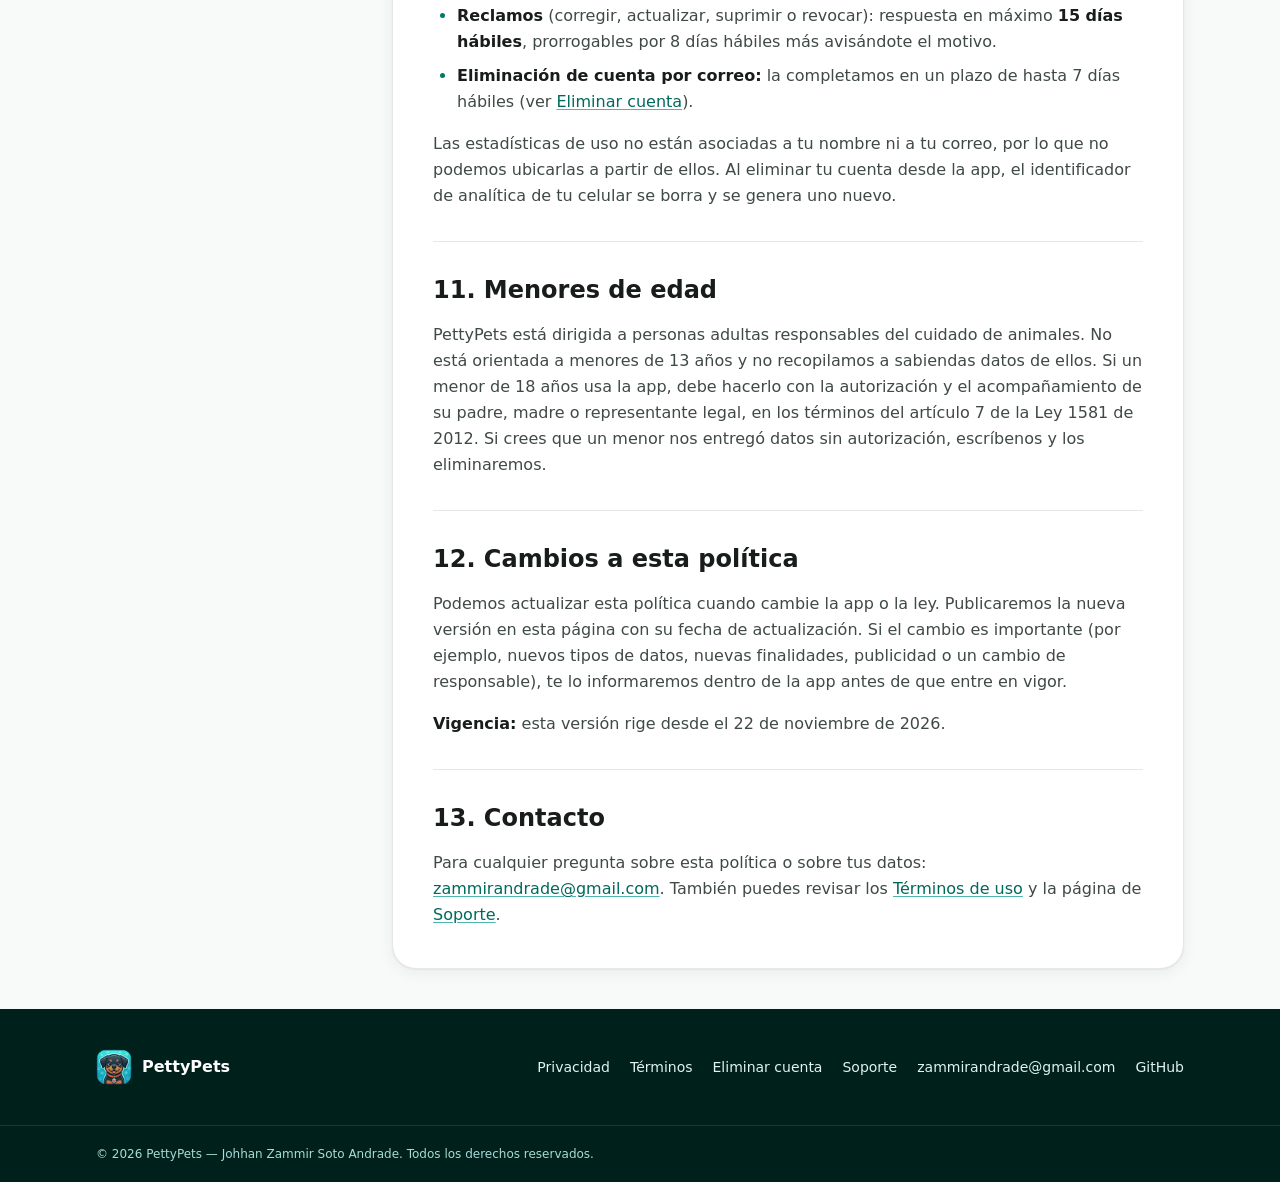
<file: privacidad.html>
<!doctype html>
<html lang="es-CO">
<head>
  <meta charset="utf-8">
  <meta name="viewport" content="width=device-width, initial-scale=1">
  <title>Política de privacidad — PettyPets</title>
  <meta name="description" content="Qué datos trata la app PettyPets, para qué, dónde se guardan, cuánto tiempo se conservan y cómo ejercer tus derechos según la Ley 1581 de 2012 (Habeas Data, Colombia).">
  <link rel="canonical" href="https://zammir117.github.io/privacidad.html">
  <meta name="theme-color" content="#00796B">
  <link rel="icon" href="favicon.svg" type="image/svg+xml">
  <link rel="apple-touch-icon" href="apple-touch-icon.png">
  <link rel="stylesheet" href="assets/css/styles.css">
  <meta property="og:type" content="article">
  <meta property="og:site_name" content="PettyPets">
  <meta property="og:locale" content="es_CO">
  <meta property="og:title" content="Política de privacidad — PettyPets">
  <meta property="og:description" content="Qué datos trata PettyPets, para qué, dónde se guardan y cómo ejercer tus derechos.">
  <meta property="og:url" content="https://zammir117.github.io/privacidad.html">
  <meta property="og:image" content="https://zammir117.github.io/assets/og-image.png">
  <meta property="og:image:width" content="1200">
  <meta property="og:image:height" content="630">
  <meta name="twitter:card" content="summary_large_image">
  <meta name="twitter:title" content="Política de privacidad — PettyPets">
  <meta name="twitter:description" content="Qué datos trata PettyPets, para qué, dónde se guardan y cómo ejercer tus derechos.">
  <meta name="twitter:image" content="https://zammir117.github.io/assets/og-image.png">
  <script src="assets/js/main.js" defer></script>
</head>
<body class="bg-[#F8FAF9]">
  <a href="#contenido" class="skip-link">Saltar al contenido</a>

  <header class="fixed inset-x-0 top-0 z-50 border-b border-ink/10 bg-white/95 backdrop-blur" data-header>
    <nav class="container-site flex h-16 items-center justify-between gap-4" aria-label="Principal">
      <a href="index.html" class="flex items-center gap-2.5 rounded-lg font-extrabold tracking-tight text-ink">
        <picture><source srcset="assets/img/logo-96.webp" type="image/webp"><img src="assets/logo.png" width="40" height="40" alt="" class="h-10 w-10 rounded-xl"></picture>
        <span class="text-lg">PettyPets</span>
      </a>
      <ul class="hidden items-center gap-1 lg:flex">
        <li><a class="nav-link" href="index.html">Inicio</a></li>
        <li><a class="nav-link bg-brand-50 text-brand-800" href="privacidad.html" aria-current="page">Privacidad</a></li>
        <li><a class="nav-link" href="terminos.html">Términos</a></li>
        <li><a class="nav-link" href="eliminar-cuenta.html">Eliminar cuenta</a></li>
        <li><a class="nav-link" href="soporte.html">Soporte</a></li>
      </ul>
      <button type="button" class="inline-flex h-11 w-11 items-center justify-center rounded-lg text-ink hover:bg-brand-50 lg:hidden" aria-expanded="false" aria-controls="menu-movil" data-menu-button>
        <span class="sr-only" data-menu-label>Abrir menú</span>
        <svg class="h-6 w-6" viewBox="0 0 24 24" fill="none" stroke="currentColor" stroke-width="2" stroke-linecap="round" aria-hidden="true"><path d="M4 7h16M4 12h16M4 17h16"/></svg>
      </button>
    </nav>
    <div id="menu-movil" class="hidden border-t border-ink/10 bg-white lg:hidden" data-menu>
      <ul class="container-site flex flex-col gap-1 py-3">
        <li><a class="nav-link block text-base" href="index.html">Inicio</a></li>
        <li><a class="nav-link block text-base" href="privacidad.html" aria-current="page">Privacidad</a></li>
        <li><a class="nav-link block text-base" href="terminos.html">Términos</a></li>
        <li><a class="nav-link block text-base" href="eliminar-cuenta.html">Eliminar cuenta</a></li>
        <li><a class="nav-link block text-base" href="soporte.html">Soporte</a></li>
      </ul>
    </div>
  </header>

  <main id="contenido" class="pt-16">
    <div class="border-b border-ink/10 bg-gradient-to-b from-brand-50 to-[#F8FAF9]">
      <div class="container-site max-w-4xl py-12 sm:py-16">
        <p class="eyebrow">Documento legal</p>
        <h1 class="mt-2 text-3xl font-extrabold tracking-tight sm:text-4xl">Política de privacidad y tratamiento de datos personales</h1>
        <p class="mt-3 text-ink-soft">Aplicación móvil <strong class="text-ink">PettyPets</strong> (paquete <code class="rounded bg-white px-1.5 py-0.5 text-sm">co.pettypets.app</code>) · Última actualización: <strong class="text-ink"><time datetime="2026-11-22">22 de noviembre de 2026</time></strong></p>
      </div>
    </div>

    <div class="container-site grid max-w-6xl gap-10 py-10 lg:grid-cols-[16rem_1fr]">
      <nav aria-label="Índice de la política" class="toc lg:sticky lg:top-24 lg:self-start">
        <p class="px-3 text-xs font-bold uppercase tracking-wide text-ink-soft">Índice</p>
        <ol class="mt-2 space-y-0.5">
          <li><a href="#resumen">Resumen</a></li>
          <li><a href="#responsable">1. Responsable</a></li>
          <li><a href="#marco-legal">2. Alcance y marco legal</a></li>
          <li><a href="#datos">3. Datos que tratamos</a></li>
          <li><a href="#finalidades">4. Finalidades</a></li>
          <li><a href="#autorizacion">5. Autorización</a></li>
          <li><a href="#seguridad">6. Almacenamiento y seguridad</a></li>
          <li><a href="#encargados">7. Encargados y transferencias</a></li>
          <li><a href="#no-venta">8. No venta de datos</a></li>
          <li><a href="#conservacion">9. Conservación</a></li>
          <li><a href="#derechos">10. Tus derechos</a></li>
          <li><a href="#menores">11. Menores de edad</a></li>
          <li><a href="#cambios">12. Cambios a la política</a></li>
          <li><a href="#contacto">13. Contacto</a></li>
        </ol>
      </nav>

      <article class="legal rounded-3xl border border-ink/10 bg-white p-6 shadow-card sm:p-10">
        <section id="resumen" aria-labelledby="resumen-t">
          <h2 id="resumen-t" class="!mt-0 !border-t-0 !pt-0">Resumen</h2>
          <div class="callout-info">
            <ul class="!mt-0">
              <li><strong>Modo local:</strong> puedes usar PettyPets sin cuenta. Tus mascotas y su historial se guardan solo en tu celular.</li>
              <li><strong>Cuenta de Google (opcional):</strong> si la vinculas, tu nombre, correo y foto de perfil de Google y los datos de tu hogar se guardan en Google Firebase para sincronizarlos con tu familia.</li>
              <li><strong>Fotos:</strong> las fotos de tus mascotas, carnés y fórmulas <strong>nunca salen de tu celular</strong>.</li>
              <li><strong>Estadísticas:</strong> se envían estadísticas de uso y reportes de fallos <strong>seudónimos</strong>, sin tu nombre, tu correo, nombres o fotos de mascotas ni lo que escribes. Puedes apagarlas en Perfil.</li>
              <li><strong>Sin anuncios:</strong> no vendemos tus datos, no hay librerías de publicidad y no usamos el identificador de publicidad del celular.</li>
              <li><strong>Control total:</strong> puedes eliminar tu cuenta y todos tus datos desde la app o <a href="eliminar-cuenta.html">por correo</a>.</li>
            </ul>
          </div>
        </section>

        <section id="responsable" aria-labelledby="responsable-t">
          <h2 id="responsable-t">1. Responsable del tratamiento</h2>
          <div class="table-wrap">
            <table>
              <tbody>
                <tr><th scope="row" class="w-40">Responsable</th><td>Johhan Zammir Soto Andrade, persona natural, desarrollador de PettyPets</td></tr>
                <tr><th scope="row">Domicilio</th><td>Santiago de Cali, Valle del Cauca, Colombia</td></tr>
                <tr><th scope="row">Correo</th><td><a href="mailto:zammirandrade@gmail.com">zammirandrade@gmail.com</a> (soporte, privacidad y eliminación de cuenta)</td></tr>
                <tr><th scope="row">Sitio web</th><td><a href="https://zammir117.github.io/">https://zammir117.github.io/</a></td></tr>
              </tbody>
            </table>
          </div>
          <p>En esta política, “PettyPets”, “nosotros” o “el responsable” se refieren a Johhan Zammir Soto Andrade, y “tú” o “el usuario” a la persona que usa la app.</p>
        </section>

        <section id="marco-legal" aria-labelledby="marco-t">
          <h2 id="marco-t">2. Alcance y marco legal</h2>
          <p>Esta política aplica a la app móvil PettyPets para Android y a este sitio web. Describe el tratamiento de datos personales conforme a la <strong>Ley Estatutaria 1581 de 2012</strong> y al <strong>Decreto 1377 de 2013</strong> (incorporado en el Decreto Único 1074 de 2015), que regulan la protección de datos personales (Habeas Data) en Colombia.</p>
          <p>Si usas PettyPets desde otro país, también te reconocemos los derechos equivalentes que te otorgue la ley de tu país de residencia (por ejemplo, acceso, rectificación, supresión, oposición y portabilidad), y los atenderemos por el mismo canal descrito en la sección 10.</p>
          <p>Este sitio web es estático: no usa cookies propias, formularios ni herramientas de analítica. Los botones de contacto solo abren tu aplicación de correo.</p>
        </section>

        <section id="datos" aria-labelledby="datos-t">
          <h2 id="datos-t">3. Datos que tratamos</h2>

          <h3>3.1 Si usas el modo local (sin cuenta)</h3>
          <p>Todo lo que registras queda en el almacenamiento privado de la app en tu celular. No creamos una cuenta ni recibimos esos datos. Solo se envían las estadísticas y los reportes de fallos de la sección 3.7, si los mantienes activados.</p>

          <h3>3.2 Cuenta de Google (opcional)</h3>
          <p>Si inicias sesión o vinculas tu perfil con Google (mediante Google Sign-In y Firebase Authentication) recibimos:</p>
          <ul>
            <li>Tu <strong>nombre</strong> y tu <strong>correo electrónico</strong> de Google.</li>
            <li>La <strong>dirección (URL) de tu foto de perfil de Google</strong>. No descargamos ni subimos esa foto: solo guardamos el enlace que Google entrega.</li>
            <li>Un <strong>identificador de usuario de Firebase</strong> (UID), que Firebase asigna a tu cuenta.</li>
          </ul>
          <p>Nunca recibimos ni guardamos tu contraseña de Google.</p>

          <h3>3.3 Contenido que registras voluntariamente</h3>
          <ul>
            <li><strong>Mascotas:</strong> nombre, especie, raza, sexo, fecha de nacimiento, peso, si está esterilizada, alergias y condiciones o notas médicas.</li>
            <li><strong>Historial clínico:</strong> vacunas (nombre, fecha, lote, próximo refuerzo y veterinario), desparasitaciones, controles y sus notas.</li>
            <li><strong>Modo Enfermería:</strong> medicamentos, dosis, unidad, frecuencia y fechas, y el registro de cada toma (hora programada, hora en que se dio y quién la dio).</li>
            <li><strong>Comidas:</strong> horarios, porciones en gramos, alarmas y el registro de cada comida servida (y quién la sirvió).</li>
            <li><strong>Preferencias:</strong> tema claro u oscuro, módulos activos, recordatorios, unidades y los interruptores de privacidad.</li>
          </ul>
          <p>En modo local, este contenido se queda en tu celular. Con una cuenta de Google se sincroniza con Google Cloud Firestore, como se explica en 3.4.</p>

          <h3>3.4 Hogar compartido</h3>
          <p>Con una cuenta de Google, tus mascotas y su historial pertenecen a un “hogar” en la nube. Si invitas a otras personas o te unes a un hogar ajeno:</p>
          <ul>
            <li>Los <strong>miembros del hogar</strong> pueden ver y editar las mascotas, el carnet, el Modo Enfermería y las comidas de ese hogar.</li>
            <li>Cada miembro aparece con su <strong>nombre, correo, foto de perfil de Google y rol</strong> (propietario o cuidador). Cada toma y cada comida quedan <strong>firmadas con el nombre</strong> de quien las registró.</li>
            <li>El propietario genera <strong>códigos de invitación</strong> de 10 caracteres que vencen a los 7 días. El código se guarda con el nombre del hogar y su fecha de vencimiento.</li>
          </ul>
          <p>Invita solo a personas de confianza. Quien invita a otros miembros es responsable de compartir con ellos la información del hogar.</p>

          <h3>3.5 Fotos, cámara y galería</h3>
          <p>Puedes adjuntar fotos de carnés o fórmulas y una foto de perfil para cada mascota, tomándolas con la app de cámara del teléfono o eligiéndolas con el selector de fotos de Android. PettyPets solo recibe la imagen que eliges, la reduce y la guarda en su almacenamiento privado. <strong>Las fotos se guardan únicamente en tu celular y nunca se suben a la nube.</strong> La app no pide permiso de cámara ni de acceso a todos tus archivos.</p>
          <p>Por eso, si cambias de celular o desinstalas la app, las fotos no se recuperan desde la nube. Para conservarlas, usa la copia de seguridad local (sección 6).</p>

          <h3>3.6 Notificaciones y alarmas</h3>
          <p>Si las autorizas, PettyPets programa <strong>dentro de tu celular</strong> los avisos de cada dosis, de cada comida, de vacunas y refuerzos, y un resumen diario a las 9:00 a. m. Estas alarmas no pasan por ningún servidor de notificaciones. Cuando otro miembro del hogar registra una dosis o una comida, tu celular genera el aviso “ya se la dieron” a partir de los datos sincronizados del hogar. PettyPets no usa Firebase Cloud Messaging ni otro servicio de notificaciones remotas.</p>
          <p>Permisos de Android que usa la app: notificaciones, alarmas exactas (lo concedes en Ajustes › Alarmas y recordatorios), reprogramar alarmas al reiniciar el celular, acceso a internet y estado de la red. <strong>No pide ubicación, contactos, micrófono, cámara ni acceso a todos tus archivos.</strong></p>

          <h3>3.7 Estadísticas de uso y reportes de fallos (Firebase Analytics y Crashlytics)</h3>
          <p>Para mejorar la app usamos <strong>Google Firebase Analytics</strong> y <strong>Firebase Crashlytics</strong>. Estos datos son <strong>seudónimos</strong>: no llevan tu nombre ni tu correo, pero se asocian a identificadores de la instalación de la app, por lo que no los describimos como anónimos. Se tratan:</p>
          <ul>
            <li><strong>Identificadores técnicos:</strong> identificador de instancia de la app y de instalación de Firebase.</li>
            <li><strong>Datos del dispositivo y de la app:</strong> modelo del teléfono, versión de Android, versión de la app, idioma y una ubicación aproximada (país o región) que Google deduce de la dirección IP. PettyPets no pide la ubicación del dispositivo.</li>
            <li><strong>Uso de la app:</strong> pantallas visitadas y tiempo de uso, inicio de sesión (Google o local) y acciones generales como “se registró una mascota”, “se registró una vacuna”, “se auditó una dosis”, “se sirvió una comida”, “se consultó el semáforo”, “se abrió el carné QR”, “se tocó un producto de la Tienda”, crear, unirse o salir de un hogar, y activar o desactivar un módulo.</li>
            <li><strong>Categorías técnicas asociadas a esas acciones:</strong> especie, raza del catálogo, unidad de peso, veredicto del auditor de vacunas, color del semáforo, categoría de producto y etapa de vida. También el tipo de cuenta, si tienes un hogar compartido, la cantidad de mascotas (0, 1 o 2 o más) y la especie principal.</li>
            <li><strong>Reportes de fallos:</strong> cuándo y dónde se cerró la app, el tipo de error y el estado técnico del dispositivo en ese momento. En los errores no fatales solo se envían el lugar y el tipo de error, nunca su mensaje.</li>
            <li><strong>Origen de la instalación:</strong> desde qué campaña o enlace de Google Play llegó la instalación, sin identificarte.</li>
          </ul>
          <div class="callout-info">
            <p class="!mt-0"><strong>Nunca se envían en la telemetría:</strong> tu nombre, tu correo, los nombres o fotos de tus mascotas, sus alergias o notas médicas, el texto que escribes (ni siquiera lo que buscas en el semáforo) ni el código de tu hogar. No usamos el identificador de publicidad del teléfono y la recolección está desactivada en las versiones de prueba.</p>
            <p><strong>Cómo desactivarla:</strong> en la app, ve a <strong>Perfil → “Unidades, moneda y privacidad” → “Compartir estadísticas anónimas de uso”</strong>. Al apagarlo se detienen al instante Analytics y Crashlytics. Viene activado de forma predeterminada en la versión publicada.</p>
          </div>

          <h3>3.8 Verificación de seguridad (Firebase App Check)</h3>
          <p>Para que solo la app auténtica pueda acceder a los servicios de Firebase (sobre todo a la base de datos del hogar), PettyPets usa Firebase App Check con <strong>Google Play Integrity</strong>. Cuando la app se comunica con Firebase, Google recibe una verificación de integridad de la app y del dispositivo. No incluye tu contenido.</p>

          <h3>3.9 Datos que no tratamos</h3>
          <p>PettyPets no recopila contraseñas, datos de pago, ubicación precisa, contactos, mensajes, audio ni datos de salud de personas. La app no incluye pagos ni compras dentro de la app.</p>

          <h3>3.10 Resumen por tipo de dato</h3>
          <div class="table-wrap">
            <table>
              <thead><tr><th scope="col">Dato</th><th scope="col">¿Sale del celular?</th><th scope="col">¿Es opcional?</th><th scope="col">Dónde</th></tr></thead>
              <tbody>
                <tr><td>Nombre, correo y URL de la foto de Google</td><td>Sí, solo con cuenta de Google</td><td>Sí (el modo local no lo requiere)</td><td>Firebase Authentication y Firestore</td></tr>
                <tr><td>Mascotas, historial clínico, tratamientos, tomas y comidas</td><td>Solo con cuenta de Google</td><td>Sí</td><td>Celular; Firestore si usas Google</td></tr>
                <tr><td>Fotos de mascotas, carnés y fórmulas</td><td><strong>No</strong></td><td>Sí</td><td>Solo en el celular</td></tr>
                <tr><td>Estadísticas de uso e identificadores de instalación</td><td>Sí</td><td>Sí (interruptor en Perfil)</td><td>Google Analytics para Firebase</td></tr>
                <tr><td>Reportes de fallos y diagnóstico</td><td>Sí</td><td>Sí (mismo interruptor)</td><td>Firebase Crashlytics</td></tr>
                <tr><td>Verificación de integridad</td><td>Sí, cuando la app se comunica con Firebase</td><td>No (es una medida de seguridad)</td><td>Firebase App Check / Play Integrity</td></tr>
                <tr><td>Copia de seguridad local</td><td>Solo adonde tú la guardes</td><td>Sí</td><td>Archivo cifrado elegido por ti</td></tr>
              </tbody>
            </table>
          </div>
        </section>

        <section id="finalidades" aria-labelledby="fin-t">
          <h2 id="fin-t">4. Finalidades del tratamiento</h2>
          <div class="table-wrap">
            <table>
              <thead><tr><th scope="col">Dato</th><th scope="col">Para qué lo usamos</th></tr></thead>
              <tbody>
                <tr><td>Cuenta de Google</td><td>Identificarte, crear y administrar tu cuenta, mostrar tu nombre y foto a los miembros de tu hogar, firmar las tomas que registras y atender tus solicitudes.</td></tr>
                <tr><td>Contenido de mascotas</td><td>Calcular el plan de cuidado, las porciones y los indicadores; generar el carnet y el QR; auditar vacunas y dosis; programar recordatorios; evaluar el semáforo de alimentos y personalizar la Tienda Ideal. Estos cálculos se hacen dentro de tu celular.</td></tr>
                <tr><td>Datos del hogar compartido</td><td>Sincronizar en tiempo real la información entre los miembros, evitar dosis dobles y avisar cuando otro miembro ya dio una comida o una medicina.</td></tr>
                <tr><td>Preferencias</td><td>Recordar cómo quieres usar la app.</td></tr>
                <tr><td>Estadísticas de uso</td><td>Entender qué funciones se usan, medir la retención y mejorar la app.</td></tr>
                <tr><td>Reportes de fallos</td><td>Detectar y corregir errores y medir la estabilidad.</td></tr>
                <tr><td>Verificación de integridad</td><td>Proteger la base de datos contra accesos de apps no auténticas.</td></tr>
                <tr><td>Correo electrónico de contacto</td><td>Responder consultas de soporte, solicitudes de datos y de eliminación de cuenta.</td></tr>
              </tbody>
            </table>
          </div>
          <p>No usamos tus datos para decisiones automatizadas con efectos jurídicos sobre ti ni para crear perfiles publicitarios. Las recomendaciones de la Tienda Ideal se calculan en tu celular con los datos de tu mascota, y puedes ocultarlas en Perfil con el interruptor “Publicidad y tallas personalizadas”.</p>
        </section>

        <section id="autorizacion" aria-labelledby="aut-t">
          <h2 id="aut-t">5. Autorización</h2>
          <p>Al usar PettyPets y, en particular, al vincular tu cuenta de Google o crear un hogar compartido, nos autorizas a tratar tus datos para las finalidades de esta política. Esta política está disponible en la pantalla de inicio de sesión y en Perfil, y en este sitio web.</p>
          <p>Puedes revocar la autorización en cualquier momento: apaga las estadísticas en Perfil, sal del hogar compartido o elimina tu cuenta. La revocación no afecta el tratamiento hecho antes de ella.</p>
          <p>Los datos de tus mascotas no son datos sensibles de personas. Aun así, los tratamos con las mismas medidas de seguridad.</p>
        </section>

        <section id="seguridad" aria-labelledby="seg-t">
          <h2 id="seg-t">6. Almacenamiento y seguridad</h2>
          <ul>
            <li><strong>En tu celular:</strong> los datos se guardan en una base de datos local (Room/SQLite) dentro del almacenamiento privado de la app. La sesión y las preferencias se cifran con AES-256-GCM y una llave protegida por Android Keystore.</li>
            <li><strong>Sin copias automáticas:</strong> la app desactiva la copia de seguridad automática de Android, así que tus datos no salen del celular por esa vía.</li>
            <li><strong>En la nube:</strong> solo cuando vinculas tu cuenta de Google, los datos se sincronizan con Google Cloud Firestore. Viajan cifrados en tránsito (HTTPS/TLS); la app prohíbe el tráfico sin cifrar. Google cifra los datos almacenados en sus servidores.</li>
            <li><strong>Acceso por hogar:</strong> reglas de seguridad de privilegio mínimo permiten que solo los miembros de un hogar lean o escriban sus datos, validan cada campo y no permiten listar hogares ni códigos de invitación.</li>
            <li><strong>Copia de seguridad local:</strong> puedes exportar tus datos a un archivo cifrado con AES-256 y una contraseña que solo tú conoces. Nadie puede leerlo sin ella, tampoco nosotros, y por lo mismo no podemos recuperar esa contraseña.</li>
          </ul>
          <p>Ningún sistema es completamente infalible. Si detectamos un incidente de seguridad que afecte tus datos personales, te informaremos y lo reportaremos a las autoridades cuando la ley lo exija.</p>
        </section>

        <section id="encargados" aria-labelledby="enc-t">
          <h2 id="enc-t">7. Encargados y transferencias internacionales</h2>
          <p>Usamos los servicios de <strong>Google LLC</strong> y sus filiales (Firebase y Google Cloud), que actúan como encargados del tratamiento y proveedores de infraestructura: Firebase Authentication, Cloud Firestore, Google Analytics para Firebase, Firebase Crashlytics, Firebase App Check y Google Play Integrity.</p>
          <p>Estos servicios pueden almacenar y procesar datos en servidores ubicados <strong>fuera de Colombia</strong>, por ejemplo en Estados Unidos. Al usar las funciones que dependen de ellos autorizas esa transmisión internacional, que se hace bajo los términos de protección de datos de Google. Puedes consultar:</p>
          <ul>
            <li><a href="https://policies.google.com/privacy" rel="noopener">Política de privacidad de Google</a></li>
            <li><a href="https://firebase.google.com/support/privacy" rel="noopener">Privacidad y seguridad en Firebase</a></li>
          </ul>
          <p>No compartimos tus datos personales con otros terceros, salvo que una autoridad competente lo exija conforme a la ley.</p>
        </section>

        <section id="no-venta" aria-labelledby="nv-t">
          <h2 id="nv-t">8. No venta de datos</h2>
          <p><strong>No vendemos, alquilamos ni cedemos tus datos personales a terceros</strong>, ni los compartimos con anunciantes. La app no incluye librerías de publicidad y no usa el identificador de publicidad de Android.</p>
          <p>La <strong>Tienda Ideal</strong> muestra recomendaciones con precios estimados. Al tocar un producto se abre una búsqueda web del producto en tu navegador para que compares y compres donde prefieras. PettyPets no vende productos, no cobra comisión por esos enlaces y no envía tus datos personales a ningún comercio.</p>
          <p>Si en el futuro la app incorpora enlaces de comercios aliados, publicidad o un cambio de responsable (por ejemplo, la venta de la app a una empresa), actualizaremos esta política antes de que el cambio entre en vigor y te lo informaremos dentro de la app (sección 12).</p>
        </section>

        <section id="conservacion" aria-labelledby="con-t">
          <h2 id="con-t">9. Conservación de los datos</h2>
          <div class="table-wrap">
            <table>
              <thead><tr><th scope="col">Dato</th><th scope="col">Cuánto tiempo</th></tr></thead>
              <tbody>
                <tr><td>Datos en tu celular</td><td>Hasta que los borres, elimines tu cuenta o desinstales la app.</td></tr>
                <tr><td>Cuenta de Firebase y datos del hogar en Firestore</td><td>Mientras tu cuenta exista. Se eliminan al eliminar tu cuenta (ver <a href="eliminar-cuenta.html">Eliminar cuenta</a>).</td></tr>
                <tr><td>Códigos de invitación</td><td>Son válidos 7 días. Se borran al generar uno nuevo o al eliminarse el hogar.</td></tr>
                <tr><td>Tomas y comidas firmadas por un cuidador que sale del hogar o elimina su cuenta</td><td>Permanecen en el hogar como parte del historial de la mascota mientras el propietario conserve el hogar.</td></tr>
                <tr><td>Estadísticas de uso (Analytics)</td><td>14 meses; luego Google las elimina.</td></tr>
                <tr><td>Reportes de fallos (Crashlytics)</td><td>90 días.</td></tr>
                <tr><td>Copias internas de Google tras una eliminación</td><td>El tiempo adicional que indique la política de eliminación de datos de Google Cloud.</td></tr>
                <tr><td>Correos de soporte y solicitudes</td><td>El tiempo necesario para atenderlas y demostrar que se atendieron.</td></tr>
              </tbody>
            </table>
          </div>
        </section>

        <section id="derechos" aria-labelledby="der-t">
          <h2 id="der-t">10. Tus derechos y cómo ejercerlos</h2>
          <p>Como titular de los datos tienes derecho a:</p>
          <ul>
            <li><strong>Conocer, actualizar y rectificar</strong> tus datos. La mayoría los puedes consultar y corregir directamente en la app.</li>
            <li><strong>Solicitar prueba de la autorización</strong> que nos diste.</li>
            <li><strong>Ser informado</strong> sobre el uso que les damos a tus datos.</li>
            <li><strong>Revocar la autorización y solicitar la supresión</strong> de tus datos cuando no exista un deber legal de conservarlos. Puedes hacerlo tú mismo con “Eliminar mi cuenta y todos mis datos”.</li>
            <li><strong>Acceder gratuitamente</strong> a tus datos personales.</li>
            <li><strong>Presentar quejas ante la Superintendencia de Industria y Comercio (SIC)</strong> por infracciones a la ley, una vez hayas agotado el trámite de consulta o reclamo ante nosotros. Sitio web: <a href="https://www.sic.gov.co" rel="noopener">www.sic.gov.co</a>.</li>
          </ul>
          <h3>Canal y plazos</h3>
          <p>Escribe a <a href="mailto:zammirandrade@gmail.com?subject=Solicitud%20sobre%20mis%20datos%20personales%20-%20PettyPets&amp;body=Hola%3A%0A%0ATipo%20de%20solicitud%20%28conocer%2C%20actualizar%2C%20rectificar%2C%20suprimir%2C%20revocar%20la%20autorizaci%C3%B3n%20u%20otra%29%3A%20%0ACorreo%20de%20la%20cuenta%20de%20Google%20vinculada%20a%20PettyPets%3A%20%0ADetalle%20de%20la%20solicitud%3A%20%0A">zammirandrade@gmail.com</a> desde el correo de la cuenta de Google vinculada a PettyPets, indicando qué solicitas. Si escribes desde otro correo, te pediremos confirmar la solicitud desde el correo vinculado. Nunca te pediremos tu contraseña.</p>
          <ul>
            <li><strong>Consultas</strong> (conocer tus datos): respuesta en máximo <strong>10 días hábiles</strong>, prorrogables por 5 días hábiles más avisándote el motivo.</li>
            <li><strong>Reclamos</strong> (corregir, actualizar, suprimir o revocar): respuesta en máximo <strong>15 días hábiles</strong>, prorrogables por 8 días hábiles más avisándote el motivo.</li>
            <li><strong>Eliminación de cuenta por correo:</strong> la completamos en un plazo de hasta 7 días hábiles (ver <a href="eliminar-cuenta.html">Eliminar cuenta</a>).</li>
          </ul>
          <p>Las estadísticas de uso no están asociadas a tu nombre ni a tu correo, por lo que no podemos ubicarlas a partir de ellos. Al eliminar tu cuenta desde la app, el identificador de analítica de tu celular se borra y se genera uno nuevo.</p>
        </section>

        <section id="menores" aria-labelledby="men-t">
          <h2 id="men-t">11. Menores de edad</h2>
          <p>PettyPets está dirigida a personas adultas responsables del cuidado de animales. No está orientada a menores de 13 años y no recopilamos a sabiendas datos de ellos. Si un menor de 18 años usa la app, debe hacerlo con la autorización y el acompañamiento de su padre, madre o representante legal, en los términos del artículo 7 de la Ley 1581 de 2012. Si crees que un menor nos entregó datos sin autorización, escríbenos y los eliminaremos.</p>
        </section>

        <section id="cambios" aria-labelledby="cam-t">
          <h2 id="cam-t">12. Cambios a esta política</h2>
          <p>Podemos actualizar esta política cuando cambie la app o la ley. Publicaremos la nueva versión en esta página con su fecha de actualización. Si el cambio es importante (por ejemplo, nuevos tipos de datos, nuevas finalidades, publicidad o un cambio de responsable), te lo informaremos dentro de la app antes de que entre en vigor.</p>
          <p><strong>Vigencia:</strong> esta versión rige desde el <time datetime="2026-11-22">22 de noviembre de 2026</time>.</p>
        </section>

        <section id="contacto" aria-labelledby="cont-t">
          <h2 id="cont-t">13. Contacto</h2>
          <p>Para cualquier pregunta sobre esta política o sobre tus datos: <a href="mailto:zammirandrade@gmail.com">zammirandrade@gmail.com</a>. También puedes revisar los <a href="terminos.html">Términos de uso</a> y la página de <a href="soporte.html">Soporte</a>.</p>
        </section>
      </article>
    </div>
  </main>

  <footer class="on-dark bg-brand-950 text-brand-50">
    <div class="container-site flex flex-col gap-6 py-10 md:flex-row md:items-center md:justify-between">
      <a href="index.html" class="inline-flex items-center gap-2.5 rounded-lg font-extrabold text-white">
        <picture><source srcset="assets/img/logo-96.webp" type="image/webp"><img src="assets/logo.png" width="36" height="36" alt="" loading="lazy" class="h-9 w-9 rounded-xl"></picture>
        PettyPets
      </a>
      <nav aria-label="Legal">
        <ul class="flex flex-wrap gap-x-5 gap-y-2 text-sm">
          <li><a class="rounded hover:text-white hover:underline" href="privacidad.html">Privacidad</a></li>
          <li><a class="rounded hover:text-white hover:underline" href="terminos.html">Términos</a></li>
          <li><a class="rounded hover:text-white hover:underline" href="eliminar-cuenta.html">Eliminar cuenta</a></li>
          <li><a class="rounded hover:text-white hover:underline" href="soporte.html">Soporte</a></li>
          <li><a class="rounded hover:text-white hover:underline" href="mailto:zammirandrade@gmail.com">zammirandrade@gmail.com</a></li>
          <li><a class="rounded hover:text-white hover:underline" href="https://github.com/Zammir117" rel="noopener">GitHub</a></li>
        </ul>
      </nav>
    </div>
    <div class="border-t border-white/10">
      <p class="container-site py-5 text-xs text-brand-200">© <span data-year>2026</span> PettyPets — Johhan Zammir Soto Andrade. Todos los derechos reservados.</p>
    </div>
  </footer>
</body>
</html>
</file>
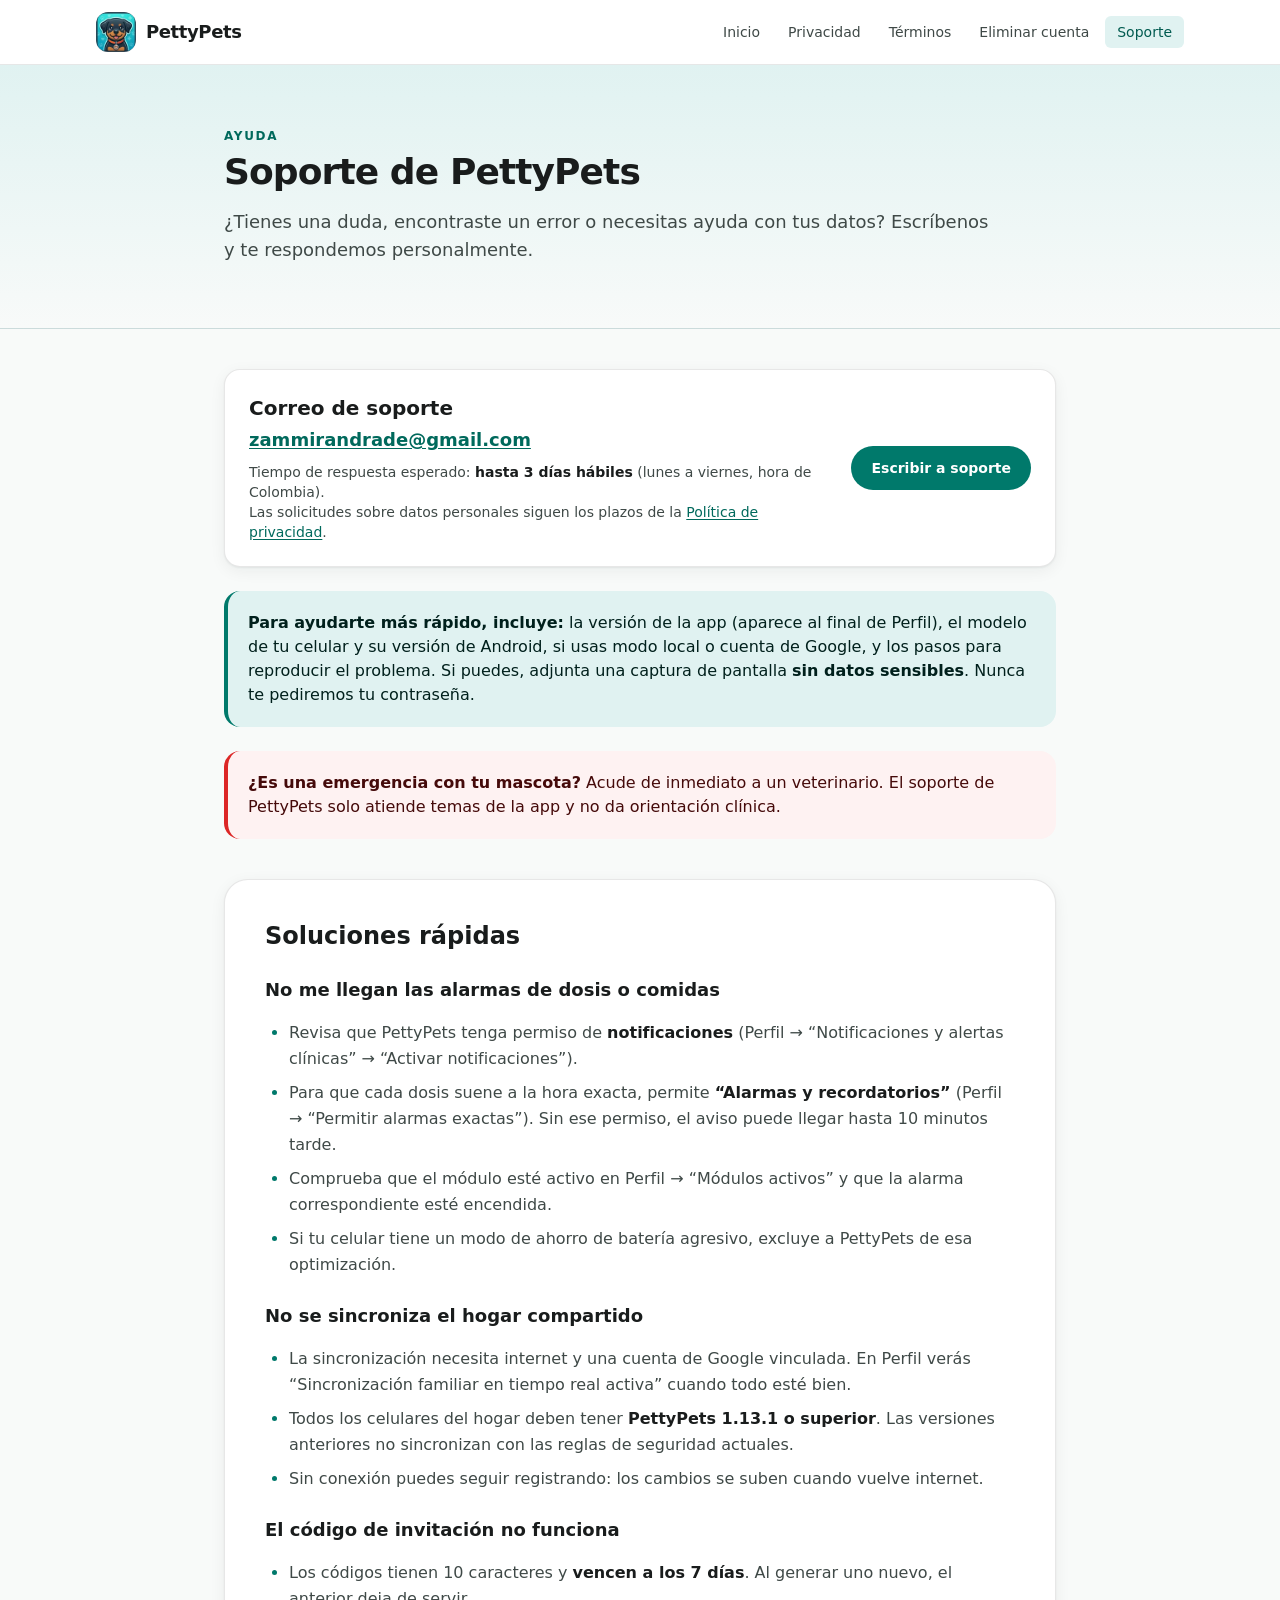
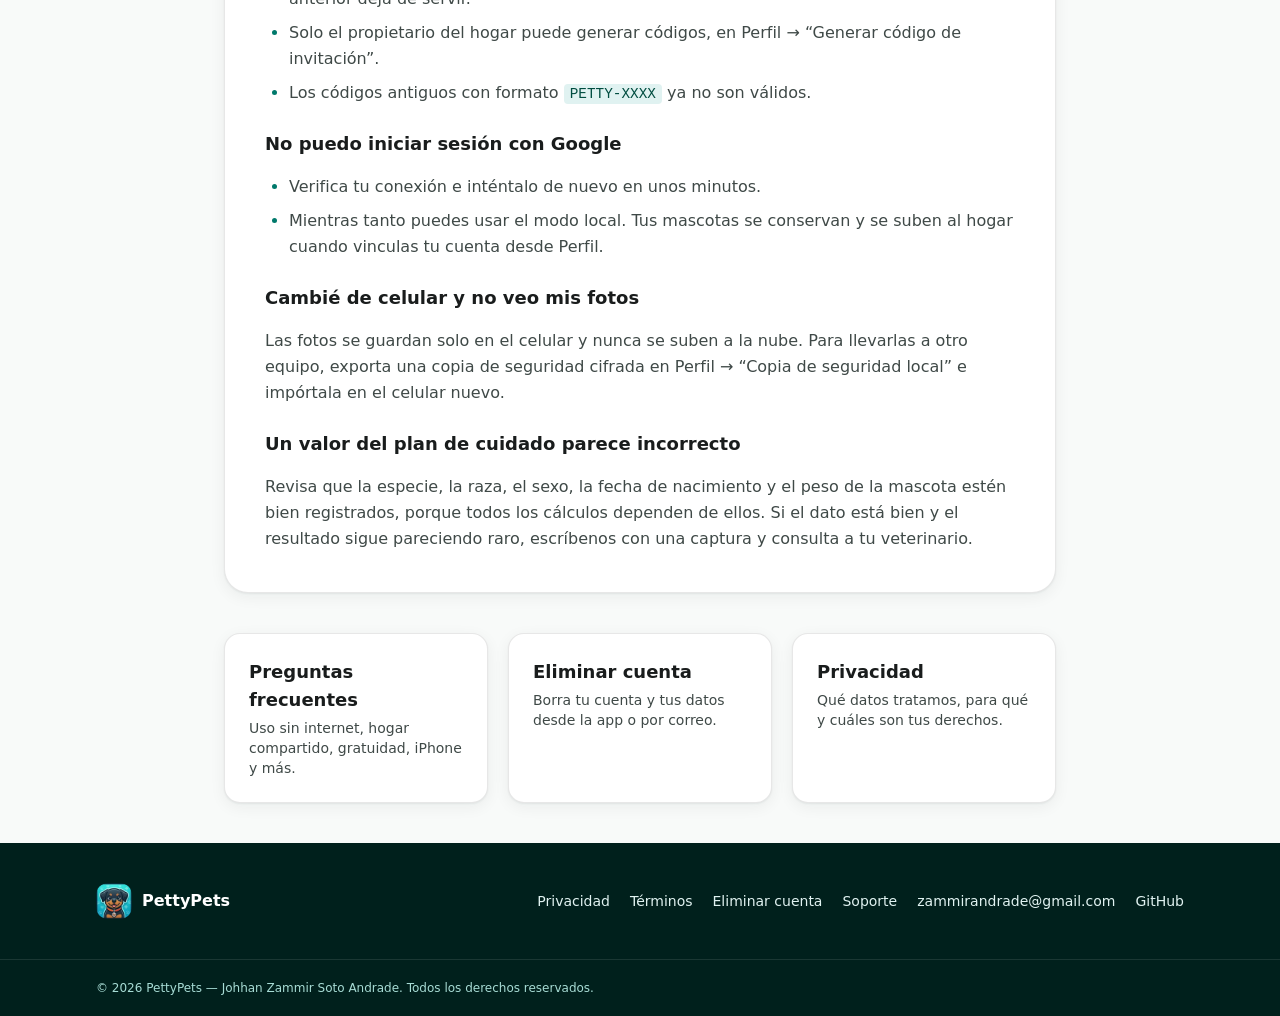
<file: soporte.html>
<!doctype html>
<html lang="es-CO">
<head>
  <meta charset="utf-8">
  <meta name="viewport" content="width=device-width, initial-scale=1">
  <title>Soporte — PettyPets</title>
  <meta name="description" content="Ayuda y soporte de la app PettyPets: correo de contacto, tiempo de respuesta, soluciones a problemas frecuentes, preguntas frecuentes y eliminación de cuenta.">
  <link rel="canonical" href="https://zammir117.github.io/soporte.html">
  <meta name="theme-color" content="#00796B">
  <link rel="icon" href="favicon.svg" type="image/svg+xml">
  <link rel="apple-touch-icon" href="apple-touch-icon.png">
  <link rel="stylesheet" href="assets/css/styles.css">
  <meta property="og:type" content="website">
  <meta property="og:site_name" content="PettyPets">
  <meta property="og:locale" content="es_CO">
  <meta property="og:title" content="Soporte — PettyPets">
  <meta property="og:description" content="Ayuda y soporte de la app PettyPets.">
  <meta property="og:url" content="https://zammir117.github.io/soporte.html">
  <meta property="og:image" content="https://zammir117.github.io/assets/og-image.png">
  <meta property="og:image:width" content="1200">
  <meta property="og:image:height" content="630">
  <meta name="twitter:card" content="summary_large_image">
  <meta name="twitter:title" content="Soporte — PettyPets">
  <meta name="twitter:description" content="Ayuda y soporte de la app PettyPets.">
  <meta name="twitter:image" content="https://zammir117.github.io/assets/og-image.png">
  <script src="assets/js/main.js" defer></script>
</head>
<body class="bg-[#F8FAF9]">
  <a href="#contenido" class="skip-link">Saltar al contenido</a>

  <header class="fixed inset-x-0 top-0 z-50 border-b border-ink/10 bg-white/95 backdrop-blur" data-header>
    <nav class="container-site flex h-16 items-center justify-between gap-4" aria-label="Principal">
      <a href="index.html" class="flex items-center gap-2.5 rounded-lg font-extrabold tracking-tight text-ink">
        <picture><source srcset="assets/img/logo-96.webp" type="image/webp"><img src="assets/logo.png" width="40" height="40" alt="" class="h-10 w-10 rounded-xl"></picture>
        <span class="text-lg">PettyPets</span>
      </a>
      <ul class="hidden items-center gap-1 lg:flex">
        <li><a class="nav-link" href="index.html">Inicio</a></li>
        <li><a class="nav-link" href="privacidad.html">Privacidad</a></li>
        <li><a class="nav-link" href="terminos.html">Términos</a></li>
        <li><a class="nav-link" href="eliminar-cuenta.html">Eliminar cuenta</a></li>
        <li><a class="nav-link bg-brand-50 text-brand-800" href="soporte.html" aria-current="page">Soporte</a></li>
      </ul>
      <button type="button" class="inline-flex h-11 w-11 items-center justify-center rounded-lg text-ink hover:bg-brand-50 lg:hidden" aria-expanded="false" aria-controls="menu-movil" data-menu-button>
        <span class="sr-only" data-menu-label>Abrir menú</span>
        <svg class="h-6 w-6" viewBox="0 0 24 24" fill="none" stroke="currentColor" stroke-width="2" stroke-linecap="round" aria-hidden="true"><path d="M4 7h16M4 12h16M4 17h16"/></svg>
      </button>
    </nav>
    <div id="menu-movil" class="hidden border-t border-ink/10 bg-white lg:hidden" data-menu>
      <ul class="container-site flex flex-col gap-1 py-3">
        <li><a class="nav-link block text-base" href="index.html">Inicio</a></li>
        <li><a class="nav-link block text-base" href="privacidad.html">Privacidad</a></li>
        <li><a class="nav-link block text-base" href="terminos.html">Términos</a></li>
        <li><a class="nav-link block text-base" href="eliminar-cuenta.html">Eliminar cuenta</a></li>
        <li><a class="nav-link block text-base" href="soporte.html" aria-current="page">Soporte</a></li>
      </ul>
    </div>
  </header>

  <main id="contenido" class="pt-16">
    <div class="border-b border-ink/10 bg-gradient-to-b from-brand-50 to-[#F8FAF9]">
      <div class="container-site max-w-4xl py-12 sm:py-16">
        <p class="eyebrow">Ayuda</p>
        <h1 class="mt-2 text-3xl font-extrabold tracking-tight sm:text-4xl">Soporte de PettyPets</h1>
        <p class="mt-4 max-w-3xl text-lg text-ink-soft">¿Tienes una duda, encontraste un error o necesitas ayuda con tus datos? Escríbenos y te respondemos personalmente.</p>
      </div>
    </div>

    <div class="container-site max-w-4xl py-10">
      <section class="card flex flex-col gap-6 sm:flex-row sm:items-center sm:justify-between" aria-labelledby="contacto-t">
        <div>
          <h2 id="contacto-t" class="text-xl font-bold">Correo de soporte</h2>
          <p class="mt-1 text-lg"><a href="mailto:zammirandrade@gmail.com" class="font-semibold text-brand-700 underline underline-offset-2">zammirandrade@gmail.com</a></p>
          <p class="mt-2 text-sm text-ink-soft">Tiempo de respuesta esperado: <strong class="text-ink">hasta 3 días hábiles</strong> (lunes a viernes, hora de Colombia).<br>Las solicitudes sobre datos personales siguen los plazos de la <a href="privacidad.html#derechos" class="font-medium text-brand-700 underline underline-offset-2">Política de privacidad</a>.</p>
        </div>
        <a href="mailto:zammirandrade@gmail.com?subject=Soporte%20PettyPets&amp;body=Hola%3A%0A%0ADescribe%20el%20problema%20o%20la%20pregunta%3A%20%0A%0AVersi%C3%B3n%20de%20la%20app%20%28Perfil%2C%20al%20final%29%3A%20%0AModelo%20de%20celular%20y%20versi%C3%B3n%20de%20Android%3A%20%0A%C2%BFUsas%20modo%20local%20o%20cuenta%20de%20Google%3F%3A%20%0A" class="btn-primary shrink-0">Escribir a soporte</a>
      </section>

      <div class="callout-info">
        <p><strong>Para ayudarte más rápido, incluye:</strong> la versión de la app (aparece al final de Perfil), el modelo de tu celular y su versión de Android, si usas modo local o cuenta de Google, y los pasos para reproducir el problema. Si puedes, adjunta una captura de pantalla <strong>sin datos sensibles</strong>. Nunca te pediremos tu contraseña.</p>
      </div>

      <div class="callout-warn">
        <p><strong>¿Es una emergencia con tu mascota?</strong> Acude de inmediato a un veterinario. El soporte de PettyPets solo atiende temas de la app y no da orientación clínica.</p>
      </div>

      <section class="legal mt-10 rounded-3xl border border-ink/10 bg-white p-6 shadow-card sm:p-10" aria-labelledby="problemas-t">
        <h2 id="problemas-t" class="!mt-0 !border-t-0 !pt-0">Soluciones rápidas</h2>

        <h3>No me llegan las alarmas de dosis o comidas</h3>
        <ul>
          <li>Revisa que PettyPets tenga permiso de <strong>notificaciones</strong> (Perfil → “Notificaciones y alertas clínicas” → “Activar notificaciones”).</li>
          <li>Para que cada dosis suene a la hora exacta, permite <strong>“Alarmas y recordatorios”</strong> (Perfil → “Permitir alarmas exactas”). Sin ese permiso, el aviso puede llegar hasta 10 minutos tarde.</li>
          <li>Comprueba que el módulo esté activo en Perfil → “Módulos activos” y que la alarma correspondiente esté encendida.</li>
          <li>Si tu celular tiene un modo de ahorro de batería agresivo, excluye a PettyPets de esa optimización.</li>
        </ul>

        <h3>No se sincroniza el hogar compartido</h3>
        <ul>
          <li>La sincronización necesita internet y una cuenta de Google vinculada. En Perfil verás “Sincronización familiar en tiempo real activa” cuando todo esté bien.</li>
          <li>Todos los celulares del hogar deben tener <strong>PettyPets 1.13.1 o superior</strong>. Las versiones anteriores no sincronizan con las reglas de seguridad actuales.</li>
          <li>Sin conexión puedes seguir registrando: los cambios se suben cuando vuelve internet.</li>
        </ul>

        <h3>El código de invitación no funciona</h3>
        <ul>
          <li>Los códigos tienen 10 caracteres y <strong>vencen a los 7 días</strong>. Al generar uno nuevo, el anterior deja de servir.</li>
          <li>Solo el propietario del hogar puede generar códigos, en Perfil → “Generar código de invitación”.</li>
          <li>Los códigos antiguos con formato <code>PETTY-XXXX</code> ya no son válidos.</li>
        </ul>

        <h3>No puedo iniciar sesión con Google</h3>
        <ul>
          <li>Verifica tu conexión e inténtalo de nuevo en unos minutos.</li>
          <li>Mientras tanto puedes usar el modo local. Tus mascotas se conservan y se suben al hogar cuando vinculas tu cuenta desde Perfil.</li>
        </ul>

        <h3>Cambié de celular y no veo mis fotos</h3>
        <p>Las fotos se guardan solo en el celular y nunca se suben a la nube. Para llevarlas a otro equipo, exporta una copia de seguridad cifrada en Perfil → “Copia de seguridad local” e impórtala en el celular nuevo.</p>

        <h3>Un valor del plan de cuidado parece incorrecto</h3>
        <p>Revisa que la especie, la raza, el sexo, la fecha de nacimiento y el peso de la mascota estén bien registrados, porque todos los cálculos dependen de ellos. Si el dato está bien y el resultado sigue pareciendo raro, escríbenos con una captura y consulta a tu veterinario.</p>
      </section>

      <section class="mt-10 grid gap-5 sm:grid-cols-3" aria-label="Más ayuda">
        <a href="index.html#faq" class="card block transition-colors hover:border-brand-300">
          <h2 class="text-lg font-bold">Preguntas frecuentes</h2>
          <p class="mt-1 text-sm text-ink-soft">Uso sin internet, hogar compartido, gratuidad, iPhone y más.</p>
        </a>
        <a href="eliminar-cuenta.html" class="card block transition-colors hover:border-brand-300">
          <h2 class="text-lg font-bold">Eliminar cuenta</h2>
          <p class="mt-1 text-sm text-ink-soft">Borra tu cuenta y tus datos desde la app o por correo.</p>
        </a>
        <a href="privacidad.html" class="card block transition-colors hover:border-brand-300">
          <h2 class="text-lg font-bold">Privacidad</h2>
          <p class="mt-1 text-sm text-ink-soft">Qué datos tratamos, para qué y cuáles son tus derechos.</p>
        </a>
      </section>
    </div>
  </main>

  <footer class="on-dark bg-brand-950 text-brand-50">
    <div class="container-site flex flex-col gap-6 py-10 md:flex-row md:items-center md:justify-between">
      <a href="index.html" class="inline-flex items-center gap-2.5 rounded-lg font-extrabold text-white">
        <picture><source srcset="assets/img/logo-96.webp" type="image/webp"><img src="assets/logo.png" width="36" height="36" alt="" loading="lazy" class="h-9 w-9 rounded-xl"></picture>
        PettyPets
      </a>
      <nav aria-label="Legal">
        <ul class="flex flex-wrap gap-x-5 gap-y-2 text-sm">
          <li><a class="rounded hover:text-white hover:underline" href="privacidad.html">Privacidad</a></li>
          <li><a class="rounded hover:text-white hover:underline" href="terminos.html">Términos</a></li>
          <li><a class="rounded hover:text-white hover:underline" href="eliminar-cuenta.html">Eliminar cuenta</a></li>
          <li><a class="rounded hover:text-white hover:underline" href="soporte.html">Soporte</a></li>
          <li><a class="rounded hover:text-white hover:underline" href="mailto:zammirandrade@gmail.com">zammirandrade@gmail.com</a></li>
          <li><a class="rounded hover:text-white hover:underline" href="https://github.com/Zammir117" rel="noopener">GitHub</a></li>
        </ul>
      </nav>
    </div>
    <div class="border-t border-white/10">
      <p class="container-site py-5 text-xs text-brand-200">© <span data-year>2026</span> PettyPets — Johhan Zammir Soto Andrade. Todos los derechos reservados.</p>
    </div>
  </footer>
</body>
</html>
</file>
<file: assets/css/styles.css>
*,:after,:before{--tw-border-spacing-x:0;--tw-border-spacing-y:0;--tw-translate-x:0;--tw-translate-y:0;--tw-rotate:0;--tw-skew-x:0;--tw-skew-y:0;--tw-scale-x:1;--tw-scale-y:1;--tw-pan-x: ;--tw-pan-y: ;--tw-pinch-zoom: ;--tw-scroll-snap-strictness:proximity;--tw-gradient-from-position: ;--tw-gradient-via-position: ;--tw-gradient-to-position: ;--tw-ordinal: ;--tw-slashed-zero: ;--tw-numeric-figure: ;--tw-numeric-spacing: ;--tw-numeric-fraction: ;--tw-ring-inset: ;--tw-ring-offset-width:0px;--tw-ring-offset-color:#fff;--tw-ring-color:rgba(59,130,246,.5);--tw-ring-offset-shadow:0 0 #0000;--tw-ring-shadow:0 0 #0000;--tw-shadow:0 0 #0000;--tw-shadow-colored:0 0 #0000;--tw-blur: ;--tw-brightness: ;--tw-contrast: ;--tw-grayscale: ;--tw-hue-rotate: ;--tw-invert: ;--tw-saturate: ;--tw-sepia: ;--tw-drop-shadow: ;--tw-backdrop-blur: ;--tw-backdrop-brightness: ;--tw-backdrop-contrast: ;--tw-backdrop-grayscale: ;--tw-backdrop-hue-rotate: ;--tw-backdrop-invert: ;--tw-backdrop-opacity: ;--tw-backdrop-saturate: ;--tw-backdrop-sepia: ;--tw-contain-size: ;--tw-contain-layout: ;--tw-contain-paint: ;--tw-contain-style: }::backdrop{--tw-border-spacing-x:0;--tw-border-spacing-y:0;--tw-translate-x:0;--tw-translate-y:0;--tw-rotate:0;--tw-skew-x:0;--tw-skew-y:0;--tw-scale-x:1;--tw-scale-y:1;--tw-pan-x: ;--tw-pan-y: ;--tw-pinch-zoom: ;--tw-scroll-snap-strictness:proximity;--tw-gradient-from-position: ;--tw-gradient-via-position: ;--tw-gradient-to-position: ;--tw-ordinal: ;--tw-slashed-zero: ;--tw-numeric-figure: ;--tw-numeric-spacing: ;--tw-numeric-fraction: ;--tw-ring-inset: ;--tw-ring-offset-width:0px;--tw-ring-offset-color:#fff;--tw-ring-color:rgba(59,130,246,.5);--tw-ring-offset-shadow:0 0 #0000;--tw-ring-shadow:0 0 #0000;--tw-shadow:0 0 #0000;--tw-shadow-colored:0 0 #0000;--tw-blur: ;--tw-brightness: ;--tw-contrast: ;--tw-grayscale: ;--tw-hue-rotate: ;--tw-invert: ;--tw-saturate: ;--tw-sepia: ;--tw-drop-shadow: ;--tw-backdrop-blur: ;--tw-backdrop-brightness: ;--tw-backdrop-contrast: ;--tw-backdrop-grayscale: ;--tw-backdrop-hue-rotate: ;--tw-backdrop-invert: ;--tw-backdrop-opacity: ;--tw-backdrop-saturate: ;--tw-backdrop-sepia: ;--tw-contain-size: ;--tw-contain-layout: ;--tw-contain-paint: ;--tw-contain-style: }/*! tailwindcss v3.4.17 | MIT License | https://tailwindcss.com*/*,:after,:before{border:0 solid #e5e7eb;box-sizing:border-box}:after,:before{--tw-content:""}:host,html{line-height:1.5;-webkit-text-size-adjust:100%;font-family:system-ui,-apple-system,Segoe UI,Roboto,Helvetica Neue,Arial,sans-serif;font-feature-settings:normal;font-variation-settings:normal;-moz-tab-size:4;-o-tab-size:4;tab-size:4;-webkit-tap-highlight-color:transparent}body{line-height:inherit;margin:0}hr{border-top-width:1px;color:inherit;height:0}abbr:where([title]){-webkit-text-decoration:underline dotted;text-decoration:underline dotted}h1,h2,h3,h4,h5,h6{font-size:inherit;font-weight:inherit}a{color:inherit;text-decoration:inherit}b,strong{font-weight:bolder}code,kbd,pre,samp{font-family:ui-monospace,SFMono-Regular,Menlo,Monaco,Consolas,Liberation Mono,Courier New,monospace;font-feature-settings:normal;font-size:1em;font-variation-settings:normal}small{font-size:80%}sub,sup{font-size:75%;line-height:0;position:relative;vertical-align:baseline}sub{bottom:-.25em}sup{top:-.5em}table{border-collapse:collapse;border-color:inherit;text-indent:0}button,input,optgroup,select,textarea{color:inherit;font-family:inherit;font-feature-settings:inherit;font-size:100%;font-variation-settings:inherit;font-weight:inherit;letter-spacing:inherit;line-height:inherit;margin:0;padding:0}button,select{text-transform:none}button,input:where([type=button]),input:where([type=reset]),input:where([type=submit]){-webkit-appearance:button;background-color:transparent;background-image:none}:-moz-focusring{outline:auto}:-moz-ui-invalid{box-shadow:none}progress{vertical-align:baseline}::-webkit-inner-spin-button,::-webkit-outer-spin-button{height:auto}[type=search]{-webkit-appearance:textfield;outline-offset:-2px}::-webkit-search-decoration{-webkit-appearance:none}::-webkit-file-upload-button{-webkit-appearance:button;font:inherit}summary{display:list-item}blockquote,dd,dl,figure,h1,h2,h3,h4,h5,h6,hr,p,pre{margin:0}fieldset{margin:0}fieldset,legend{padding:0}menu,ol,ul{list-style:none;margin:0;padding:0}dialog{padding:0}textarea{resize:vertical}input::-moz-placeholder,textarea::-moz-placeholder{color:#9ca3af;opacity:1}input::placeholder,textarea::placeholder{color:#9ca3af;opacity:1}[role=button],button{cursor:pointer}:disabled{cursor:default}audio,canvas,embed,iframe,img,object,svg,video{display:block;vertical-align:middle}img,video{height:auto;max-width:100%}[hidden]:where(:not([hidden=until-found])){display:none}html{-webkit-text-size-adjust:100%;scroll-padding-top:5rem}@media (prefers-reduced-motion:no-preference){html{scroll-behavior:smooth}}body{--tw-bg-opacity:1;background-color:rgb(255 255 255/var(--tw-bg-opacity,1));font-family:system-ui,-apple-system,Segoe UI,Roboto,Helvetica Neue,Arial,sans-serif;--tw-text-opacity:1;color:rgb(25 28 28/var(--tw-text-opacity,1));-webkit-font-smoothing:antialiased;-moz-osx-font-smoothing:grayscale}:focus-visible{border-radius:6px;outline:3px solid #00796b;outline-offset:3px}.on-dark :focus-visible{outline-color:#fff}::-moz-selection{--tw-bg-opacity:1;background-color:rgb(167 220 213/var(--tw-bg-opacity,1));--tw-text-opacity:1;color:rgb(0 32 28/var(--tw-text-opacity,1))}::selection{--tw-bg-opacity:1;background-color:rgb(167 220 213/var(--tw-bg-opacity,1));--tw-text-opacity:1;color:rgb(0 32 28/var(--tw-text-opacity,1))}summary::-webkit-details-marker{display:none}.container-site{margin-left:auto;margin-right:auto;max-width:72rem;padding-left:1rem;padding-right:1rem;width:100%}@media (min-width:640px){.container-site{padding-left:1.5rem;padding-right:1.5rem}}@media (min-width:1024px){.container-site{padding-left:2rem;padding-right:2rem}}.skip-link{height:1px;margin:-1px;overflow:hidden;padding:0;position:absolute;width:1px;clip:rect(0,0,0,0);border-width:0;white-space:nowrap}.skip-link:focus{height:auto;margin:0;overflow:visible;position:static;width:auto;clip:auto;border-radius:.5rem;left:1rem;position:fixed;top:1rem;white-space:normal;z-index:100;--tw-bg-opacity:1;background-color:rgb(0 77 64/var(--tw-bg-opacity,1));font-weight:600;padding:.5rem 1rem;--tw-text-opacity:1;color:rgb(255 255 255/var(--tw-text-opacity,1))}.btn,.btn-primary{align-items:center;border-radius:9999px;display:inline-flex;font-size:.875rem;font-weight:600;gap:.5rem;justify-content:center;line-height:1.25rem;min-height:44px;padding:.625rem 1.25rem;transition-duration:.15s;transition-property:color,background-color,border-color,text-decoration-color,fill,stroke;transition-timing-function:cubic-bezier(.4,0,.2,1)}.btn-primary{--tw-bg-opacity:1;background-color:rgb(0 121 107/var(--tw-bg-opacity,1));--tw-text-opacity:1;color:rgb(255 255 255/var(--tw-text-opacity,1))}.btn-primary:hover{--tw-bg-opacity:1;background-color:rgb(0 91 80/var(--tw-bg-opacity,1))}.btn-secondary{align-items:center;border-radius:9999px;border-width:1px;display:inline-flex;font-size:.875rem;font-weight:600;gap:.5rem;justify-content:center;line-height:1.25rem;min-height:44px;padding:.625rem 1.25rem;transition-duration:.15s;transition-property:color,background-color,border-color,text-decoration-color,fill,stroke;transition-timing-function:cubic-bezier(.4,0,.2,1);--tw-border-opacity:1;border-color:rgb(0 121 107/var(--tw-border-opacity,1));--tw-bg-opacity:1;background-color:rgb(255 255 255/var(--tw-bg-opacity,1));--tw-text-opacity:1;color:rgb(0 105 92/var(--tw-text-opacity,1))}.btn-secondary:hover{--tw-bg-opacity:1;background-color:rgb(224 242 241/var(--tw-bg-opacity,1))}.btn-light{align-items:center;border-radius:9999px;display:inline-flex;font-size:.875rem;font-weight:600;gap:.5rem;justify-content:center;line-height:1.25rem;min-height:44px;padding:.625rem 1.25rem;transition-duration:.15s;transition-property:color,background-color,border-color,text-decoration-color,fill,stroke;transition-timing-function:cubic-bezier(.4,0,.2,1);--tw-bg-opacity:1;background-color:rgb(255 255 255/var(--tw-bg-opacity,1));--tw-text-opacity:1;color:rgb(0 91 80/var(--tw-text-opacity,1))}.btn-light:hover{--tw-bg-opacity:1;background-color:rgb(224 242 241/var(--tw-bg-opacity,1))}.btn-ghost-light{align-items:center;border-color:hsla(0,0%,100%,.7);border-radius:9999px;border-width:1px;display:inline-flex;font-size:.875rem;font-weight:600;gap:.5rem;justify-content:center;line-height:1.25rem;min-height:44px;padding:.625rem 1.25rem;transition-duration:.15s;transition-property:color,background-color,border-color,text-decoration-color,fill,stroke;transition-timing-function:cubic-bezier(.4,0,.2,1);--tw-text-opacity:1;color:rgb(255 255 255/var(--tw-text-opacity,1))}.btn-ghost-light:hover{background-color:hsla(0,0%,100%,.1)}.store-status{align-items:center;border-color:rgba(25,28,28,.15);border-radius:.75rem;border-width:1px;display:inline-flex;gap:.75rem;min-height:44px;--tw-bg-opacity:1;background-color:rgb(255 255 255/var(--tw-bg-opacity,1));padding:.5rem 1rem;text-align:left;--tw-text-opacity:1;color:rgb(25 28 28/var(--tw-text-opacity,1))}.eyebrow{font-size:.75rem;font-weight:700;letter-spacing:.14em;line-height:1rem;text-transform:uppercase;--tw-text-opacity:1;color:rgb(0 105 92/var(--tw-text-opacity,1))}.section{padding-bottom:4rem;padding-top:4rem}@media (min-width:640px){.section{padding-bottom:5rem;padding-top:5rem}}@media (min-width:1024px){.section{padding-bottom:6rem;padding-top:6rem}}.section-title{font-size:1.875rem;font-weight:800;letter-spacing:-.025em;line-height:2.25rem;margin-top:.5rem;--tw-text-opacity:1;color:rgb(25 28 28/var(--tw-text-opacity,1))}@media (min-width:640px){.section-title{font-size:2.25rem;line-height:2.5rem}}.section-lead{font-size:1.125rem;line-height:1.75rem;line-height:1.625;margin-top:1rem;max-width:42rem;--tw-text-opacity:1;color:rgb(63 73 71/var(--tw-text-opacity,1))}.card{border-color:rgba(25,28,28,.1);border-radius:1rem;border-width:1px;--tw-bg-opacity:1;background-color:rgb(255 255 255/var(--tw-bg-opacity,1));padding:1.5rem;--tw-shadow:0 1px 2px rgba(0,32,28,.06),0 4px 16px rgba(0,32,28,.06);--tw-shadow-colored:0 1px 2px var(--tw-shadow-color),0 4px 16px var(--tw-shadow-color);box-shadow:var(--tw-ring-offset-shadow,0 0 #0000),var(--tw-ring-shadow,0 0 #0000),var(--tw-shadow)}.nav-link{border-radius:.375rem;font-size:.875rem;font-weight:500;line-height:1.25rem;padding:.5rem .75rem;--tw-text-opacity:1;color:rgb(63 73 71/var(--tw-text-opacity,1))}.nav-link:hover{--tw-bg-opacity:1;background-color:rgb(224 242 241/var(--tw-bg-opacity,1));--tw-text-opacity:1;color:rgb(0 91 80/var(--tw-text-opacity,1))}.legal{font-size:1rem;line-height:1.5rem;line-height:1.625;--tw-text-opacity:1;color:rgb(63 73 71/var(--tw-text-opacity,1))}.legal h2{border-color:rgba(25,28,28,.1);border-top-width:1px;font-size:1.5rem;font-weight:700;line-height:2rem;margin-top:3rem;padding-top:2rem;scroll-margin-top:6rem;--tw-text-opacity:1;color:rgb(25 28 28/var(--tw-text-opacity,1))}.legal h2:first-of-type{margin-top:2rem}.legal h3{font-size:1.125rem;font-weight:600;line-height:1.75rem;margin-top:1.5rem;--tw-text-opacity:1;color:rgb(25 28 28/var(--tw-text-opacity,1))}.legal p,.legal ul{margin-top:1rem}.legal ul{list-style-type:disc}.legal ul>:not([hidden])~:not([hidden]){--tw-space-y-reverse:0;margin-bottom:calc(.5rem*var(--tw-space-y-reverse));margin-top:calc(.5rem*(1 - var(--tw-space-y-reverse)))}.legal ul{padding-left:1.5rem}.legal ol{list-style-type:decimal;margin-top:1rem}.legal ol>:not([hidden])~:not([hidden]){--tw-space-y-reverse:0;margin-bottom:calc(.5rem*var(--tw-space-y-reverse));margin-top:calc(.5rem*(1 - var(--tw-space-y-reverse)))}.legal ol{padding-left:1.5rem}.legal li::marker{--tw-text-opacity:1;color:rgb(0 121 107/var(--tw-text-opacity,1))}.legal a{font-weight:500;--tw-text-opacity:1;color:rgb(0 105 92/var(--tw-text-opacity,1));text-decoration-color:#4db6ac;text-decoration-line:underline;text-underline-offset:2px}.legal a:hover{text-decoration-color:#00695c}.legal strong{font-weight:600;--tw-text-opacity:1;color:rgb(25 28 28/var(--tw-text-opacity,1))}.legal table{border-collapse:collapse;font-size:.875rem;line-height:1.25rem;margin-top:1rem;text-align:left;width:100%}.legal th{border-bottom-width:2px;--tw-border-opacity:1;border-color:rgb(167 220 213/var(--tw-border-opacity,1));--tw-bg-opacity:1;background-color:rgb(224 242 241/var(--tw-bg-opacity,1));font-weight:600;padding:.5rem .75rem;--tw-text-opacity:1;color:rgb(25 28 28/var(--tw-text-opacity,1))}.legal td{border-bottom-width:1px;border-color:rgba(25,28,28,.1);padding:.5rem .75rem;vertical-align:top}.legal .table-wrap{border-color:rgba(25,28,28,.1);border-radius:.75rem;border-width:1px;margin-top:1rem;overflow-x:auto}.legal .table-wrap table{margin-top:0}.legal code{border-radius:.25rem;--tw-bg-opacity:1;background-color:rgb(224 242 241/var(--tw-bg-opacity,1));font-size:.9em;padding:.125rem .375rem;--tw-text-opacity:1;color:rgb(0 77 64/var(--tw-text-opacity,1))}.callout-info{background-color:rgb(224 242 241/var(--tw-bg-opacity,1));border-color:rgb(0 121 107/var(--tw-border-opacity,1));border-left-width:4px;border-radius:1rem;color:rgb(0 32 28/var(--tw-text-opacity,1))}.callout-info,.callout-warn{margin-top:1.5rem;padding:1.25rem;--tw-border-opacity:1;--tw-bg-opacity:1;--tw-text-opacity:1}.callout-warn{background-color:rgb(254 242 242/var(--tw-bg-opacity,1));border-color:rgb(220 38 38/var(--tw-border-opacity,1));border-left-width:4px;border-radius:1rem;color:rgb(69 10 10/var(--tw-text-opacity,1))}.toc a{border-radius:.375rem;display:block;font-size:.875rem;line-height:1.25rem;padding:.375rem .75rem;--tw-text-opacity:1;color:rgb(63 73 71/var(--tw-text-opacity,1));text-decoration-line:none}.toc a:hover{--tw-bg-opacity:1;background-color:rgb(224 242 241/var(--tw-bg-opacity,1));--tw-text-opacity:1;color:rgb(0 91 80/var(--tw-text-opacity,1))}.faq-item{border-color:rgba(25,28,28,.1);border-radius:1rem;border-width:1px;--tw-bg-opacity:1;background-color:rgb(255 255 255/var(--tw-bg-opacity,1));--tw-shadow:0 1px 2px rgba(0,32,28,.06),0 4px 16px rgba(0,32,28,.06);--tw-shadow-colored:0 1px 2px var(--tw-shadow-color),0 4px 16px var(--tw-shadow-color);box-shadow:var(--tw-ring-offset-shadow,0 0 #0000),var(--tw-ring-shadow,0 0 #0000),var(--tw-shadow)}.faq-item summary{align-items:center;border-radius:1rem;cursor:pointer;display:flex;font-weight:600;gap:1rem;justify-content:space-between;list-style-type:none;min-height:56px;padding:1rem 1.25rem;text-align:left;--tw-text-opacity:1;color:rgb(25 28 28/var(--tw-text-opacity,1))}.faq-item summary:hover{background-color:rgba(224,242,241,.6)}.faq-item[open] summary{border-bottom-left-radius:0;border-bottom-right-radius:0}.faq-item .faq-chevron{flex-shrink:0;height:1.25rem;width:1.25rem;--tw-text-opacity:1;color:rgb(0 105 92/var(--tw-text-opacity,1));transition-duration:.15s;transition-property:transform;transition-timing-function:cubic-bezier(.4,0,.2,1)}.faq-item[open] .faq-chevron{--tw-rotate:180deg;transform:translate(var(--tw-translate-x),var(--tw-translate-y)) rotate(var(--tw-rotate)) skewX(var(--tw-skew-x)) skewY(var(--tw-skew-y)) scaleX(var(--tw-scale-x)) scaleY(var(--tw-scale-y))}.faq-item .faq-body{line-height:1.625;padding-bottom:1.25rem;padding-left:1.25rem;padding-right:1.25rem;--tw-text-opacity:1;color:rgb(63 73 71/var(--tw-text-opacity,1))}.phone{border-radius:2.25rem;margin-left:auto;margin-right:auto;position:relative;width:260px;--tw-bg-opacity:1;background-color:rgb(25 28 28/var(--tw-bg-opacity,1));padding:.625rem;--tw-shadow:0 30px 60px -20px rgba(0,32,28,.45),0 0 0 1px rgba(0,0,0,.08);--tw-shadow-colored:0 30px 60px -20px var(--tw-shadow-color),0 0 0 1px var(--tw-shadow-color);box-shadow:var(--tw-ring-offset-shadow,0 0 #0000),var(--tw-ring-shadow,0 0 #0000),var(--tw-shadow)}@media (min-width:640px){.phone{width:290px}}.phone-screen{border-radius:1.4rem;overflow:hidden;position:relative;width:100%;--tw-bg-opacity:1;background-color:rgb(248 250 249/var(--tw-bg-opacity,1))}.phone-notch{height:.625rem;left:50%;position:absolute;top:1rem;width:.625rem;z-index:20;--tw-translate-x:-50%;border-radius:9999px;transform:translate(var(--tw-translate-x),var(--tw-translate-y)) rotate(var(--tw-rotate)) skewX(var(--tw-skew-x)) skewY(var(--tw-skew-y)) scaleX(var(--tw-scale-x)) scaleY(var(--tw-scale-y));--tw-bg-opacity:1;background-color:rgb(25 28 28/var(--tw-bg-opacity,1));--tw-ring-offset-shadow:var(--tw-ring-inset) 0 0 0 var(--tw-ring-offset-width) var(--tw-ring-offset-color);--tw-ring-shadow:var(--tw-ring-inset) 0 0 0 calc(2px + var(--tw-ring-offset-width)) var(--tw-ring-color);box-shadow:var(--tw-ring-offset-shadow),var(--tw-ring-shadow),var(--tw-shadow,0 0 #0000);--tw-ring-color:rgba(25,28,28,.4)}.phone-screen>img{display:block;height:auto;width:100%}.gallery-track{display:flex;margin-left:-1rem;margin-right:-1rem;margin-top:2.5rem;scroll-snap-type:x var(--tw-scroll-snap-strictness);--tw-scroll-snap-strictness:mandatory;gap:1.25rem;overflow-x:auto;padding:.5rem 1rem 1.5rem;scroll-padding-left:1rem;scroll-padding-right:1rem}@media (min-width:640px){.gallery-track{margin-left:-1.5rem;margin-right:-1.5rem;padding-left:1.5rem;padding-right:1.5rem;scroll-padding-left:1.5rem;scroll-padding-right:1.5rem}}@media (min-width:1024px){.gallery-track{gap:2rem;margin-left:-2rem;margin-right:-2rem;padding-left:2rem;padding-right:2rem;scroll-padding-left:2rem;scroll-padding-right:2rem}}.gallery-track{overscroll-behavior-x:contain;scrollbar-width:none}.gallery-track::-webkit-scrollbar{display:none}.gallery-item{flex-shrink:0;scroll-snap-align:center;width:220px}@media (min-width:640px){.gallery-item{scroll-snap-align:start;width:240px}}.shot-phone{border-radius:1.6rem;cursor:zoom-in;display:block;width:100%;--tw-bg-opacity:1;background-color:rgb(25 28 28/var(--tw-bg-opacity,1));padding:.375rem;--tw-shadow:0 30px 60px -20px rgba(0,32,28,.45),0 0 0 1px rgba(0,0,0,.08);--tw-shadow-colored:0 30px 60px -20px var(--tw-shadow-color),0 0 0 1px var(--tw-shadow-color);box-shadow:var(--tw-ring-offset-shadow,0 0 #0000),var(--tw-ring-shadow,0 0 #0000),var(--tw-shadow);transition-duration:.15s;transition-property:transform;transition-timing-function:cubic-bezier(.4,0,.2,1)}@media (prefers-reduced-motion:no-preference){.shot-phone:hover{transform:translateY(-4px)}}.shot-phone img{border-radius:1.15rem;display:block;height:auto;width:100%;--tw-bg-opacity:1;background-color:rgb(248 250 249/var(--tw-bg-opacity,1))}.gallery-arrow{align-items:center;border-color:rgba(25,28,28,.15);border-radius:9999px;border-width:1px;display:inline-flex;height:2.75rem;justify-content:center;width:2.75rem;--tw-bg-opacity:1;background-color:rgb(255 255 255/var(--tw-bg-opacity,1));--tw-text-opacity:1;color:rgb(25 28 28/var(--tw-text-opacity,1));transition-duration:.15s;transition-property:color,background-color,border-color,text-decoration-color,fill,stroke;transition-timing-function:cubic-bezier(.4,0,.2,1)}.gallery-arrow:hover{--tw-border-opacity:1;border-color:rgb(0 121 107/var(--tw-border-opacity,1));--tw-text-opacity:1;color:rgb(0 105 92/var(--tw-text-opacity,1))}.gallery-arrow:disabled{cursor:default;opacity:.4}.gallery-arrow:hover:disabled{border-color:rgba(25,28,28,.15);--tw-text-opacity:1;color:rgb(25 28 28/var(--tw-text-opacity,1))}.gallery-dot{align-items:center;border-radius:9999px;display:inline-flex;height:2rem;justify-content:center;width:2rem}.gallery-dot span{background-color:rgba(25,28,28,.25);border-radius:9999px;display:block;height:.625rem;transition-duration:.15s;transition-property:all;transition-timing-function:cubic-bezier(.4,0,.2,1);width:.625rem}.gallery-dot[aria-current=true] span{width:1.5rem;--tw-bg-opacity:1;background-color:rgb(0 121 107/var(--tw-bg-opacity,1))}.lightbox{background-color:transparent;margin:auto;max-height:100%;max-width:100%;overflow:visible;padding:1.5rem}.lightbox::backdrop{background:rgba(0,20,18,.88)}.lightbox-close{align-items:center;border-radius:9999px;display:inline-flex;height:2.75rem;justify-content:center;position:absolute;right:-.5rem;top:-.5rem;width:2.75rem;z-index:10;--tw-bg-opacity:1;background-color:rgb(255 255 255/var(--tw-bg-opacity,1));--tw-text-opacity:1;color:rgb(25 28 28/var(--tw-text-opacity,1));--tw-shadow:0 1px 2px rgba(0,32,28,.06),0 4px 16px rgba(0,32,28,.06);--tw-shadow-colored:0 1px 2px var(--tw-shadow-color),0 4px 16px var(--tw-shadow-color);box-shadow:var(--tw-ring-offset-shadow,0 0 #0000),var(--tw-ring-shadow,0 0 #0000),var(--tw-shadow)}.lightbox-close:hover{--tw-bg-opacity:1;background-color:rgb(224 242 241/var(--tw-bg-opacity,1))}@media (min-width:640px){.lightbox-close{right:-1.25rem;top:-1.25rem}}html:has(dialog[open]){overflow:hidden}.sr-only{height:1px;margin:-1px;overflow:hidden;padding:0;position:absolute;width:1px;clip:rect(0,0,0,0);border-width:0;white-space:nowrap}.pointer-events-none{pointer-events:none}.visible{visibility:visible}.fixed{position:fixed}.absolute{position:absolute}.relative{position:relative}.inset-x-0{left:0;right:0}.-left-40{left:-10rem}.-right-24{right:-6rem}.-right-32{right:-8rem}.-top-32{top:-8rem}.top-0{top:0}.top-10{top:2.5rem}.top-64{top:16rem}.z-50{z-index:50}.order-first{order:-9999}.mx-2{margin-left:.5rem;margin-right:.5rem}.mx-auto{margin-left:auto;margin-right:auto}.\!mt-0{margin-top:0!important}.mt-0\.5{margin-top:.125rem}.mt-1{margin-top:.25rem}.mt-1\.5{margin-top:.375rem}.mt-10{margin-top:2.5rem}.mt-12{margin-top:3rem}.mt-14{margin-top:3.5rem}.mt-2{margin-top:.5rem}.mt-3{margin-top:.75rem}.mt-4{margin-top:1rem}.mt-5{margin-top:1.25rem}.mt-6{margin-top:1.5rem}.mt-8{margin-top:2rem}.block{display:block}.inline-block{display:inline-block}.flex{display:flex}.inline-flex{display:inline-flex}.table{display:table}.grid{display:grid}.hidden{display:none}.h-1\.5{height:.375rem}.h-10{height:2.5rem}.h-11{height:2.75rem}.h-12{height:3rem}.h-14{height:3.5rem}.h-16{height:4rem}.h-2{height:.5rem}.h-32{height:8rem}.h-4{height:1rem}.h-40{height:10rem}.h-5{height:1.25rem}.h-6{height:1.5rem}.h-7{height:1.75rem}.h-8{height:2rem}.h-80{height:20rem}.h-9{height:2.25rem}.h-96{height:24rem}.h-auto{height:auto}.max-h-\[80vh\]{max-height:80vh}.min-h-screen{min-height:100vh}.w-1\.5{width:.375rem}.w-10{width:2.5rem}.w-11{width:2.75rem}.w-12{width:3rem}.w-14{width:3.5rem}.w-2{width:.5rem}.w-32{width:8rem}.w-4{width:1rem}.w-40{width:10rem}.w-5{width:1.25rem}.w-6{width:1.5rem}.w-7{width:1.75rem}.w-8{width:2rem}.w-80{width:20rem}.w-9{width:2.25rem}.w-96{width:24rem}.w-auto{width:auto}.w-full{width:100%}.max-w-2xl{max-width:42rem}.max-w-3xl{max-width:48rem}.max-w-4xl{max-width:56rem}.max-w-6xl{max-width:72rem}.max-w-full{max-width:100%}.max-w-md{max-width:28rem}.max-w-sm{max-width:24rem}.max-w-xl{max-width:36rem}.flex-1{flex:1 1 0%}.shrink-0{flex-shrink:0}.resize{resize:both}.list-decimal{list-style-type:decimal}.grid-cols-2{grid-template-columns:repeat(2,minmax(0,1fr))}.flex-col{flex-direction:column}.flex-wrap{flex-wrap:wrap}.items-start{align-items:flex-start}.items-center{align-items:center}.items-stretch{align-items:stretch}.justify-center{justify-content:center}.justify-between{justify-content:space-between}.gap-1{gap:.25rem}.gap-10{gap:2.5rem}.gap-12{gap:3rem}.gap-2{gap:.5rem}.gap-2\.5{gap:.625rem}.gap-3{gap:.75rem}.gap-4{gap:1rem}.gap-5{gap:1.25rem}.gap-6{gap:1.5rem}.gap-x-5{-moz-column-gap:1.25rem;column-gap:1.25rem}.gap-y-2{row-gap:.5rem}.space-y-0\.5>:not([hidden])~:not([hidden]){--tw-space-y-reverse:0;margin-bottom:calc(.125rem*var(--tw-space-y-reverse));margin-top:calc(.125rem*(1 - var(--tw-space-y-reverse)))}.space-y-1\.5>:not([hidden])~:not([hidden]){--tw-space-y-reverse:0;margin-bottom:calc(.375rem*var(--tw-space-y-reverse));margin-top:calc(.375rem*(1 - var(--tw-space-y-reverse)))}.space-y-2>:not([hidden])~:not([hidden]){--tw-space-y-reverse:0;margin-bottom:calc(.5rem*var(--tw-space-y-reverse));margin-top:calc(.5rem*(1 - var(--tw-space-y-reverse)))}.space-y-3>:not([hidden])~:not([hidden]){--tw-space-y-reverse:0;margin-bottom:calc(.75rem*var(--tw-space-y-reverse));margin-top:calc(.75rem*(1 - var(--tw-space-y-reverse)))}.space-y-4>:not([hidden])~:not([hidden]){--tw-space-y-reverse:0;margin-bottom:calc(1rem*var(--tw-space-y-reverse));margin-top:calc(1rem*(1 - var(--tw-space-y-reverse)))}.space-y-5>:not([hidden])~:not([hidden]){--tw-space-y-reverse:0;margin-bottom:calc(1.25rem*var(--tw-space-y-reverse));margin-top:calc(1.25rem*(1 - var(--tw-space-y-reverse)))}.overflow-hidden{overflow:hidden}.rounded{border-radius:.25rem}.rounded-2xl{border-radius:1rem}.rounded-3xl{border-radius:1.5rem}.rounded-\[1\.6rem\]{border-radius:1.6rem}.rounded-\[2rem\]{border-radius:2rem}.rounded-full{border-radius:9999px}.rounded-lg{border-radius:.5rem}.rounded-xl{border-radius:.75rem}.border{border-width:1px}.border-2{border-width:2px}.border-y{border-bottom-width:1px;border-top-width:1px}.\!border-t-0{border-top-width:0!important}.border-b{border-bottom-width:1px}.border-t{border-top-width:1px}.border-t-4{border-top-width:4px}.border-brand-200{--tw-border-opacity:1;border-color:rgb(167 220 213/var(--tw-border-opacity,1))}.border-ink\/10{border-color:rgba(25,28,28,.1)}.border-red-600{--tw-border-opacity:1;border-color:rgb(220 38 38/var(--tw-border-opacity,1))}.border-white\/10{border-color:hsla(0,0%,100%,.1)}.border-white\/15{border-color:hsla(0,0%,100%,.15)}.border-t-brand-600{--tw-border-opacity:1;border-top-color:rgb(0 121 107/var(--tw-border-opacity,1))}.border-t-cyan-500{--tw-border-opacity:1;border-top-color:rgb(6 182 212/var(--tw-border-opacity,1))}.border-t-emerald-500{--tw-border-opacity:1;border-top-color:rgb(16 185 129/var(--tw-border-opacity,1))}.border-t-orange-500{--tw-border-opacity:1;border-top-color:rgb(249 115 22/var(--tw-border-opacity,1))}.border-t-red-500{--tw-border-opacity:1;border-top-color:rgb(239 68 68/var(--tw-border-opacity,1))}.border-t-violet-500{--tw-border-opacity:1;border-top-color:rgb(139 92 246/var(--tw-border-opacity,1))}.bg-\[\#F8FAF9\]{--tw-bg-opacity:1;background-color:rgb(248 250 249/var(--tw-bg-opacity,1))}.bg-brand-200\/40{background-color:rgba(167,220,213,.4)}.bg-brand-50{--tw-bg-opacity:1;background-color:rgb(224 242 241/var(--tw-bg-opacity,1))}.bg-brand-600{--tw-bg-opacity:1;background-color:rgb(0 121 107/var(--tw-bg-opacity,1))}.bg-brand-900{--tw-bg-opacity:1;background-color:rgb(0 77 64/var(--tw-bg-opacity,1))}.bg-brand-950{--tw-bg-opacity:1;background-color:rgb(0 32 28/var(--tw-bg-opacity,1))}.bg-cyan-200\/30{background-color:rgba(165,243,252,.3)}.bg-cyan-50{--tw-bg-opacity:1;background-color:rgb(236 254 255/var(--tw-bg-opacity,1))}.bg-cyan-500{--tw-bg-opacity:1;background-color:rgb(6 182 212/var(--tw-bg-opacity,1))}.bg-emerald-50{--tw-bg-opacity:1;background-color:rgb(236 253 245/var(--tw-bg-opacity,1))}.bg-emerald-500{--tw-bg-opacity:1;background-color:rgb(16 185 129/var(--tw-bg-opacity,1))}.bg-orange-50{--tw-bg-opacity:1;background-color:rgb(255 247 237/var(--tw-bg-opacity,1))}.bg-orange-500{--tw-bg-opacity:1;background-color:rgb(249 115 22/var(--tw-bg-opacity,1))}.bg-red-50{--tw-bg-opacity:1;background-color:rgb(254 242 242/var(--tw-bg-opacity,1))}.bg-red-500{--tw-bg-opacity:1;background-color:rgb(239 68 68/var(--tw-bg-opacity,1))}.bg-violet-50{--tw-bg-opacity:1;background-color:rgb(245 243 255/var(--tw-bg-opacity,1))}.bg-violet-500{--tw-bg-opacity:1;background-color:rgb(139 92 246/var(--tw-bg-opacity,1))}.bg-violet-500\/20{background-color:rgba(139,92,246,.2)}.bg-white{--tw-bg-opacity:1;background-color:rgb(255 255 255/var(--tw-bg-opacity,1))}.bg-white\/5{background-color:hsla(0,0%,100%,.05)}.bg-white\/90{background-color:hsla(0,0%,100%,.9)}.bg-white\/95{background-color:hsla(0,0%,100%,.95)}.bg-gradient-to-b{background-image:linear-gradient(to bottom,var(--tw-gradient-stops))}.bg-gradient-to-br{background-image:linear-gradient(to bottom right,var(--tw-gradient-stops))}.from-brand-50{--tw-gradient-from:#e0f2f1 var(--tw-gradient-from-position);--tw-gradient-to:rgba(224,242,241,0) var(--tw-gradient-to-position);--tw-gradient-stops:var(--tw-gradient-from),var(--tw-gradient-to)}.from-brand-900{--tw-gradient-from:#004d40 var(--tw-gradient-from-position);--tw-gradient-to:rgba(0,77,64,0) var(--tw-gradient-to-position);--tw-gradient-stops:var(--tw-gradient-from),var(--tw-gradient-to)}.via-brand-950{--tw-gradient-to:rgba(0,32,28,0) var(--tw-gradient-to-position);--tw-gradient-stops:var(--tw-gradient-from),#00201c var(--tw-gradient-via-position),var(--tw-gradient-to)}.via-white{--tw-gradient-to:hsla(0,0%,100%,0) var(--tw-gradient-to-position);--tw-gradient-stops:var(--tw-gradient-from),#fff var(--tw-gradient-via-position),var(--tw-gradient-to)}.to-\[\#0B1F1C\]{--tw-gradient-to:#0b1f1c var(--tw-gradient-to-position)}.to-\[\#F8FAF9\]{--tw-gradient-to:#f8faf9 var(--tw-gradient-to-position)}.to-white{--tw-gradient-to:#fff var(--tw-gradient-to-position)}.p-4{padding:1rem}.p-5{padding:1.25rem}.p-6{padding:1.5rem}.px-1\.5{padding-left:.375rem;padding-right:.375rem}.px-2\.5{padding-left:.625rem;padding-right:.625rem}.px-3{padding-left:.75rem;padding-right:.75rem}.px-6{padding-left:1.5rem;padding-right:1.5rem}.px-7{padding-left:1.75rem;padding-right:1.75rem}.py-0\.5{padding-bottom:.125rem;padding-top:.125rem}.py-1{padding-bottom:.25rem;padding-top:.25rem}.py-10{padding-bottom:2.5rem;padding-top:2.5rem}.py-12{padding-bottom:3rem;padding-top:3rem}.py-14{padding-bottom:3.5rem;padding-top:3.5rem}.py-16{padding-bottom:4rem;padding-top:4rem}.py-3{padding-bottom:.75rem;padding-top:.75rem}.py-5{padding-bottom:1.25rem;padding-top:1.25rem}.py-8{padding-bottom:2rem;padding-top:2rem}.\!pt-0{padding-top:0!important}.pb-16{padding-bottom:4rem}.pl-5{padding-left:1.25rem}.pt-16{padding-top:4rem}.pt-2{padding-top:.5rem}.pt-28{padding-top:7rem}.text-center{text-align:center}.text-2xl{font-size:1.5rem;line-height:2rem}.text-3xl{font-size:1.875rem;line-height:2.25rem}.text-4xl{font-size:2.25rem;line-height:2.5rem}.text-\[11px\]{font-size:11px}.text-base{font-size:1rem;line-height:1.5rem}.text-lg{font-size:1.125rem;line-height:1.75rem}.text-sm{font-size:.875rem;line-height:1.25rem}.text-xl{font-size:1.25rem;line-height:1.75rem}.text-xs{font-size:.75rem;line-height:1rem}.font-bold{font-weight:700}.font-extrabold{font-weight:800}.font-medium{font-weight:500}.font-semibold{font-weight:600}.uppercase{text-transform:uppercase}.leading-\[1\.1\]{line-height:1.1}.leading-relaxed{line-height:1.625}.leading-tight{line-height:1.25}.tracking-\[0\.14em\]{letter-spacing:.14em}.tracking-tight{letter-spacing:-.025em}.tracking-wide{letter-spacing:.025em}.\!text-red-950{--tw-text-opacity:1!important;color:rgb(69 10 10/var(--tw-text-opacity,1))!important}.text-brand-100{--tw-text-opacity:1;color:rgb(215 242 238/var(--tw-text-opacity,1))}.text-brand-200{--tw-text-opacity:1;color:rgb(167 220 213/var(--tw-text-opacity,1))}.text-brand-300{--tw-text-opacity:1;color:rgb(77 182 172/var(--tw-text-opacity,1))}.text-brand-50{--tw-text-opacity:1;color:rgb(224 242 241/var(--tw-text-opacity,1))}.text-brand-600{--tw-text-opacity:1;color:rgb(0 121 107/var(--tw-text-opacity,1))}.text-brand-700{--tw-text-opacity:1;color:rgb(0 105 92/var(--tw-text-opacity,1))}.text-brand-800{--tw-text-opacity:1;color:rgb(0 91 80/var(--tw-text-opacity,1))}.text-cyan-700{--tw-text-opacity:1;color:rgb(14 116 144/var(--tw-text-opacity,1))}.text-cyan-800{--tw-text-opacity:1;color:rgb(21 94 117/var(--tw-text-opacity,1))}.text-emerald-700{--tw-text-opacity:1;color:rgb(4 120 87/var(--tw-text-opacity,1))}.text-emerald-800{--tw-text-opacity:1;color:rgb(6 95 70/var(--tw-text-opacity,1))}.text-ink{--tw-text-opacity:1;color:rgb(25 28 28/var(--tw-text-opacity,1))}.text-ink-soft{--tw-text-opacity:1;color:rgb(63 73 71/var(--tw-text-opacity,1))}.text-orange-800{--tw-text-opacity:1;color:rgb(154 52 18/var(--tw-text-opacity,1))}.text-red-700{--tw-text-opacity:1;color:rgb(185 28 28/var(--tw-text-opacity,1))}.text-red-800{--tw-text-opacity:1;color:rgb(153 27 27/var(--tw-text-opacity,1))}.text-red-950{--tw-text-opacity:1;color:rgb(69 10 10/var(--tw-text-opacity,1))}.text-violet-700{--tw-text-opacity:1;color:rgb(109 40 217/var(--tw-text-opacity,1))}.text-violet-800{--tw-text-opacity:1;color:rgb(91 33 182/var(--tw-text-opacity,1))}.text-violet-900{--tw-text-opacity:1;color:rgb(76 29 149/var(--tw-text-opacity,1))}.text-white{--tw-text-opacity:1;color:rgb(255 255 255/var(--tw-text-opacity,1))}.underline{text-decoration-line:underline}.underline-offset-2{text-underline-offset:2px}.shadow-card{--tw-shadow:0 1px 2px rgba(0,32,28,.06),0 4px 16px rgba(0,32,28,.06);--tw-shadow-colored:0 1px 2px var(--tw-shadow-color),0 4px 16px var(--tw-shadow-color);box-shadow:var(--tw-ring-offset-shadow,0 0 #0000),var(--tw-ring-shadow,0 0 #0000),var(--tw-shadow)}.blur-3xl{--tw-blur:blur(64px);filter:var(--tw-blur) var(--tw-brightness) var(--tw-contrast) var(--tw-grayscale) var(--tw-hue-rotate) var(--tw-invert) var(--tw-saturate) var(--tw-sepia) var(--tw-drop-shadow)}.backdrop-blur{--tw-backdrop-blur:blur(8px)}.backdrop-blur,.backdrop-filter{-webkit-backdrop-filter:var(--tw-backdrop-blur) var(--tw-backdrop-brightness) var(--tw-backdrop-contrast) var(--tw-backdrop-grayscale) var(--tw-backdrop-hue-rotate) var(--tw-backdrop-invert) var(--tw-backdrop-opacity) var(--tw-backdrop-saturate) var(--tw-backdrop-sepia);backdrop-filter:var(--tw-backdrop-blur) var(--tw-backdrop-brightness) var(--tw-backdrop-contrast) var(--tw-backdrop-grayscale) var(--tw-backdrop-hue-rotate) var(--tw-backdrop-invert) var(--tw-backdrop-opacity) var(--tw-backdrop-saturate) var(--tw-backdrop-sepia)}.transition-colors{transition-duration:.15s;transition-property:color,background-color,border-color,text-decoration-color,fill,stroke;transition-timing-function:cubic-bezier(.4,0,.2,1)}@media (prefers-reduced-motion:reduce){*,:after,:before{animation-duration:.01ms!important;animation-iteration-count:1!important;scroll-behavior:auto!important;transition-duration:.01ms!important}}.marker\:font-bold ::marker{font-weight:700}.marker\:text-brand-700 ::marker{color:#00695c}.marker\:font-bold::marker{font-weight:700}.marker\:text-brand-700::marker{color:#00695c}.hover\:border-brand-300:hover{--tw-border-opacity:1;border-color:rgb(77 182 172/var(--tw-border-opacity,1))}.hover\:bg-brand-50:hover{--tw-bg-opacity:1;background-color:rgb(224 242 241/var(--tw-bg-opacity,1))}.hover\:text-white:hover{--tw-text-opacity:1;color:rgb(255 255 255/var(--tw-text-opacity,1))}.hover\:underline:hover{text-decoration-line:underline}@supports ((-webkit-backdrop-filter:var(--tw )) or (backdrop-filter:var(--tw ))){.supports-\[backdrop-filter\]\:bg-white\/80{background-color:hsla(0,0%,100%,.8)}}@media (min-width:640px){.sm\:flex{display:flex}.sm\:inline-flex{display:inline-flex}.sm\:h-48{height:12rem}.sm\:w-48{width:12rem}.sm\:grid-cols-2{grid-template-columns:repeat(2,minmax(0,1fr))}.sm\:grid-cols-3{grid-template-columns:repeat(3,minmax(0,1fr))}.sm\:flex-row{flex-direction:row}.sm\:items-end{align-items:flex-end}.sm\:items-center{align-items:center}.sm\:justify-center{justify-content:center}.sm\:justify-between{justify-content:space-between}.sm\:p-10{padding:2.5rem}.sm\:p-8{padding:2rem}.sm\:py-16{padding-bottom:4rem;padding-top:4rem}.sm\:pt-32{padding-top:8rem}.sm\:text-3xl{font-size:1.875rem;line-height:2.25rem}.sm\:text-4xl{font-size:2.25rem;line-height:2.5rem}.sm\:text-5xl{font-size:3rem;line-height:1}}@media (min-width:768px){.md\:grid-cols-2{grid-template-columns:repeat(2,minmax(0,1fr))}.md\:grid-cols-3{grid-template-columns:repeat(3,minmax(0,1fr))}.md\:grid-cols-4{grid-template-columns:repeat(4,minmax(0,1fr))}.md\:grid-cols-\[1\.4fr_1fr_1fr\]{grid-template-columns:1.4fr 1fr 1fr}.md\:flex-row{flex-direction:row}.md\:items-center{align-items:center}.md\:justify-between{justify-content:space-between}}@media (min-width:1024px){.lg\:sticky{position:sticky}.lg\:top-24{top:6rem}.lg\:mx-0{margin-left:0;margin-right:0}.lg\:flex{display:flex}.lg\:hidden{display:none}.lg\:grid-cols-2{grid-template-columns:repeat(2,minmax(0,1fr))}.lg\:grid-cols-3{grid-template-columns:repeat(3,minmax(0,1fr))}.lg\:grid-cols-4{grid-template-columns:repeat(4,minmax(0,1fr))}.lg\:grid-cols-\[1\.15fr_1fr\]{grid-template-columns:1.15fr 1fr}.lg\:grid-cols-\[16rem_1fr\]{grid-template-columns:16rem 1fr}.lg\:grid-cols-\[1fr_auto_1fr_auto_1fr\]{grid-template-columns:1fr auto 1fr auto 1fr}.lg\:grid-cols-\[auto_1fr\]{grid-template-columns:auto 1fr}.lg\:flex-row{flex-direction:row}.lg\:justify-start{justify-content:flex-start}.lg\:justify-between{justify-content:space-between}.lg\:self-start{align-self:flex-start}.lg\:pb-24{padding-bottom:6rem}.lg\:text-left{text-align:left}.lg\:text-\[3\.4rem\]{font-size:3.4rem}}@media (min-width:1280px){.xl\:flex{display:flex}.xl\:hidden{display:none}}
</file>
